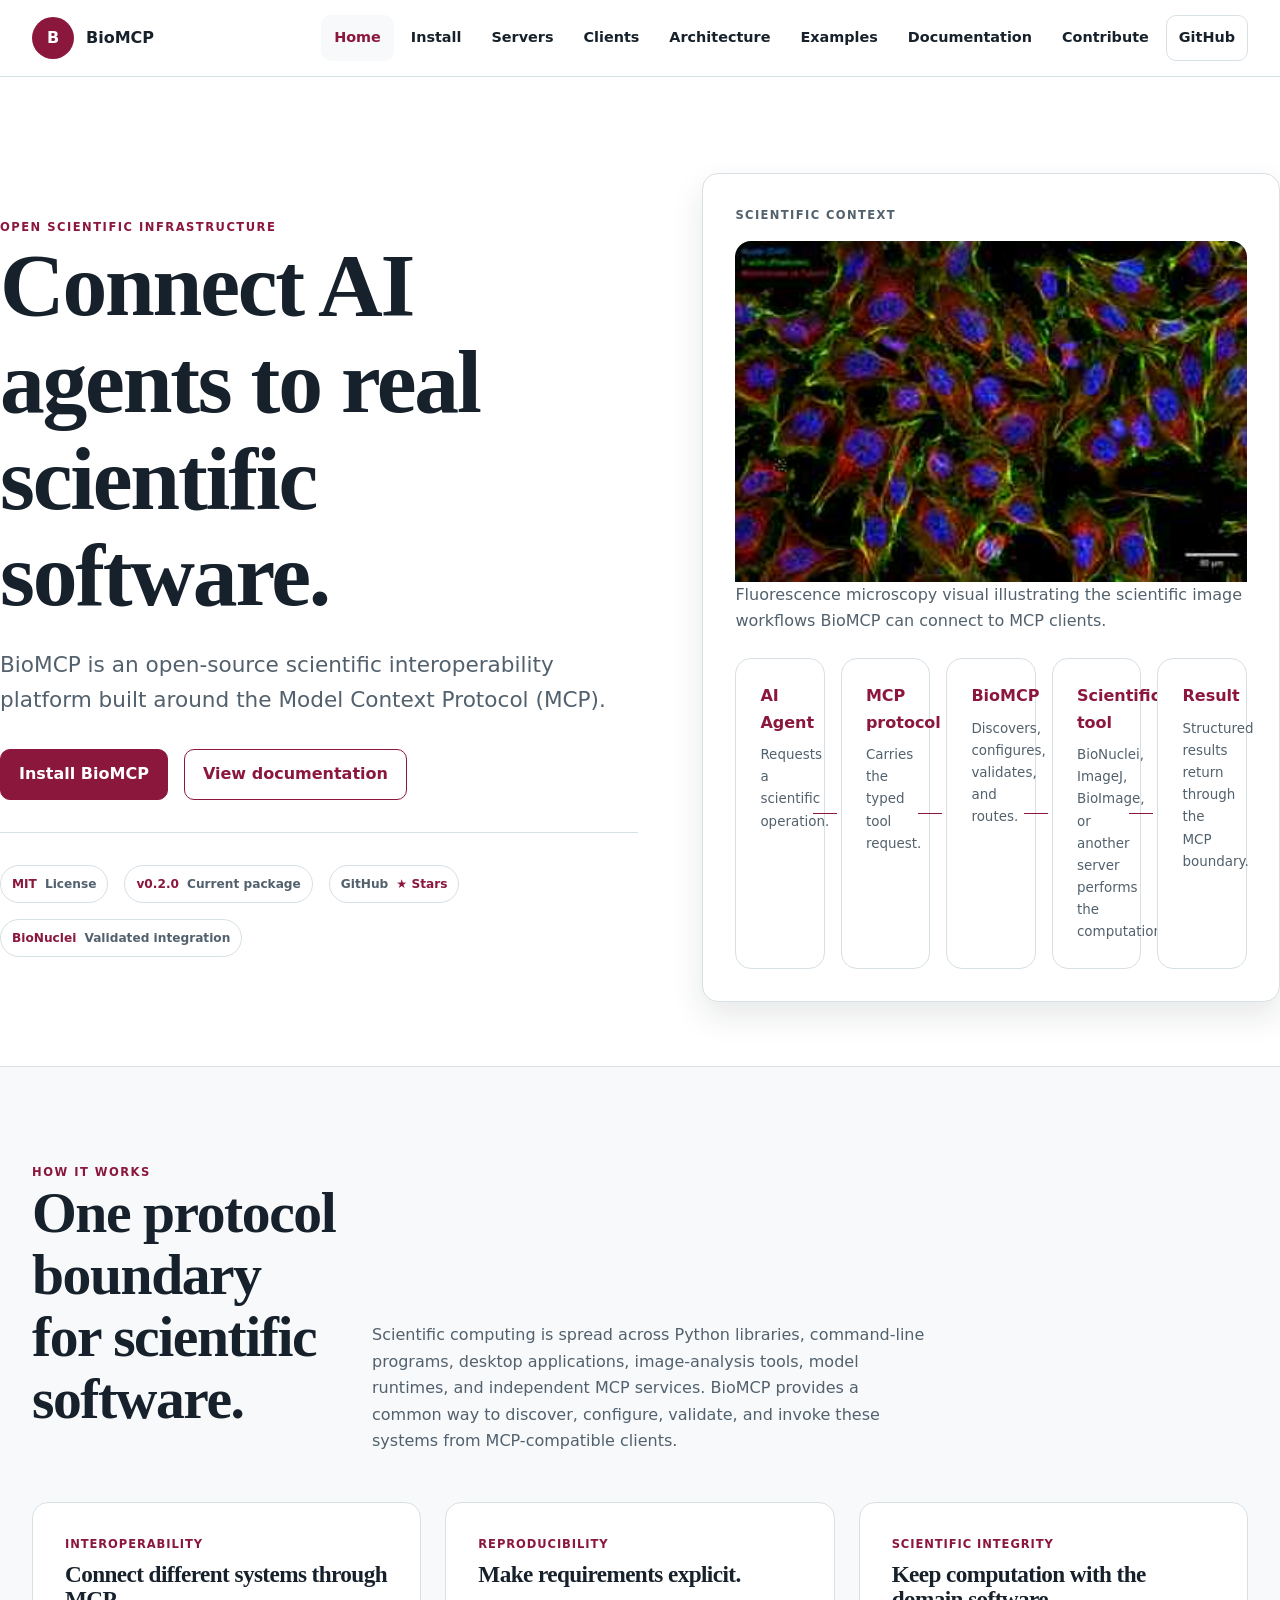
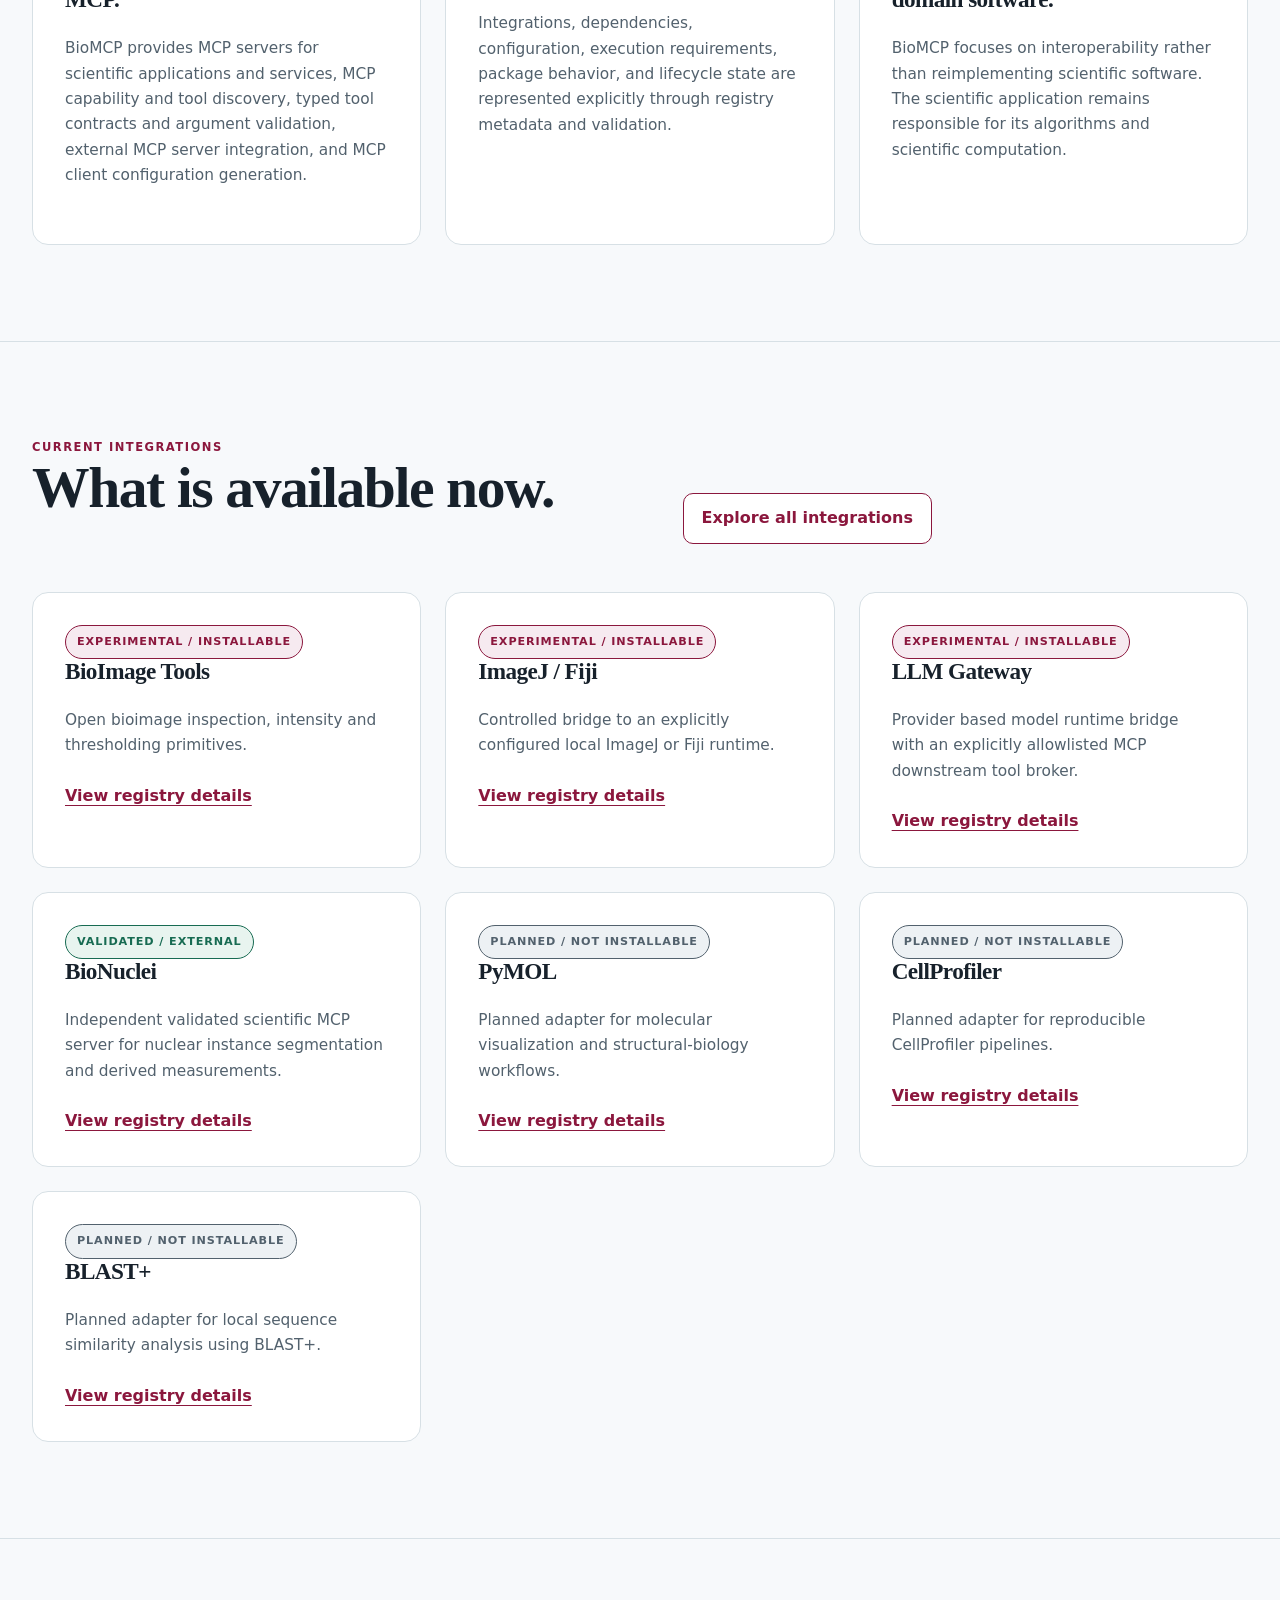
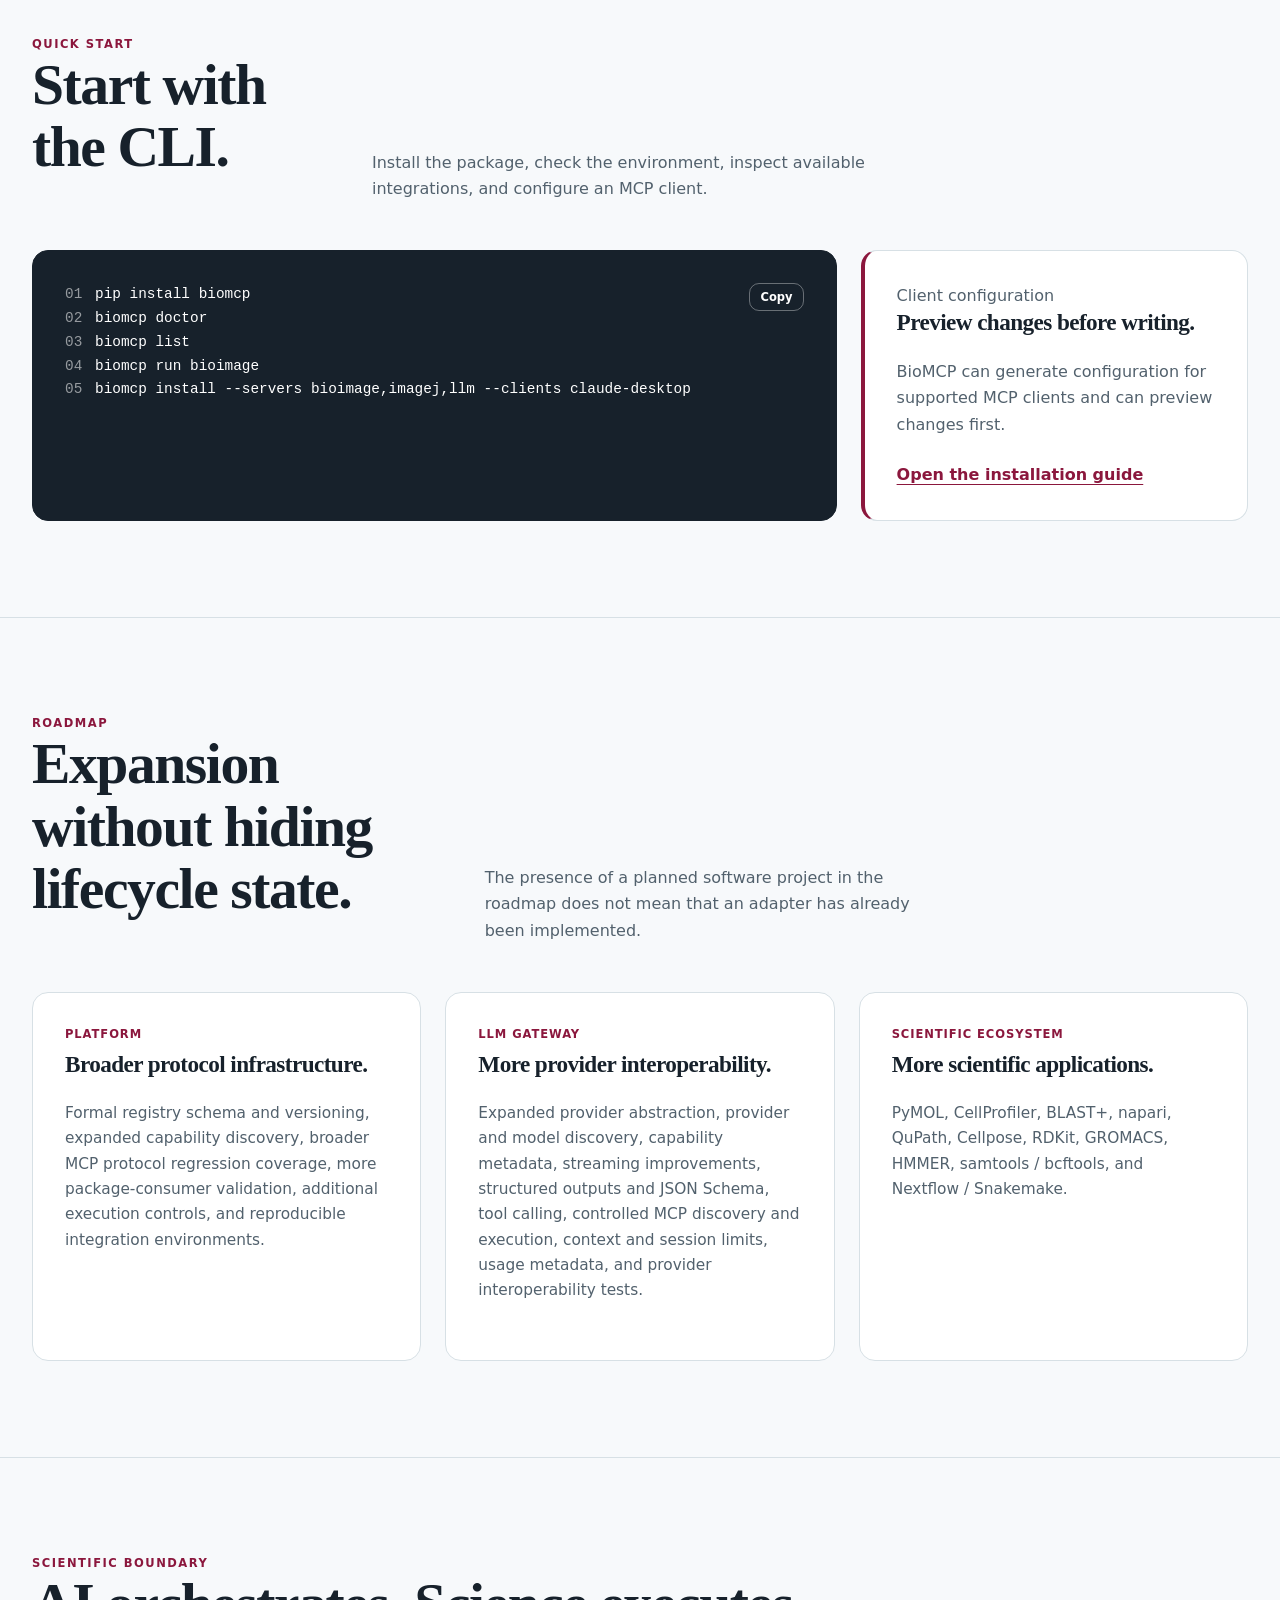
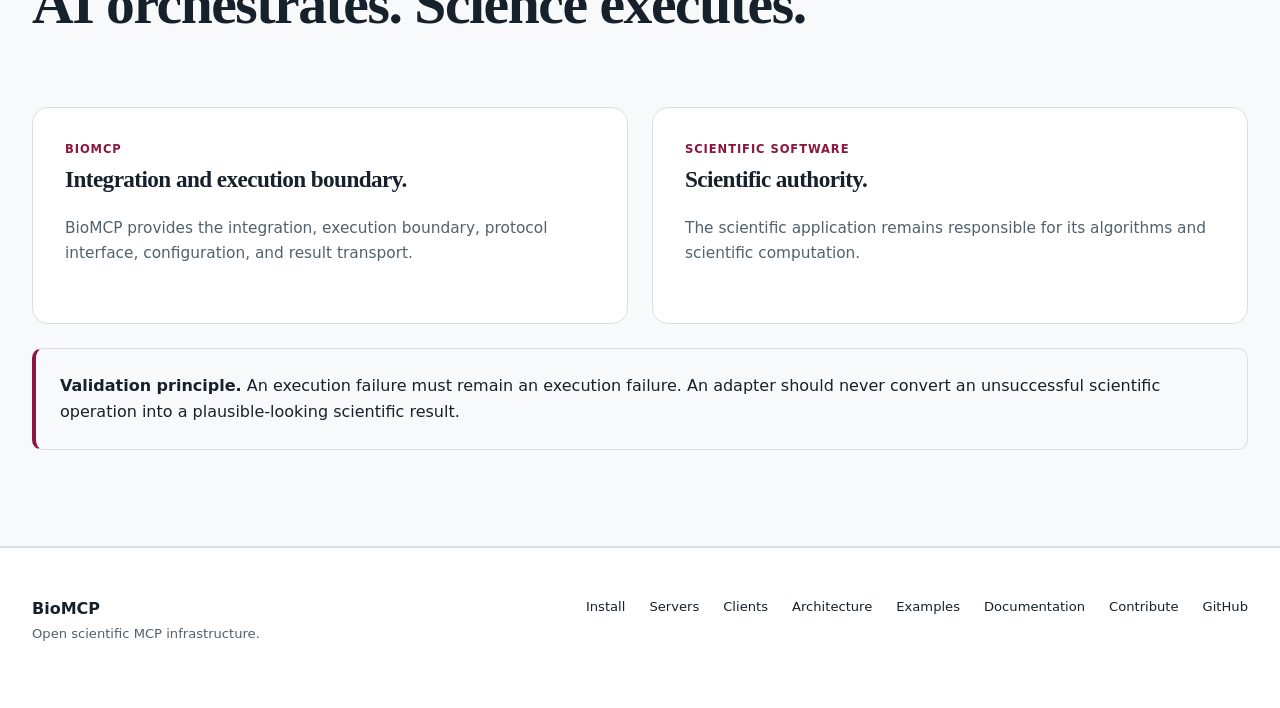
<file: docs/index.html>
<!doctype html>
<html lang="en"><head><meta charset="utf-8"><meta name="viewport" content="width=device-width,initial-scale=1"><meta name="description" content="BioMCP is an open scientific MCP platform connecting AI agents with biology, bioinformatics, bioimaging, and scientific software."><title>BioMCP | Scientific MCP Infrastructure</title><link rel="stylesheet" href="assets/site.css"><script src="assets/site.js" defer></script></head>
<body><header class="site-header"><nav class="nav wrap"><a class="brand" href="index.html"><span class="brand-mark">B</span>BioMCP</a><div class="navlinks"><a aria-current="page" href="index.html">Home</a><a href="install.html">Install</a><a href="servers.html">Servers</a><a href="clients.html">Clients</a><a href="architecture.html">Architecture</a><a href="examples.html">Examples</a><a href="documentation.html">Documentation</a><a href="contributing.html">Contribute</a><a class="nav-github" href="https://github.com/BurhanAbdullah/BioMCP">GitHub</a></div></nav></header>
<main>
<section class="hero"><div class="wrap" style="width:min(var(--max),100%);display:contents"><div class="hero-copy reveal"><div class="eyebrow">Open scientific infrastructure</div><h1>Connect AI agents to real scientific software.</h1><p class="lead">BioMCP is an open-source scientific interoperability platform built around the Model Context Protocol (MCP).</p><div class="actions"><a class="btn primary" href="install.html">Install BioMCP</a><a class="btn secondary" href="documentation.html">View documentation</a></div><div class="trust-strip"><span class="trust-item"><strong>MIT</strong> License</span><span class="trust-item"><strong>v0.2.0</strong> Current package</span><a class="trust-item" href="https://github.com/BurhanAbdullah/BioMCP">GitHub <strong>★ <span id="github-stars">Stars</span></strong></a><a class="trust-item" href="https://burhanabdullah.github.io/BioNuclei-DomainRobust/biomcp.html"><strong>BioNuclei</strong> Validated integration</a></div></div><div class="hero-panel reveal"><div class="panel-label">Scientific context</div><figure class="hero-image" style="margin:0 0 24px;border-radius:16px;overflow:hidden"><img src="assets/bionuclei-microscopy.svg" alt="Fluorescence microscopy visual with blue nuclei, green actin and red microtubules" loading="eager" decoding="async" style="width:100%;height:auto"><figcaption class="caption">Fluorescence microscopy visual illustrating the scientific image workflows BioMCP can connect to MCP clients.</figcaption></figure><div class="architecture-flow"><div class="flow-node"><strong>AI Agent</strong><p>Requests a scientific operation.</p></div><div class="flow-node"><strong>MCP protocol</strong><p>Carries the typed tool request.</p></div><div class="flow-node"><strong>BioMCP</strong><p>Discovers, configures, validates, and routes.</p></div><div class="flow-node"><strong>Scientific tool</strong><p>BioNuclei, ImageJ, BioImage, or another server performs the computation.</p></div><div class="flow-node"><strong>Result</strong><p>Structured results return through the MCP boundary.</p></div></div></div></div></section>
<section class="section"><div class="wrap"><div class="section-head reveal"><div><div class="eyebrow">How it works</div><h2>One protocol boundary for scientific software.</h2></div><p>Scientific computing is spread across Python libraries, command-line programs, desktop applications, image-analysis tools, model runtimes, and independent MCP services. BioMCP provides a common way to discover, configure, validate, and invoke these systems from MCP-compatible clients.</p></div><div class="grid3"><article class="card reveal"><div class="meta">Interoperability</div><h3>Connect different systems through MCP.</h3><p>BioMCP provides MCP servers for scientific applications and services, MCP capability and tool discovery, typed tool contracts and argument validation, external MCP server integration, and MCP client configuration generation.</p></article><article class="card reveal"><div class="meta">Reproducibility</div><h3>Make requirements explicit.</h3><p>Integrations, dependencies, configuration, execution requirements, package behavior, and lifecycle state are represented explicitly through registry metadata and validation.</p></article><article class="card reveal"><div class="meta">Scientific integrity</div><h3>Keep computation with the domain software.</h3><p>BioMCP focuses on interoperability rather than reimplementing scientific software. The scientific application remains responsible for its algorithms and scientific computation.</p></article></div></div></section>
<section class="section"><div class="wrap"><div class="section-head reveal"><div><div class="eyebrow">Current integrations</div><h2>What is available now.</h2></div><a class="btn secondary" href="servers.html">Explore all integrations</a></div><div class="grid3" id="home-server-grid" aria-live="polite"><p class="small">Loading the current registry.</p></div></div></section>
<section class="section"><div class="wrap"><div class="section-head reveal"><div><div class="eyebrow">Quick start</div><h2>Start with the CLI.</h2></div><p>Install the package, check the environment, inspect available integrations, and configure an MCP client.</p></div><div class="quickstart-grid"><div class="code reveal" id="quickstart-code"><button class="code-copy" type="button" data-copy="#quickstart-code" aria-label="Copy the quick start commands">Copy</button><span class="code-line"><span class="code-index">01</span><span class="command">pip install biomcp</span></span><span class="code-line"><span class="code-index">02</span><span class="command">biomcp doctor</span></span><span class="code-line"><span class="code-index">03</span><span class="command">biomcp list</span></span><span class="code-line"><span class="code-index">04</span><span class="command">biomcp run bioimage</span></span><span class="code-line"><span class="code-index">05</span><span class="command">biomcp install --servers bioimage,imagej,llm --clients claude-desktop</span></span></div><div class="quickstart-note reveal"><div class="meta">Client configuration</div><h3>Preview changes before writing.</h3><p>BioMCP can generate configuration for supported MCP clients and can preview changes first.</p><a class="text-link" href="install.html">Open the installation guide</a></div></div></div></section>
<section class="section"><div class="wrap"><div class="section-head reveal"><div><div class="eyebrow">Roadmap</div><h2>Expansion without hiding lifecycle state.</h2></div><p>The presence of a planned software project in the roadmap does not mean that an adapter has already been implemented.</p></div><div class="roadmap-grid"><article class="card roadmap-card reveal"><div class="meta">Platform</div><h3>Broader protocol infrastructure.</h3><p>Formal registry schema and versioning, expanded capability discovery, broader MCP protocol regression coverage, more package-consumer validation, additional execution controls, and reproducible integration environments.</p></article><article class="card roadmap-card reveal"><div class="meta">LLM Gateway</div><h3>More provider interoperability.</h3><p>Expanded provider abstraction, provider and model discovery, capability metadata, streaming improvements, structured outputs and JSON Schema, tool calling, controlled MCP discovery and execution, context and session limits, usage metadata, and provider interoperability tests.</p></article><article class="card roadmap-card reveal"><div class="meta">Scientific ecosystem</div><h3>More scientific applications.</h3><p>PyMOL, CellProfiler, BLAST+, napari, QuPath, Cellpose, RDKit, GROMACS, HMMER, samtools / bcftools, and Nextflow / Snakemake.</p></article></div></div></section>
<section class="section"><div class="wrap"><div class="section-head reveal"><div><div class="eyebrow">Scientific boundary</div><h2>AI orchestrates. Science executes.</h2></div></div><div class="grid2"><article class="card reveal"><div class="meta">BioMCP</div><h3>Integration and execution boundary.</h3><p>BioMCP provides the integration, execution boundary, protocol interface, configuration, and result transport.</p></article><article class="card reveal"><div class="meta">Scientific software</div><h3>Scientific authority.</h3><p>The scientific application remains responsible for its algorithms and scientific computation.</p></article></div><div class="note reveal" style="margin-top:var(--space-4)"><strong>Validation principle.</strong> An execution failure must remain an execution failure. An adapter should never convert an unsuccessful scientific operation into a plausible-looking scientific result.</div></div></section>
</main><footer><div class="wrap footer-grid"><div><div class="footer-brand">BioMCP</div><div>Open scientific MCP infrastructure.</div></div><div class="footer-links"><a href="install.html">Install</a><a href="servers.html">Servers</a><a href="clients.html">Clients</a><a href="architecture.html">Architecture</a><a href="examples.html">Examples</a><a href="documentation.html">Documentation</a><a href="contributing.html">Contribute</a><a href="https://github.com/BurhanAbdullah/BioMCP">GitHub</a></div></div></footer></body></html>
</file>
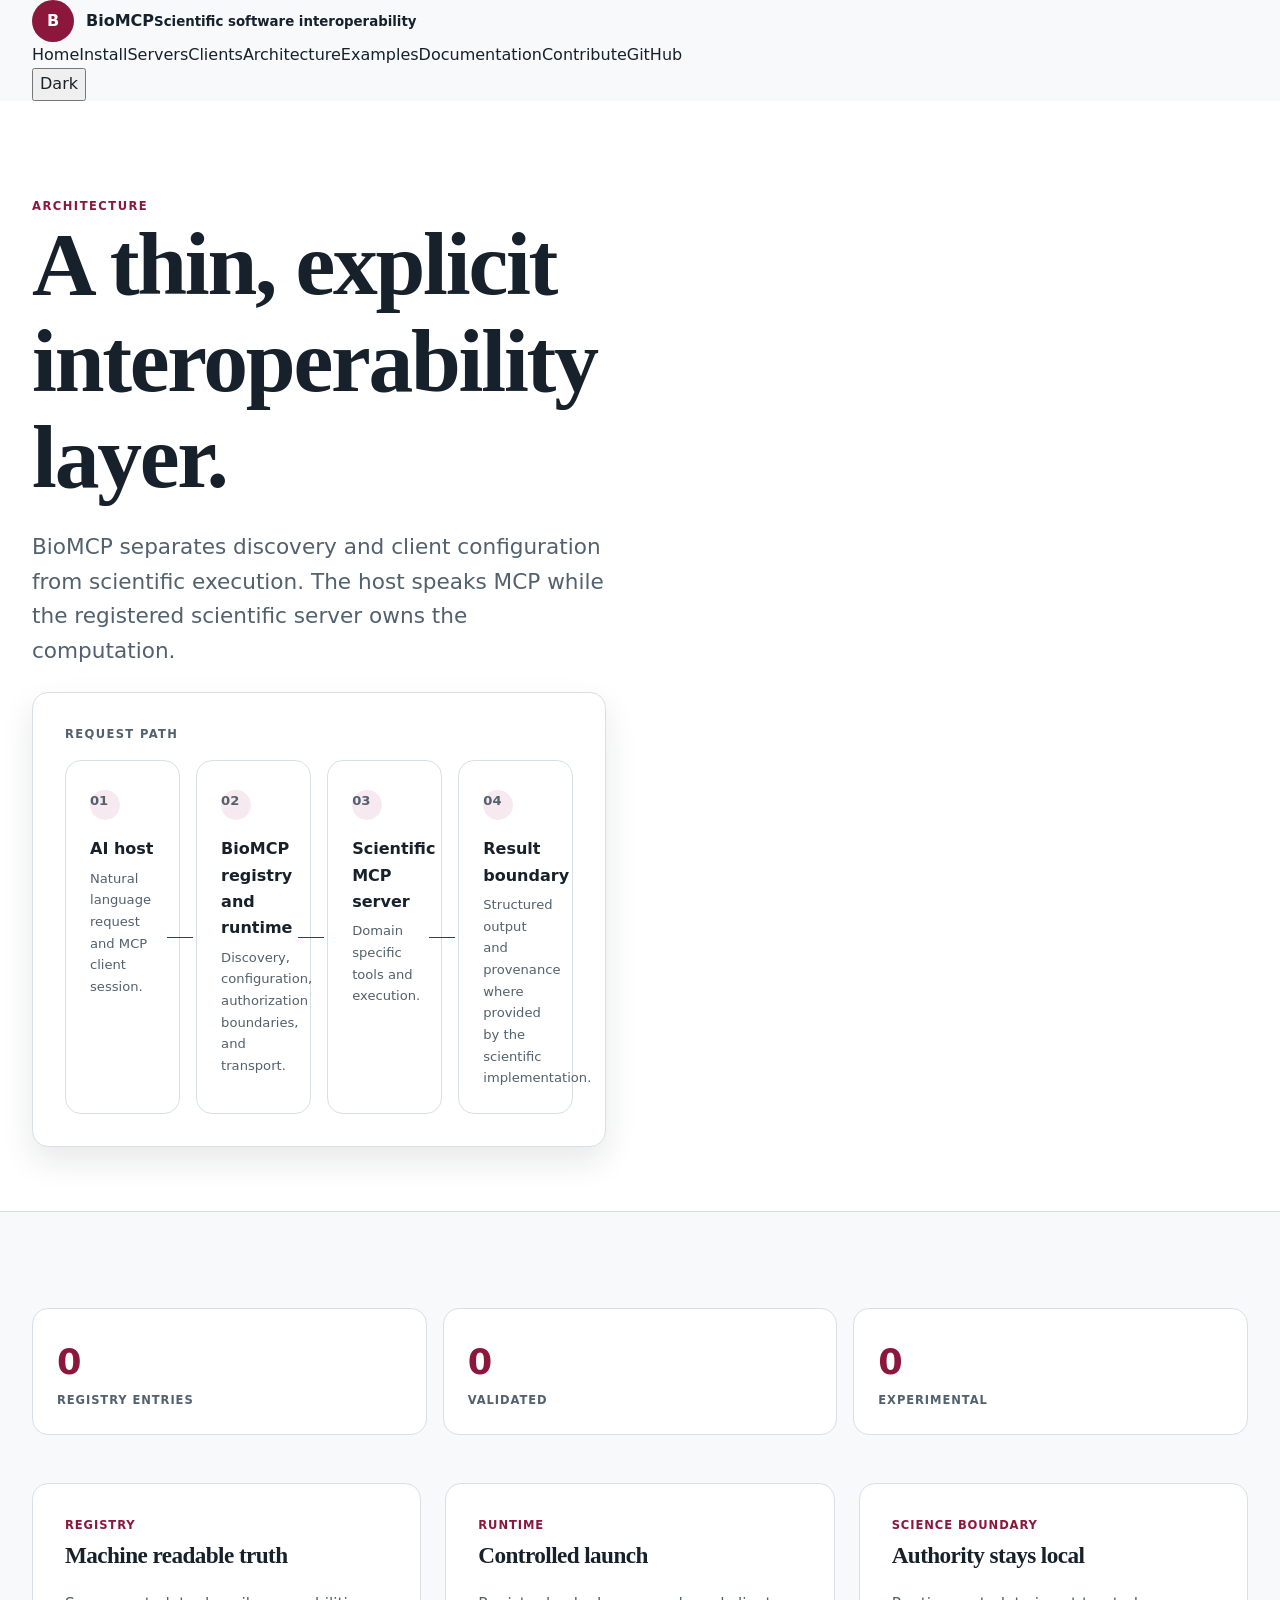
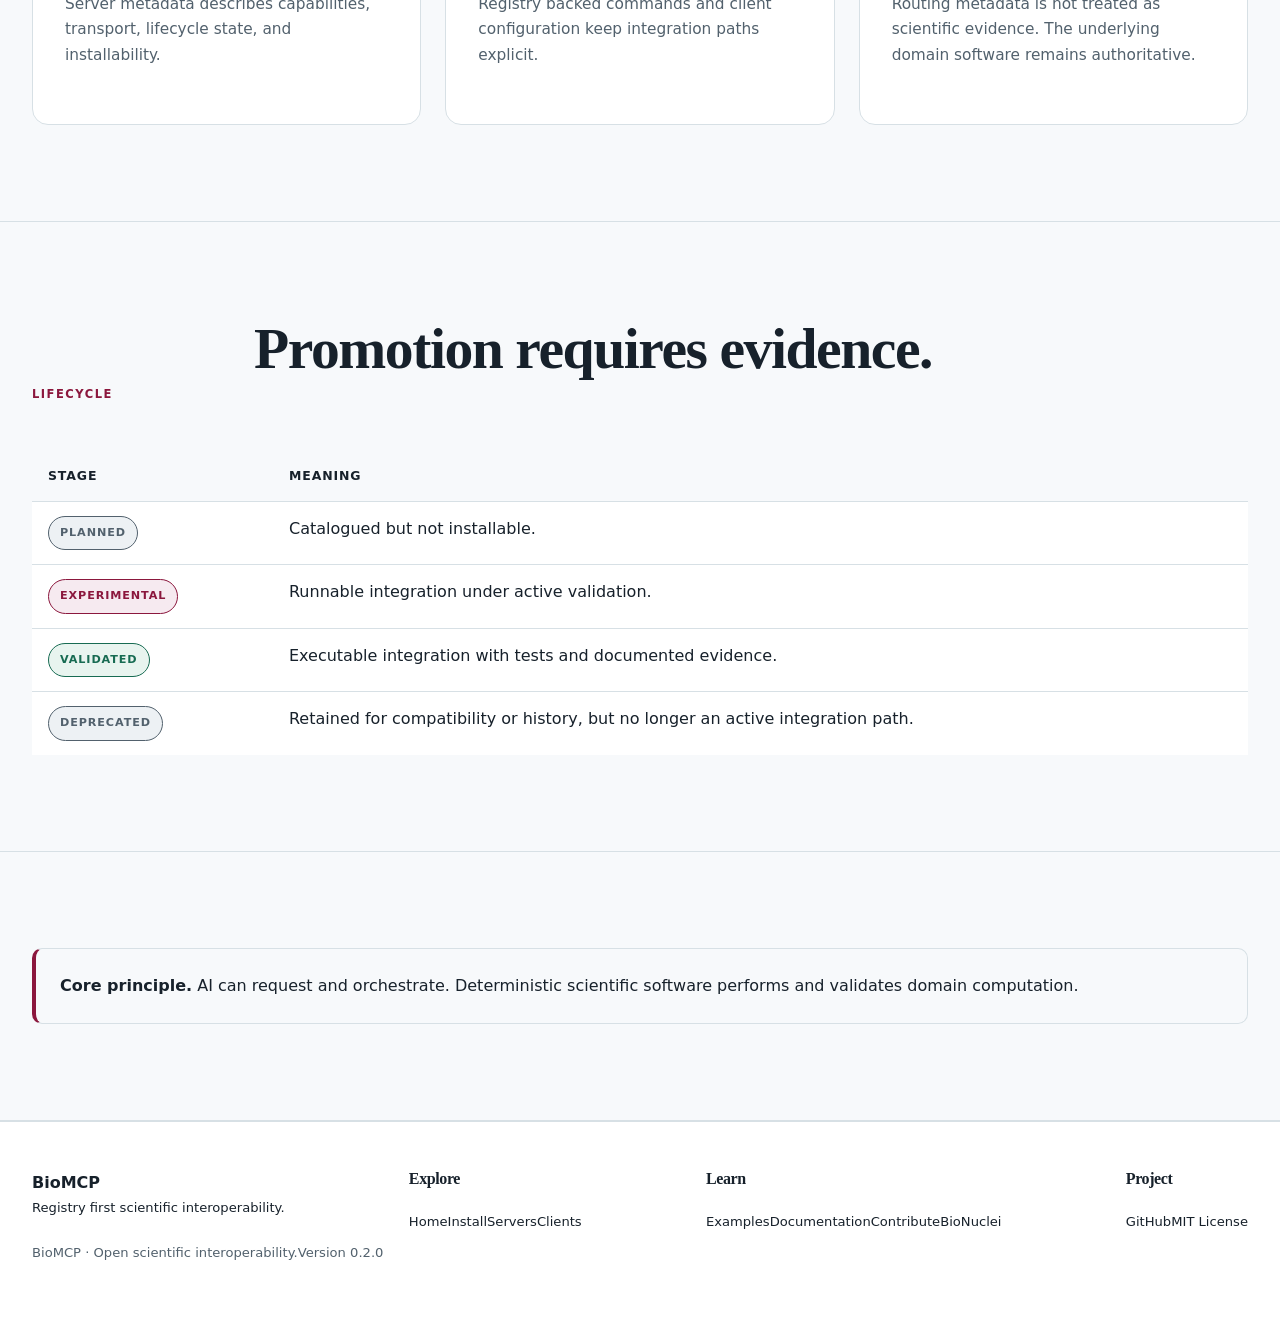
<file: docs/architecture.html>
<!doctype html>
<html lang="en"><head><meta charset="utf-8"><meta name="viewport" content="width=device-width, initial-scale=1"><meta name="description" content="BioMCP architecture and scientific boundary."><title>Architecture | BioMCP</title><link rel="stylesheet" href="assets/site.css"><script src="assets/site.js" defer></script></head>
<body><nav class="site-nav"><div class="wrap nav-inner"><a class="brand" href="index.html"><span class="brand-mark">B</span><span>BioMCP<small>Scientific software interoperability</small></span></a><div class="nav-links"><a href="index.html">Home</a><a href="install.html">Install</a><a href="servers.html">Servers</a><a href="clients.html">Clients</a><a href="architecture.html">Architecture</a><a href="examples.html">Examples</a><a href="documentation.html">Documentation</a><a href="contributing.html">Contribute</a><a class="nav-github" href="https://github.com/BurhanAbdullah/BioMCP">GitHub</a></div><div class="nav-cta"><button class="theme-toggle" data-theme-toggle type="button">Dark</button></div></div></nav>
<main><section class="hero"><div class="wrap hero-grid"><div class="hero-copy reveal"><div class="eyebrow">Architecture</div><h1>A thin, explicit interoperability layer.</h1><p class="lead">BioMCP separates discovery and client configuration from scientific execution. The host speaks MCP while the registered scientific server owns the computation.</p></div><div class="hero-panel reveal"><div class="panel-label">Request path</div><div class="flow"><div class="flow-step"><span class="flow-num">01</span><div><strong>AI host</strong><span>Natural language request and MCP client session.</span></div></div><div class="flow-step"><span class="flow-num">02</span><div><strong>BioMCP registry and runtime</strong><span>Discovery, configuration, authorization boundaries, and transport.</span></div></div><div class="flow-step"><span class="flow-num">03</span><div><strong>Scientific MCP server</strong><span>Domain specific tools and execution.</span></div></div><div class="flow-step"><span class="flow-num">04</span><div><strong>Result boundary</strong><span>Structured output and provenance where provided by the scientific implementation.</span></div></div></div></div></div></section>
<section class="section"><div class="wrap"><div class="stats"><div class="stat-card reveal"><div class="stat" id="registry-total">0</div><div class="stat-label">Registry entries</div></div><div class="stat-card reveal"><div class="stat" id="registry-validated">0</div><div class="stat-label">Validated</div></div><div class="stat-card reveal"><div class="stat" id="registry-experimental">0</div><div class="stat-label">Experimental</div></div></div><div class="grid3"><article class="card reveal"><div class="meta">Registry</div><h3>Machine readable truth</h3><p>Server metadata describes capabilities, transport, lifecycle state, and installability.</p></article><article class="card reveal"><div class="meta">Runtime</div><h3>Controlled launch</h3><p>Registry backed commands and client configuration keep integration paths explicit.</p></article><article class="card reveal"><div class="meta">Science boundary</div><h3>Authority stays local</h3><p>Routing metadata is not treated as scientific evidence. The underlying domain software remains authoritative.</p></article></div></div></section>
<section class="section alt"><div class="wrap reveal"><div class="section-head"><div class="eyebrow">Lifecycle</div><h2>Promotion requires evidence.</h2></div><table><thead><tr><th>Stage</th><th>Meaning</th></tr></thead><tbody><tr><td><span class="status planned">Planned</span></td><td>Catalogued but not installable.</td></tr><tr><td><span class="status experimental">Experimental</span></td><td>Runnable integration under active validation.</td></tr><tr><td><span class="status validated">Validated</span></td><td>Executable integration with tests and documented evidence.</td></tr><tr><td><span class="status planned">Deprecated</span></td><td>Retained for compatibility or history, but no longer an active integration path.</td></tr></tbody></table></div></section>
<section class="section"><div class="wrap reveal"><div class="note"><strong>Core principle.</strong> AI can request and orchestrate. Deterministic scientific software performs and validates domain computation.</div></div></section></main>
<footer><div class="wrap"><div class="footer-grid"><div><div class="footer-brand">BioMCP</div><p>Registry first scientific interoperability.</p></div><div><h4>Explore</h4><a href="index.html">Home</a><a href="install.html">Install</a><a href="servers.html">Servers</a><a href="clients.html">Clients</a></div><div><h4>Learn</h4><a href="examples.html">Examples</a><a href="documentation.html">Documentation</a><a href="contributing.html">Contribute</a><a href="https://burhanabdullah.github.io/BioNuclei-DomainRobust/biomcp.html">BioNuclei</a></div><div><h4>Project</h4><a href="https://github.com/BurhanAbdullah/BioMCP">GitHub</a><a href="LICENSE">MIT License</a></div></div><div class="footer-bottom"><span>BioMCP · Open scientific interoperability.</span><span>Version 0.2.0</span></div></div></footer></body></html>
</file>
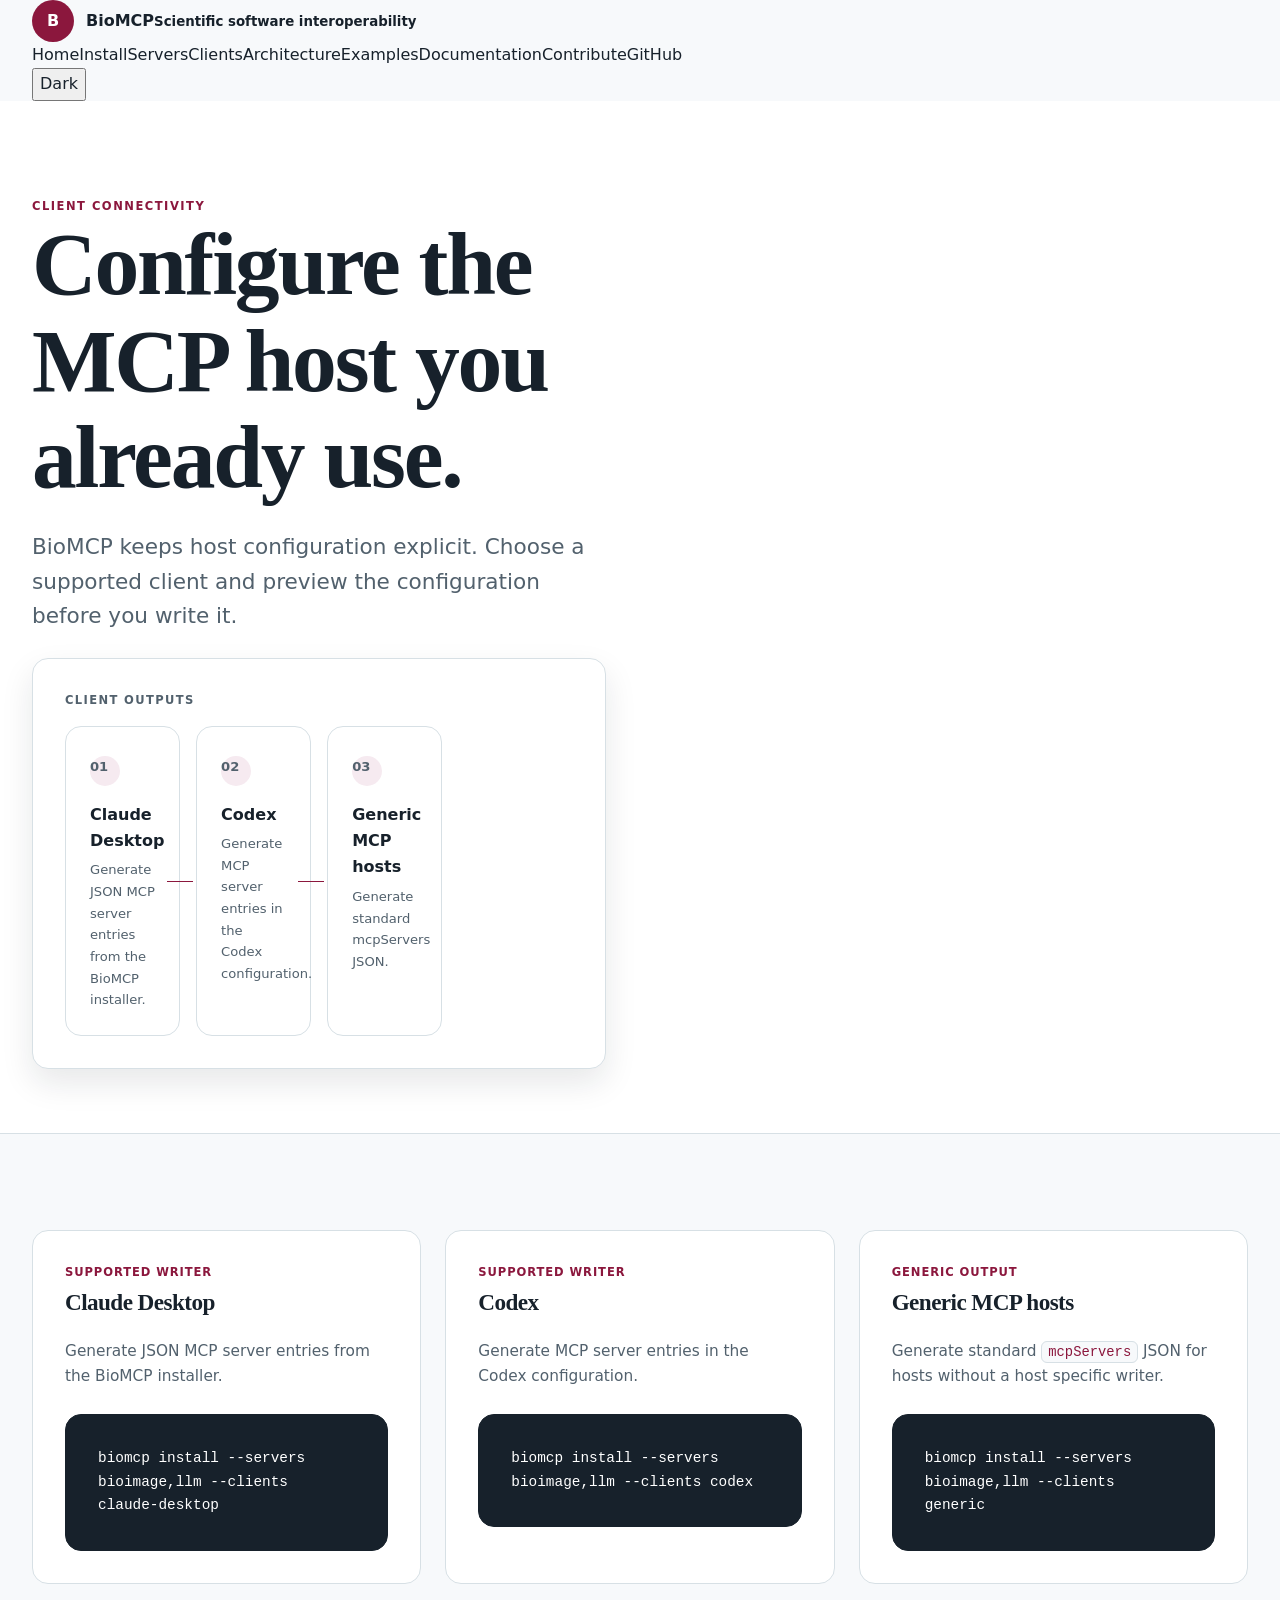
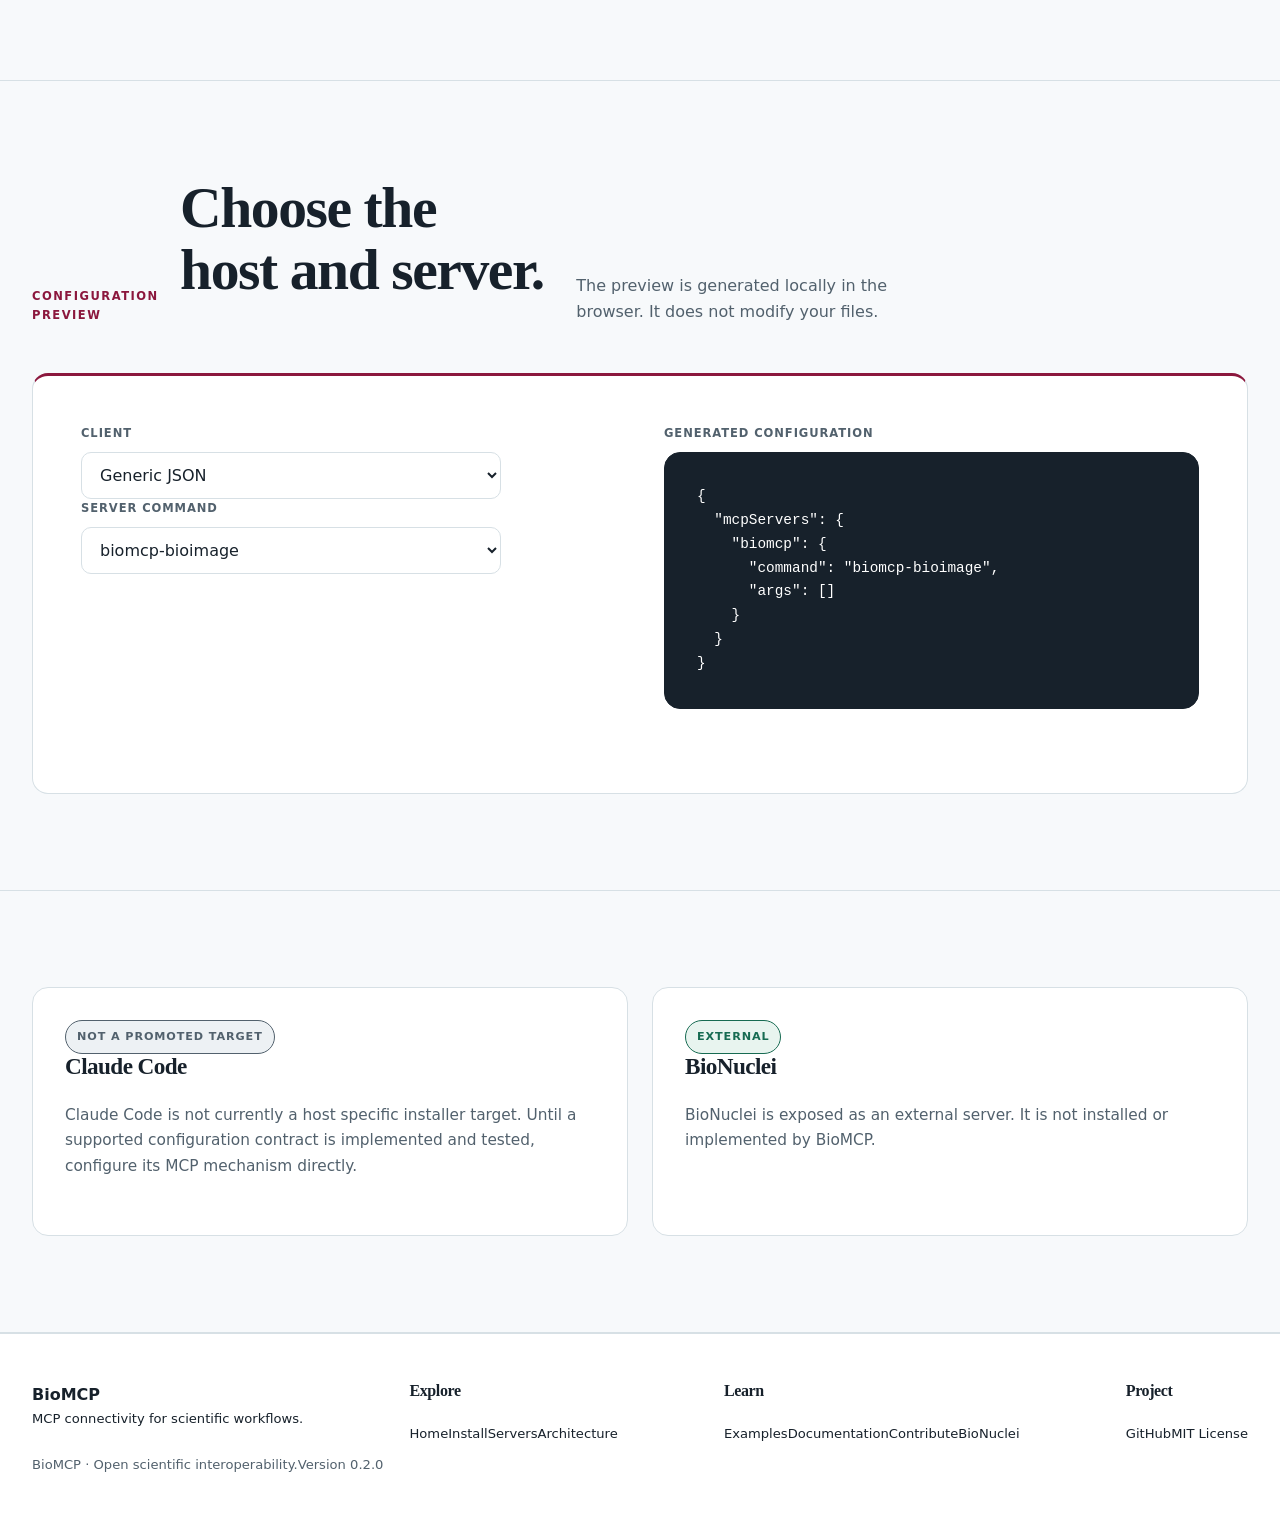
<file: docs/clients.html>
<!doctype html>
<html lang="en"><head><meta charset="utf-8"><meta name="viewport" content="width=device-width, initial-scale=1"><meta name="description" content="Connect BioMCP to supported MCP clients."><title>Clients | BioMCP</title><link rel="stylesheet" href="assets/site.css"><script src="assets/site.js" defer></script></head>
<body><nav class="site-nav"><div class="wrap nav-inner"><a class="brand" href="index.html"><span class="brand-mark">B</span><span>BioMCP<small>Scientific software interoperability</small></span></a><div class="nav-links"><a href="index.html">Home</a><a href="install.html">Install</a><a href="servers.html">Servers</a><a href="clients.html">Clients</a><a href="architecture.html">Architecture</a><a href="examples.html">Examples</a><a href="documentation.html">Documentation</a><a href="contributing.html">Contribute</a><a class="nav-github" href="https://github.com/BurhanAbdullah/BioMCP">GitHub</a></div><div class="nav-cta"><button class="theme-toggle" data-theme-toggle type="button">Dark</button></div></div></nav>
<main><section class="hero"><div class="wrap hero-grid"><div class="hero-copy reveal"><div class="eyebrow">Client connectivity</div><h1>Configure the MCP host you already use.</h1><p class="lead">BioMCP keeps host configuration explicit. Choose a supported client and preview the configuration before you write it.</p></div><div class="hero-panel reveal"><div class="panel-label">Client outputs</div><div class="flow"><div class="flow-step"><span class="flow-num">01</span><div><strong>Claude Desktop</strong><span>Generate JSON MCP server entries from the BioMCP installer.</span></div></div><div class="flow-step"><span class="flow-num">02</span><div><strong>Codex</strong><span>Generate MCP server entries in the Codex configuration.</span></div></div><div class="flow-step"><span class="flow-num">03</span><div><strong>Generic MCP hosts</strong><span>Generate standard mcpServers JSON.</span></div></div></div></div></div></section>
<section class="section"><div class="wrap"><div class="grid3"><article class="card reveal"><div class="meta">Supported writer</div><h3>Claude Desktop</h3><p>Generate JSON MCP server entries from the BioMCP installer.</p><div class="code">biomcp install --servers bioimage,llm --clients claude-desktop</div></article><article class="card reveal"><div class="meta">Supported writer</div><h3>Codex</h3><p>Generate MCP server entries in the Codex configuration.</p><div class="code">biomcp install --servers bioimage,llm --clients codex</div></article><article class="card reveal"><div class="meta">Generic output</div><h3>Generic MCP hosts</h3><p>Generate standard <span class="code-inline">mcpServers</span> JSON for hosts without a host specific writer.</p><div class="code">biomcp install --servers bioimage,llm --clients generic</div></article></div></div></section>
<section class="section alt"><div class="wrap"><div class="section-head reveal"><div class="eyebrow">Configuration preview</div><h2>Choose the host and server.</h2><p class="intro">The preview is generated locally in the browser. It does not modify your files.</p></div><div class="builder reveal" id="client-builder"><div class="builder-grid"><div><label class="builder-label" for="client-choice">Client</label><select class="select" id="client-choice" data-client-choice><option value="generic">Generic JSON</option><option value="claude-desktop">Claude Desktop</option><option value="codex">Codex</option></select><label class="builder-label" for="client-server">Server command</label><select class="select" id="client-server" data-client-server><option value="biomcp-bioimage">biomcp-bioimage</option><option value="biomcp-imagej">biomcp-imagej</option><option value="biomcp-llm">biomcp-llm</option></select></div><div><div class="builder-label">Generated configuration</div><div class="code" id="client-preview">Loading.</div><button class="code-copy" data-copy="#client-preview" type="button">Copy</button></div></div></div></div></section>
<section class="section"><div class="wrap"><div class="grid2"><article class="card reveal"><span class="status planned">Not a promoted target</span><h3>Claude Code</h3><p>Claude Code is not currently a host specific installer target. Until a supported configuration contract is implemented and tested, configure its MCP mechanism directly.</p></article><article class="card reveal"><span class="status validated">External</span><h3>BioNuclei</h3><p>BioNuclei is exposed as an external server. It is not installed or implemented by BioMCP.</p></article></div></div></section></main>
<footer><div class="wrap"><div class="footer-grid"><div><div class="footer-brand">BioMCP</div><p>MCP connectivity for scientific workflows.</p></div><div><h4>Explore</h4><a href="index.html">Home</a><a href="install.html">Install</a><a href="servers.html">Servers</a><a href="architecture.html">Architecture</a></div><div><h4>Learn</h4><a href="examples.html">Examples</a><a href="documentation.html">Documentation</a><a href="contributing.html">Contribute</a><a href="https://burhanabdullah.github.io/BioNuclei-DomainRobust/biomcp.html">BioNuclei</a></div><div><h4>Project</h4><a href="https://github.com/BurhanAbdullah/BioMCP">GitHub</a><a href="LICENSE">MIT License</a></div></div><div class="footer-bottom"><span>BioMCP · Open scientific interoperability.</span><span>Version 0.2.0</span></div></div></footer></body></html>
</file>
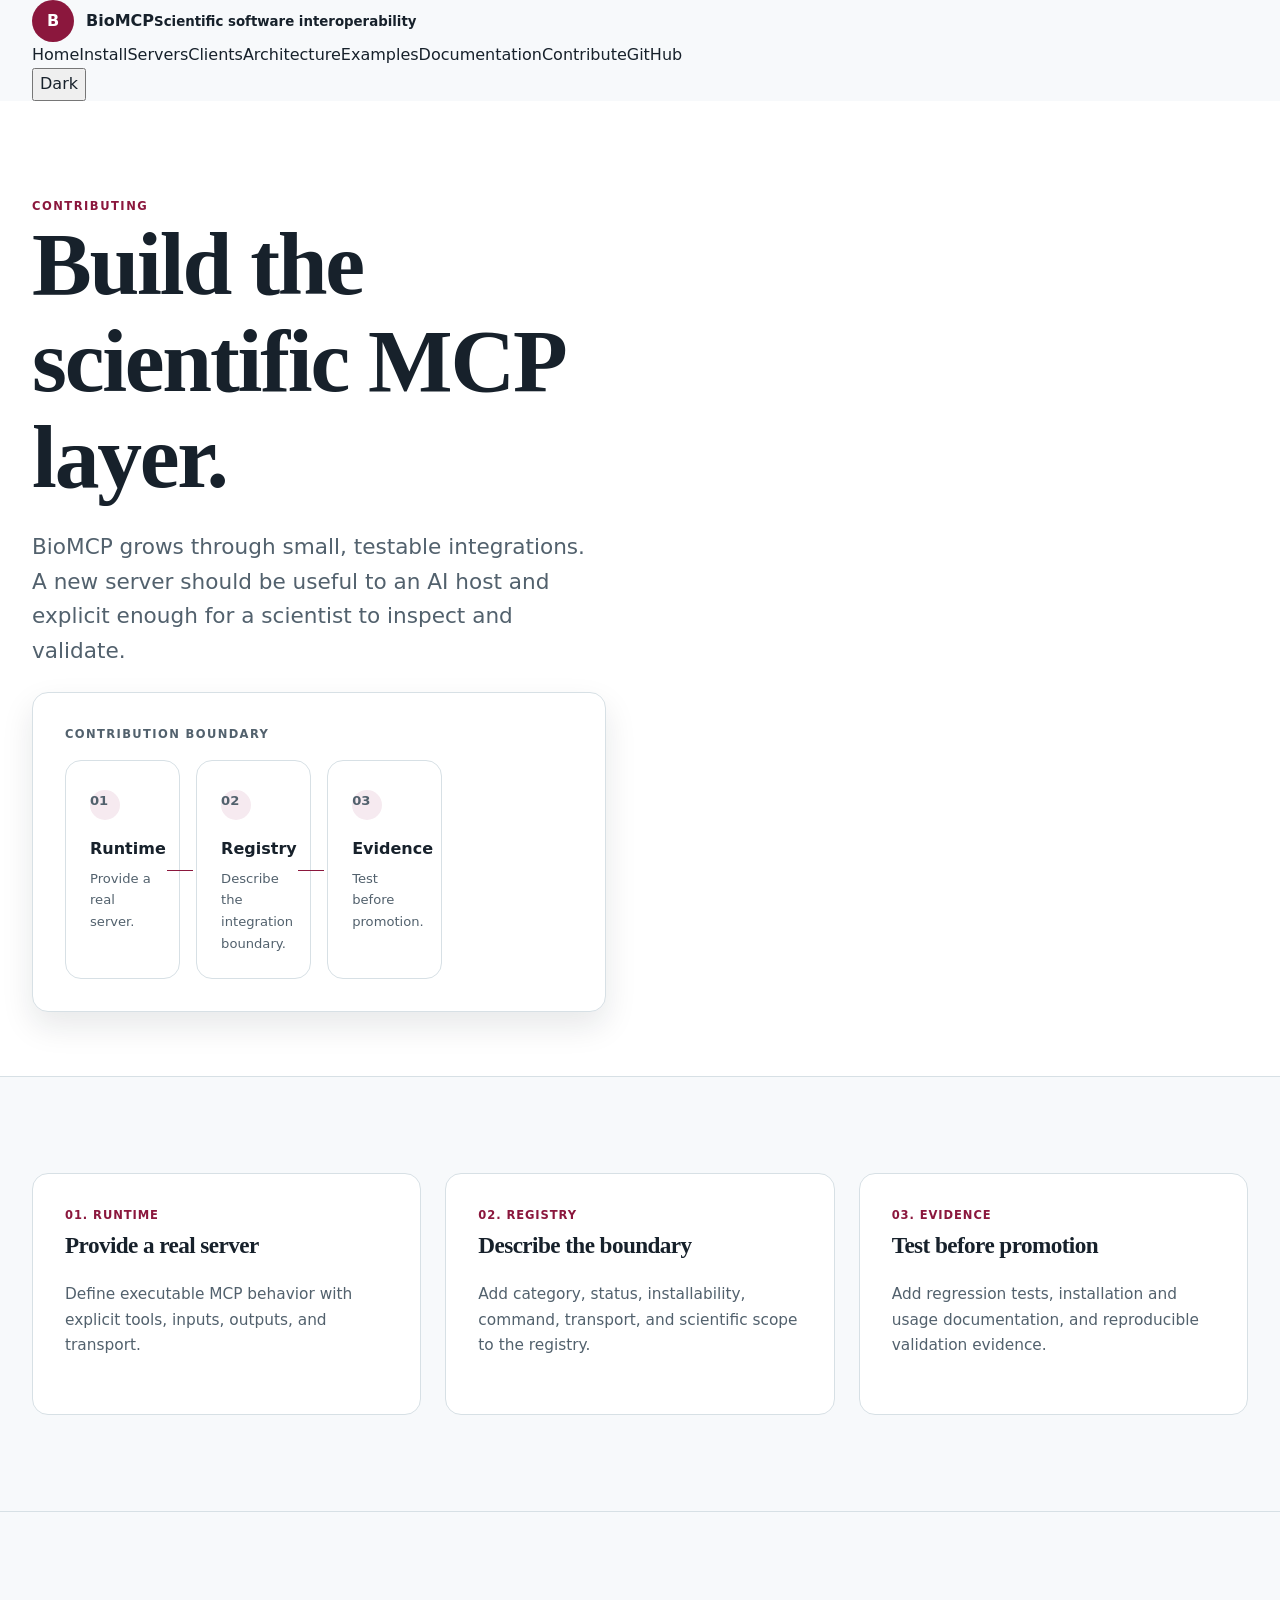
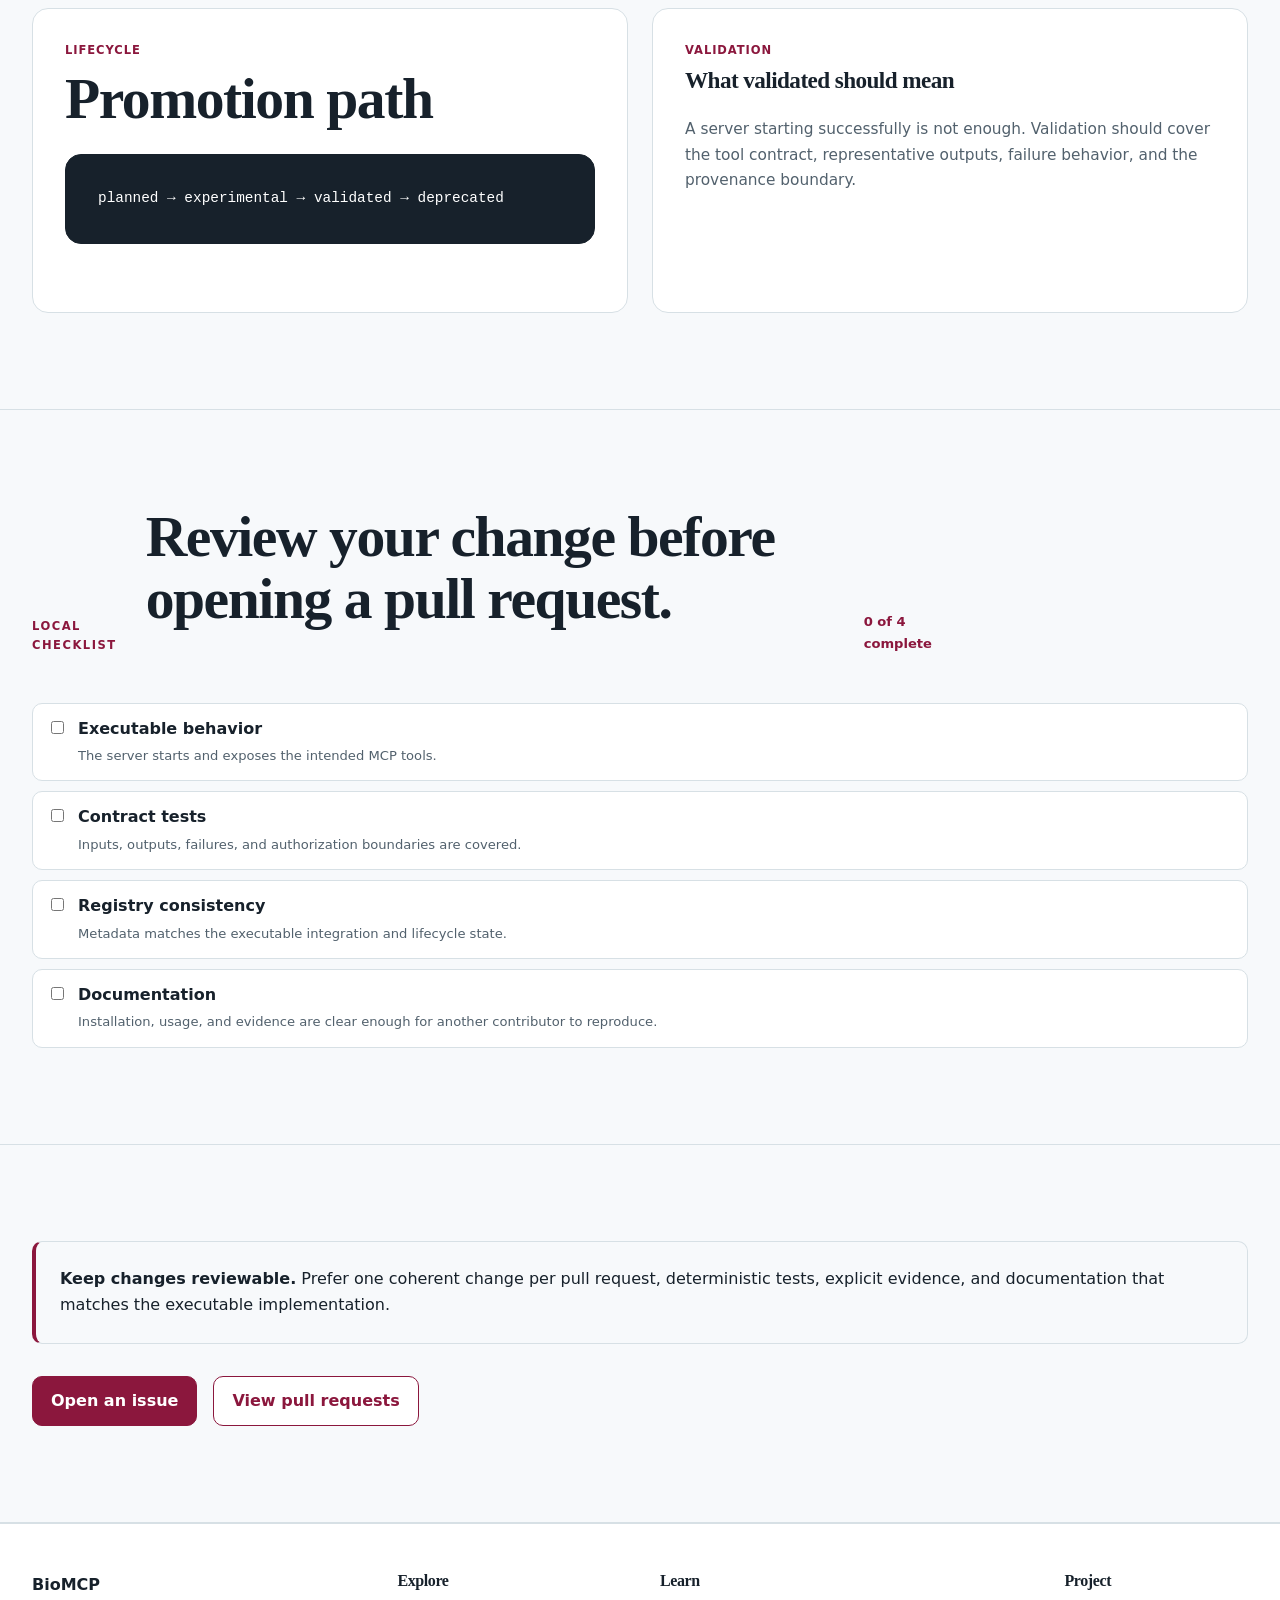
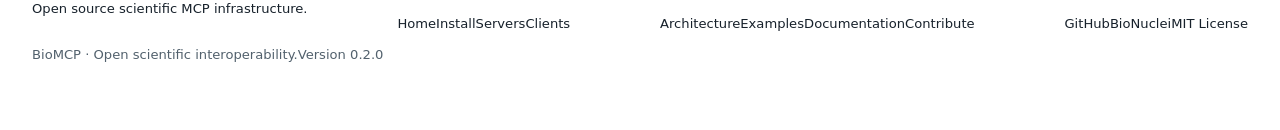
<file: docs/contributing.html>
<!doctype html>
<html lang="en"><head><meta charset="utf-8"><meta name="viewport" content="width=device-width, initial-scale=1"><meta name="description" content="Contribute to BioMCP."><title>Contribute | BioMCP</title><link rel="stylesheet" href="assets/site.css"><script src="assets/site.js" defer></script></head>
<body><nav class="site-nav"><div class="wrap nav-inner"><a class="brand" href="index.html"><span class="brand-mark">B</span><span>BioMCP<small>Scientific software interoperability</small></span></a><div class="nav-links"><a href="index.html">Home</a><a href="install.html">Install</a><a href="servers.html">Servers</a><a href="clients.html">Clients</a><a href="architecture.html">Architecture</a><a href="examples.html">Examples</a><a href="documentation.html">Documentation</a><a href="contributing.html">Contribute</a><a class="nav-github" href="https://github.com/BurhanAbdullah/BioMCP">GitHub</a></div><div class="nav-cta"><button class="theme-toggle" data-theme-toggle type="button">Dark</button></div></div></nav>
<main><section class="hero"><div class="wrap hero-grid"><div class="hero-copy reveal"><div class="eyebrow">Contributing</div><h1>Build the scientific MCP layer.</h1><p class="lead">BioMCP grows through small, testable integrations. A new server should be useful to an AI host and explicit enough for a scientist to inspect and validate.</p></div><div class="hero-panel reveal"><div class="panel-label">Contribution boundary</div><div class="flow"><div class="flow-step"><span class="flow-num">01</span><div><strong>Runtime</strong><span>Provide a real server.</span></div></div><div class="flow-step"><span class="flow-num">02</span><div><strong>Registry</strong><span>Describe the integration boundary.</span></div></div><div class="flow-step"><span class="flow-num">03</span><div><strong>Evidence</strong><span>Test before promotion.</span></div></div></div></div></div></section>
<section class="section"><div class="wrap"><div class="grid3"><article class="card reveal"><div class="meta">01. Runtime</div><h3>Provide a real server</h3><p>Define executable MCP behavior with explicit tools, inputs, outputs, and transport.</p></article><article class="card reveal"><div class="meta">02. Registry</div><h3>Describe the boundary</h3><p>Add category, status, installability, command, transport, and scientific scope to the registry.</p></article><article class="card reveal"><div class="meta">03. Evidence</div><h3>Test before promotion</h3><p>Add regression tests, installation and usage documentation, and reproducible validation evidence.</p></article></div></div></section>
<section class="section alt"><div class="wrap"><div class="grid2"><article class="card reveal"><div class="meta">Lifecycle</div><h2>Promotion path</h2><div class="code" id="lifecycle-code">planned → experimental → validated → deprecated</div><button class="code-copy" data-copy="#lifecycle-code" type="button">Copy</button></article><article class="card reveal"><div class="meta">Validation</div><h3>What validated should mean</h3><p>A server starting successfully is not enough. Validation should cover the tool contract, representative outputs, failure behavior, and the provenance boundary.</p></article></div></div></section>
<section class="section"><div class="wrap"><div class="section-head reveal"><div class="eyebrow">Local checklist</div><h2>Review your change before opening a pull request.</h2><span class="progress" id="checklist-count">0 of 4 complete</span></div><div class="checklist reveal" id="contributor-checklist"><label class="check-item"><input type="checkbox"><span><strong>Executable behavior</strong><br><span class="small">The server starts and exposes the intended MCP tools.</span></span></label><label class="check-item"><input type="checkbox"><span><strong>Contract tests</strong><br><span class="small">Inputs, outputs, failures, and authorization boundaries are covered.</span></span></label><label class="check-item"><input type="checkbox"><span><strong>Registry consistency</strong><br><span class="small">Metadata matches the executable integration and lifecycle state.</span></span></label><label class="check-item"><input type="checkbox"><span><strong>Documentation</strong><br><span class="small">Installation, usage, and evidence are clear enough for another contributor to reproduce.</span></span></label></div></div></section>
<section class="section"><div class="wrap reveal"><div class="note"><strong>Keep changes reviewable.</strong> Prefer one coherent change per pull request, deterministic tests, explicit evidence, and documentation that matches the executable implementation.</div><div class="actions"><a class="btn primary" href="https://github.com/BurhanAbdullah/BioMCP/issues">Open an issue</a><a class="btn" href="https://github.com/BurhanAbdullah/BioMCP/pulls">View pull requests</a></div></div></section></main>
<footer><div class="wrap"><div class="footer-grid"><div><div class="footer-brand">BioMCP</div><p>Open source scientific MCP infrastructure.</p></div><div><h4>Explore</h4><a href="index.html">Home</a><a href="install.html">Install</a><a href="servers.html">Servers</a><a href="clients.html">Clients</a></div><div><h4>Learn</h4><a href="architecture.html">Architecture</a><a href="examples.html">Examples</a><a href="documentation.html">Documentation</a><a href="contributing.html">Contribute</a></div><div><h4>Project</h4><a href="https://github.com/BurhanAbdullah/BioMCP">GitHub</a><a href="https://burhanabdullah.github.io/BioNuclei-DomainRobust/biomcp.html">BioNuclei</a><a href="LICENSE">MIT License</a></div></div><div class="footer-bottom"><span>BioMCP · Open scientific interoperability.</span><span>Version 0.2.0</span></div></div></footer></body></html>
</file>
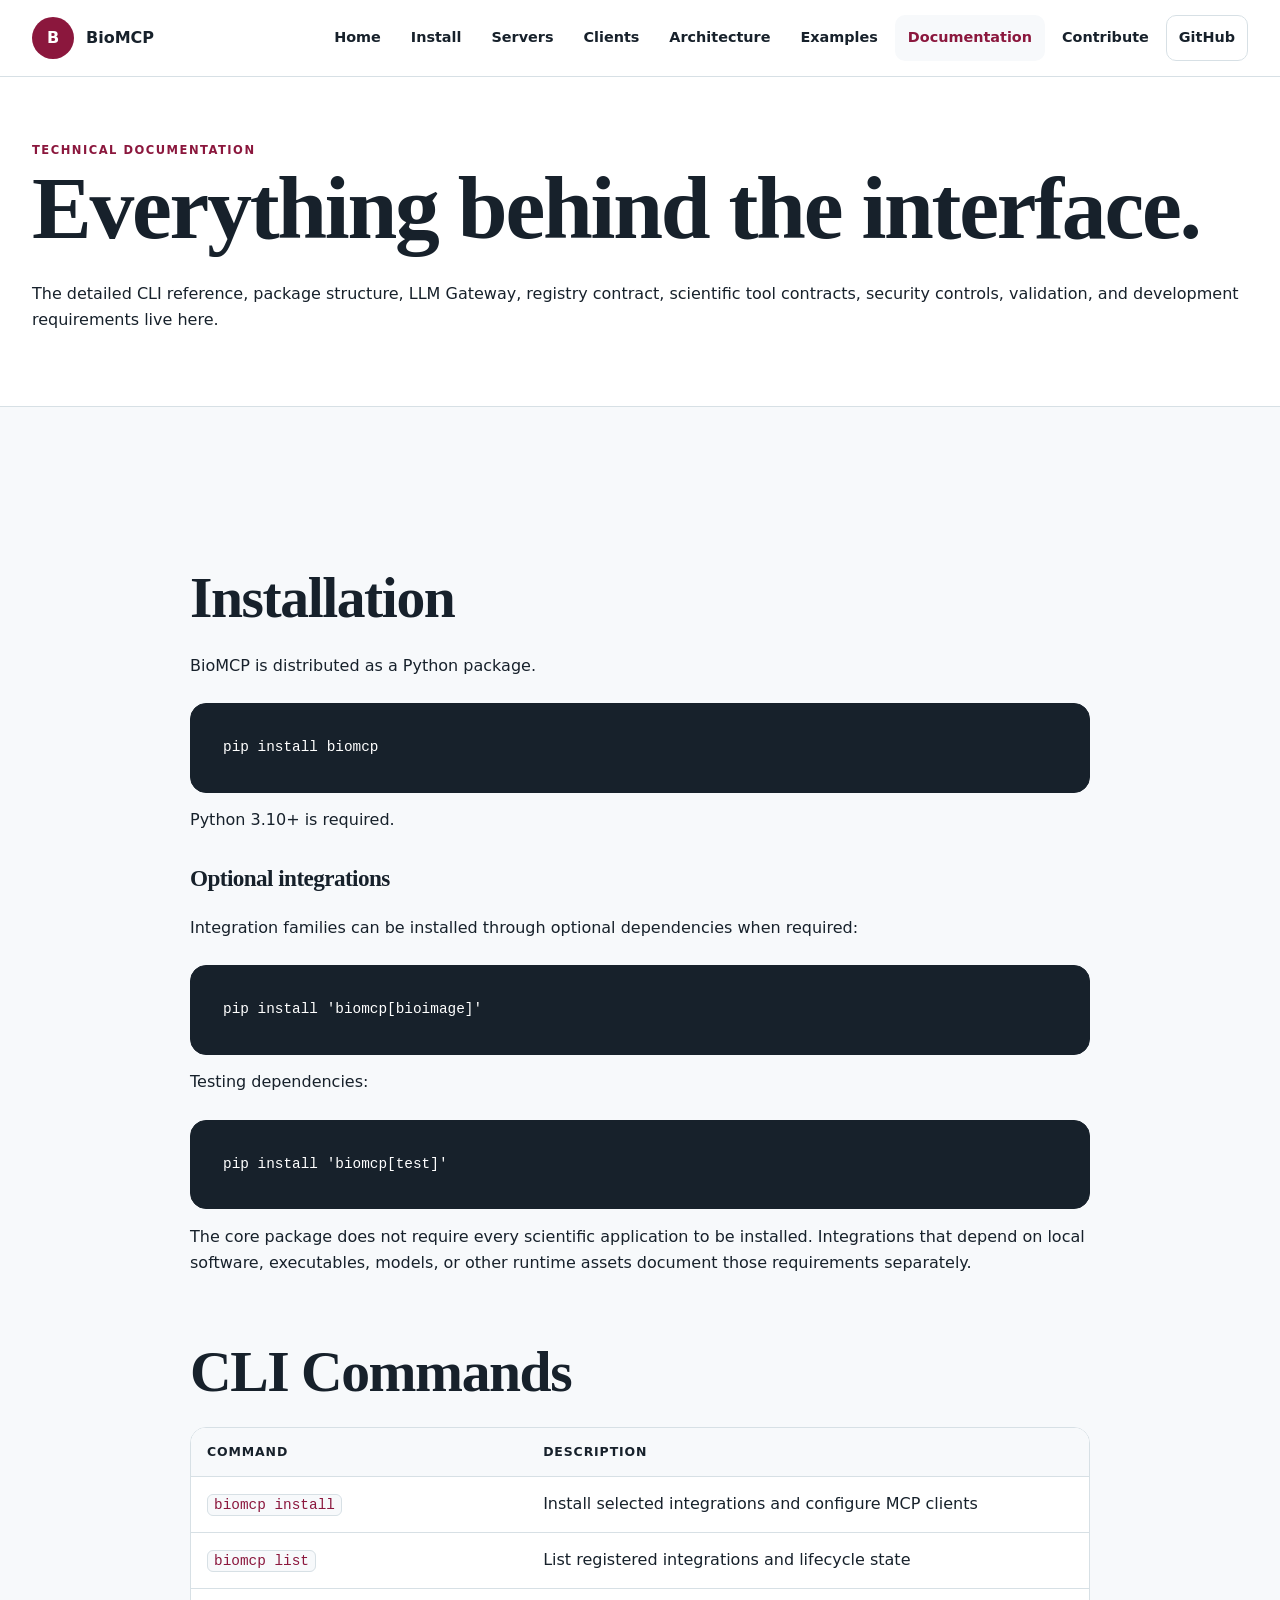
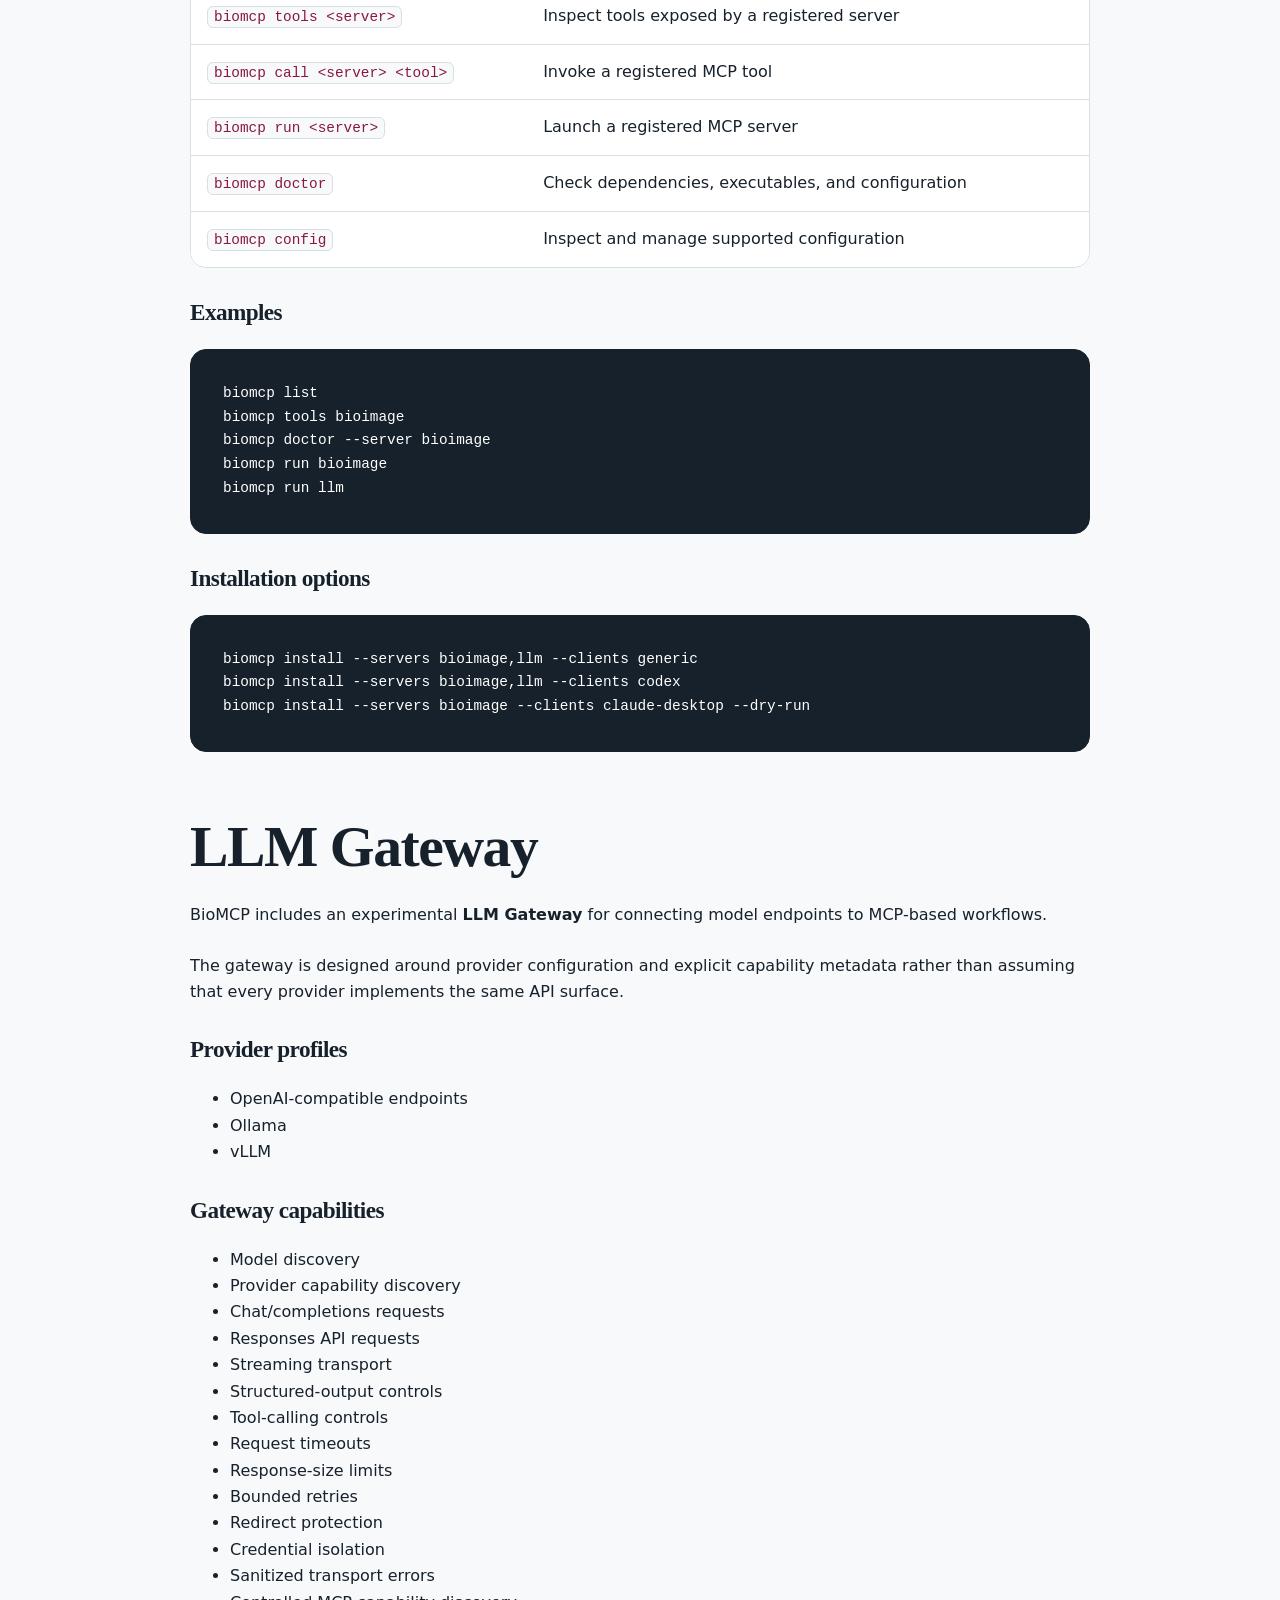
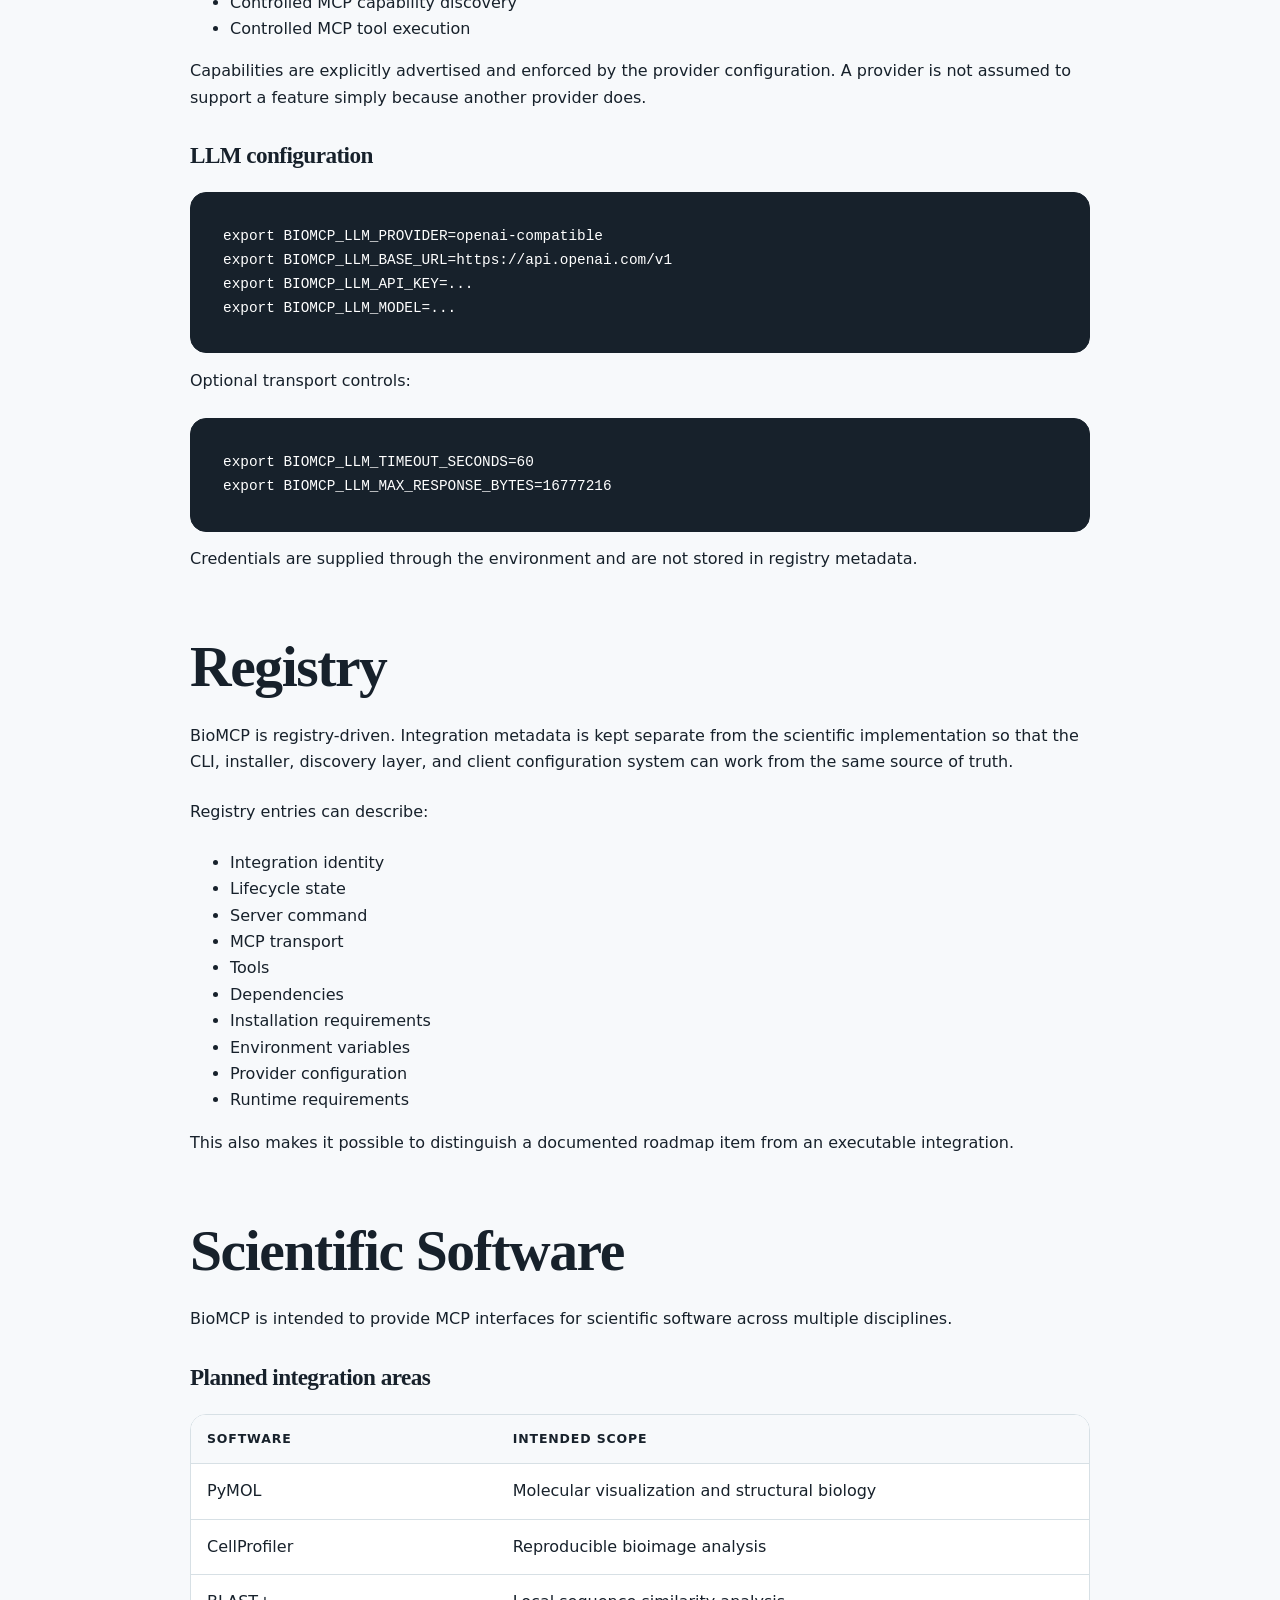
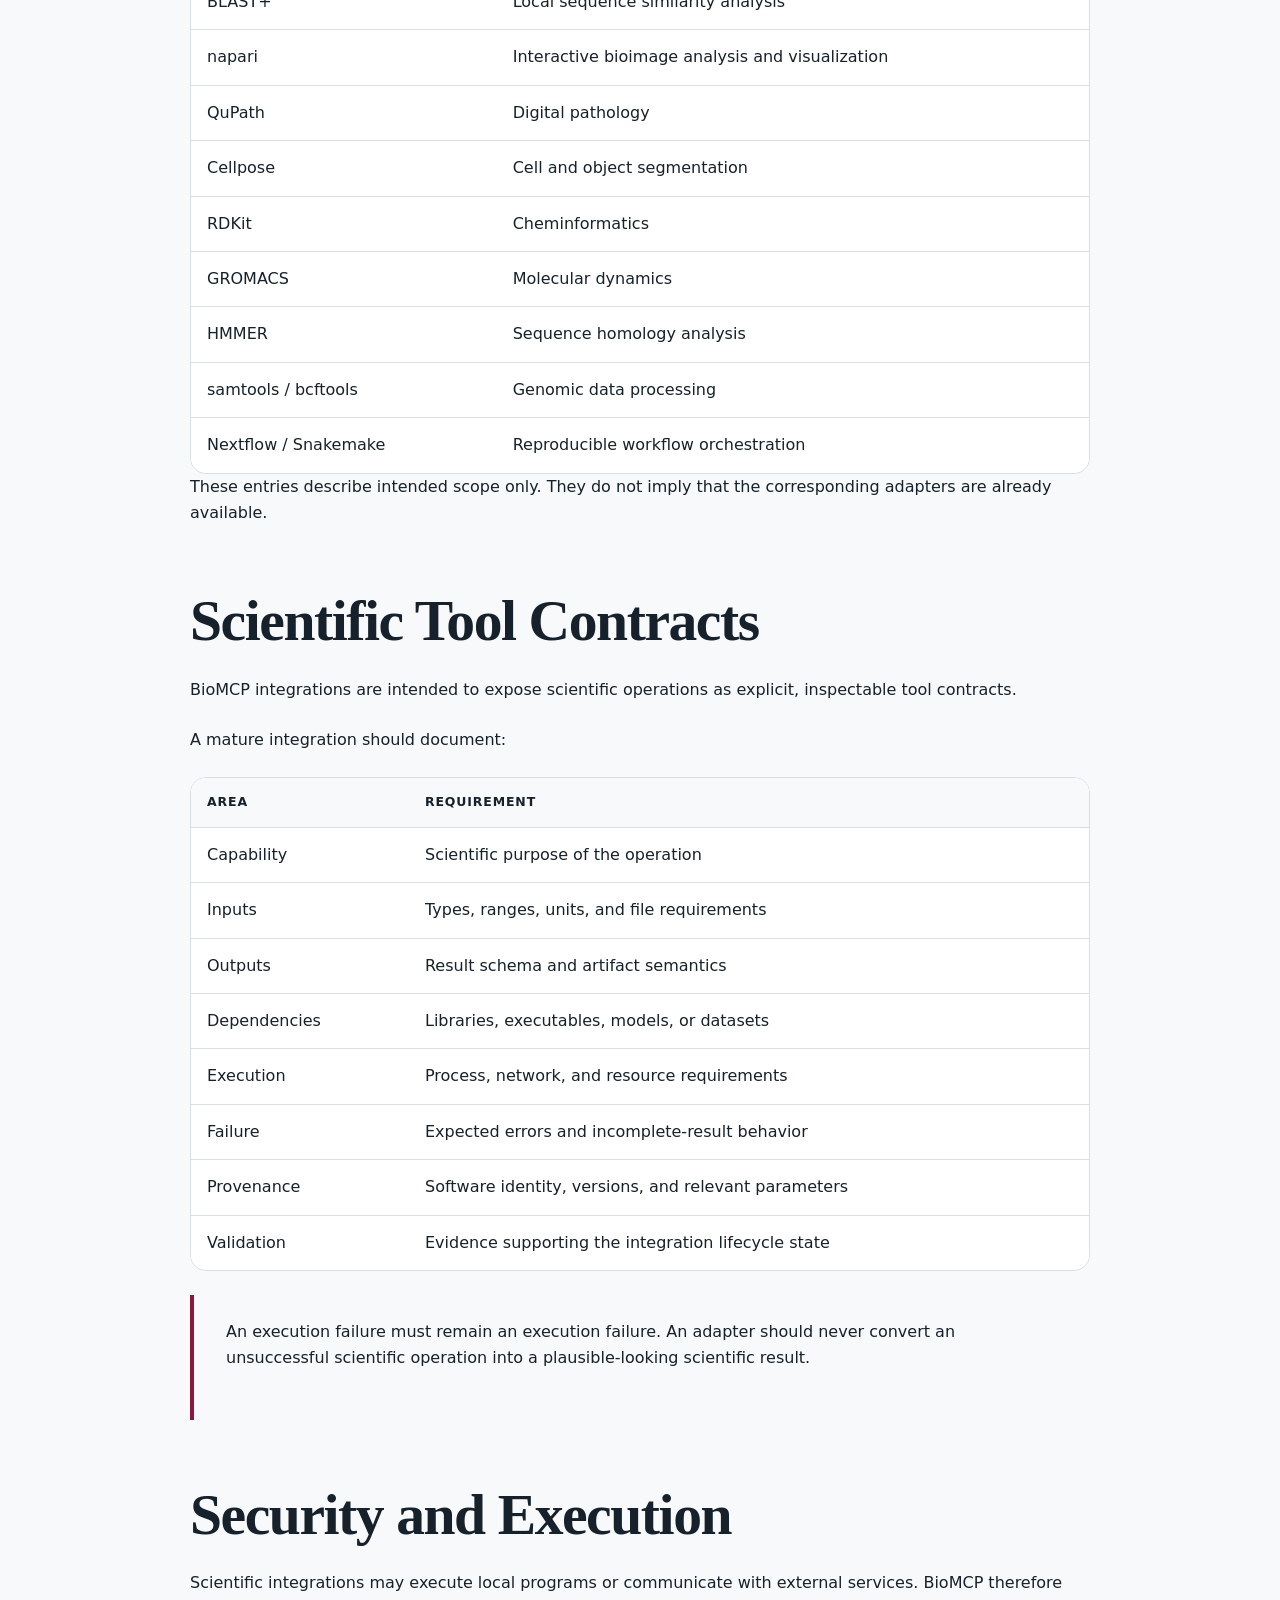
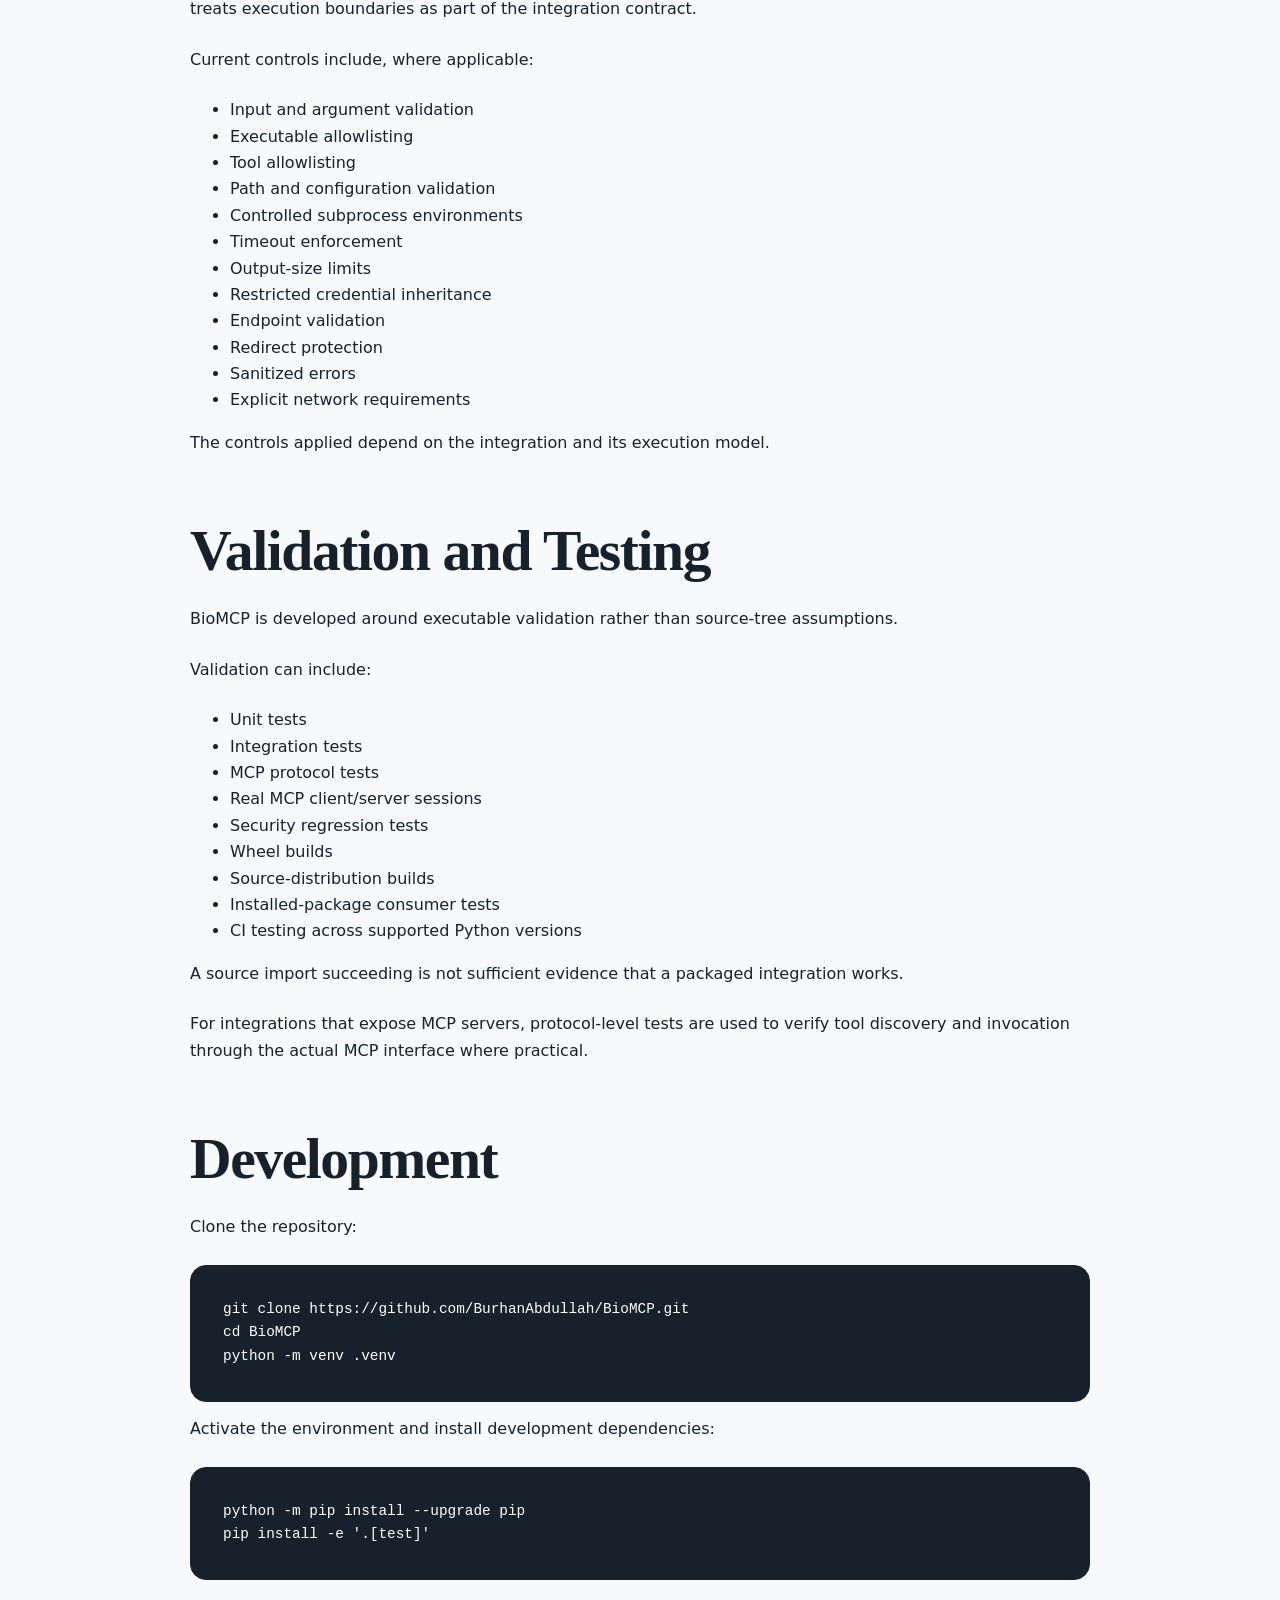
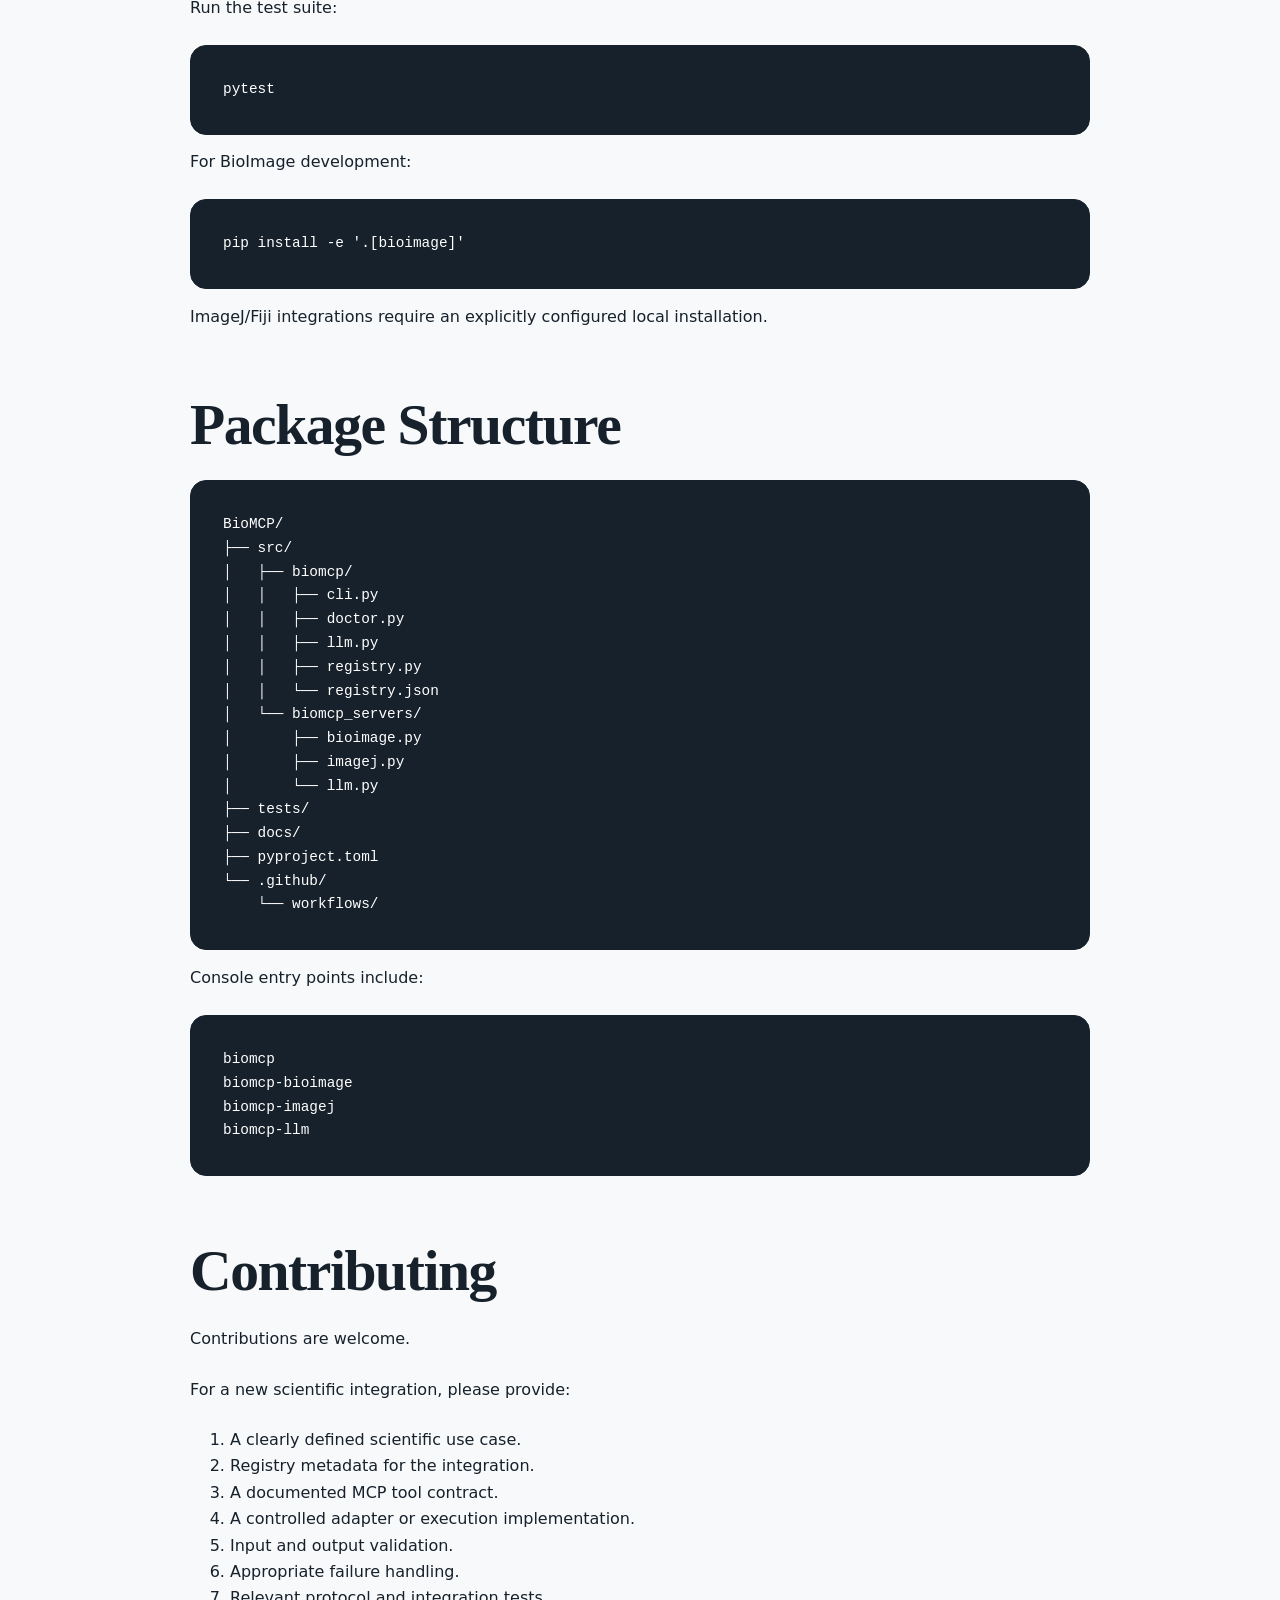
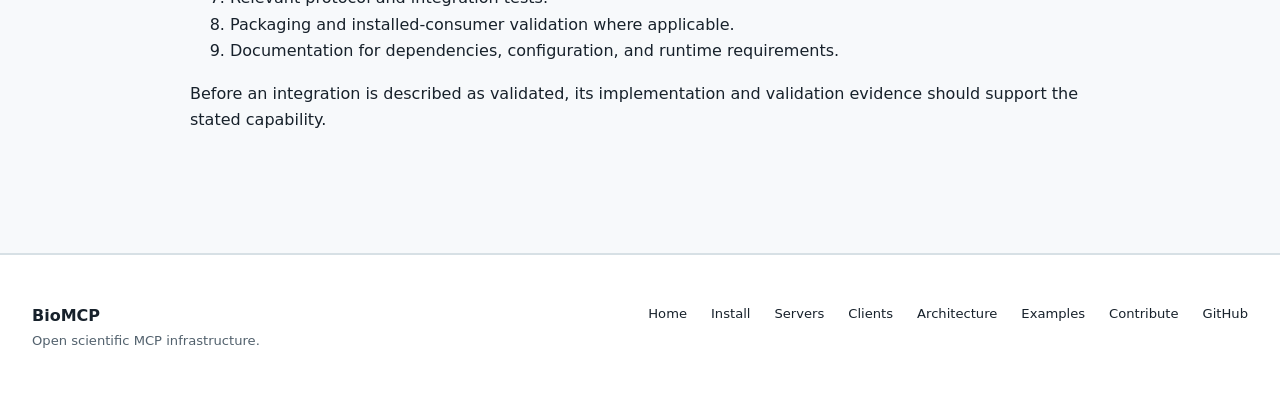
<file: docs/documentation.html>
<!doctype html>
<html lang="en">
<head>
<meta charset="utf-8"><meta name="viewport" content="width=device-width,initial-scale=1">
<meta name="description" content="BioMCP technical documentation, CLI reference, registry, LLM Gateway, security, validation, development, and contribution requirements.">
<title>Documentation | BioMCP</title><link rel="stylesheet" href="assets/site.css"><script src="assets/site.js" defer></script>
</head>
<body>
<header class="site-header"><nav class="nav wrap"><a class="brand" href="index.html"><span class="brand-mark">B</span>BioMCP</a><div class="navlinks"><a href="index.html">Home</a><a href="install.html">Install</a><a href="servers.html">Servers</a><a href="clients.html">Clients</a><a href="architecture.html">Architecture</a><a href="examples.html">Examples</a><a href="documentation.html" aria-current="page">Documentation</a><a href="contributing.html">Contribute</a><a class="nav-github" href="https://github.com/BurhanAbdullah/BioMCP">GitHub</a></div></nav></header>
<main>
<section class="documentation-hero"><div class="wrap"><div class="eyebrow">Technical documentation</div><h1>Everything behind the interface.</h1><p class="lead">The detailed CLI reference, package structure, LLM Gateway, registry contract, scientific tool contracts, security controls, validation, and development requirements live here.</p></div></section>
<section class="section"><div class="wrap prose">
<h2>Installation</h2><p>BioMCP is distributed as a Python package.</p><pre>pip install biomcp</pre><p>Python 3.10+ is required.</p><h3>Optional integrations</h3><p>Integration families can be installed through optional dependencies when required:</p><pre>pip install 'biomcp[bioimage]'</pre><p>Testing dependencies:</p><pre>pip install 'biomcp[test]'</pre><p>The core package does not require every scientific application to be installed. Integrations that depend on local software, executables, models, or other runtime assets document those requirements separately.</p>
<h2>CLI Commands</h2><div class="table-wrap"><table><thead><tr><th>Command</th><th>Description</th></tr></thead><tbody><tr><td><code>biomcp install</code></td><td>Install selected integrations and configure MCP clients</td></tr><tr><td><code>biomcp list</code></td><td>List registered integrations and lifecycle state</td></tr><tr><td><code>biomcp tools &lt;server&gt;</code></td><td>Inspect tools exposed by a registered server</td></tr><tr><td><code>biomcp call &lt;server&gt; &lt;tool&gt;</code></td><td>Invoke a registered MCP tool</td></tr><tr><td><code>biomcp run &lt;server&gt;</code></td><td>Launch a registered MCP server</td></tr><tr><td><code>biomcp doctor</code></td><td>Check dependencies, executables, and configuration</td></tr><tr><td><code>biomcp config</code></td><td>Inspect and manage supported configuration</td></tr></tbody></table></div>
<h3>Examples</h3><pre>biomcp list
biomcp tools bioimage
biomcp doctor --server bioimage
biomcp run bioimage
biomcp run llm</pre><h3>Installation options</h3><pre>biomcp install --servers bioimage,llm --clients generic
biomcp install --servers bioimage,llm --clients codex
biomcp install --servers bioimage --clients claude-desktop --dry-run</pre>
<h2>LLM Gateway</h2><p>BioMCP includes an experimental <strong>LLM Gateway</strong> for connecting model endpoints to MCP-based workflows.</p><p>The gateway is designed around provider configuration and explicit capability metadata rather than assuming that every provider implements the same API surface.</p><h3>Provider profiles</h3><ul><li>OpenAI-compatible endpoints</li><li>Ollama</li><li>vLLM</li></ul><h3>Gateway capabilities</h3><ul><li>Model discovery</li><li>Provider capability discovery</li><li>Chat/completions requests</li><li>Responses API requests</li><li>Streaming transport</li><li>Structured-output controls</li><li>Tool-calling controls</li><li>Request timeouts</li><li>Response-size limits</li><li>Bounded retries</li><li>Redirect protection</li><li>Credential isolation</li><li>Sanitized transport errors</li><li>Controlled MCP capability discovery</li><li>Controlled MCP tool execution</li></ul><p>Capabilities are explicitly advertised and enforced by the provider configuration. A provider is not assumed to support a feature simply because another provider does.</p><h3>LLM configuration</h3><pre>export BIOMCP_LLM_PROVIDER=openai-compatible
export BIOMCP_LLM_BASE_URL=https://api.openai.com/v1
export BIOMCP_LLM_API_KEY=...
export BIOMCP_LLM_MODEL=...</pre><p>Optional transport controls:</p><pre>export BIOMCP_LLM_TIMEOUT_SECONDS=60
export BIOMCP_LLM_MAX_RESPONSE_BYTES=16777216</pre><p>Credentials are supplied through the environment and are not stored in registry metadata.</p>
<h2>Registry</h2><p>BioMCP is registry-driven. Integration metadata is kept separate from the scientific implementation so that the CLI, installer, discovery layer, and client configuration system can work from the same source of truth.</p><p>Registry entries can describe:</p><ul><li>Integration identity</li><li>Lifecycle state</li><li>Server command</li><li>MCP transport</li><li>Tools</li><li>Dependencies</li><li>Installation requirements</li><li>Environment variables</li><li>Provider configuration</li><li>Runtime requirements</li></ul><p>This also makes it possible to distinguish a documented roadmap item from an executable integration.</p>
<h2>Scientific Software</h2><p>BioMCP is intended to provide MCP interfaces for scientific software across multiple disciplines.</p><h3>Planned integration areas</h3><div class="table-wrap"><table><thead><tr><th>Software</th><th>Intended scope</th></tr></thead><tbody><tr><td>PyMOL</td><td>Molecular visualization and structural biology</td></tr><tr><td>CellProfiler</td><td>Reproducible bioimage analysis</td></tr><tr><td>BLAST+</td><td>Local sequence similarity analysis</td></tr><tr><td>napari</td><td>Interactive bioimage analysis and visualization</td></tr><tr><td>QuPath</td><td>Digital pathology</td></tr><tr><td>Cellpose</td><td>Cell and object segmentation</td></tr><tr><td>RDKit</td><td>Cheminformatics</td></tr><tr><td>GROMACS</td><td>Molecular dynamics</td></tr><tr><td>HMMER</td><td>Sequence homology analysis</td></tr><tr><td>samtools / bcftools</td><td>Genomic data processing</td></tr><tr><td>Nextflow / Snakemake</td><td>Reproducible workflow orchestration</td></tr></tbody></table></div><p>These entries describe intended scope only. They do not imply that the corresponding adapters are already available.</p>
<h2>Scientific Tool Contracts</h2><p>BioMCP integrations are intended to expose scientific operations as explicit, inspectable tool contracts.</p><p>A mature integration should document:</p><div class="table-wrap"><table><thead><tr><th>Area</th><th>Requirement</th></tr></thead><tbody><tr><td>Capability</td><td>Scientific purpose of the operation</td></tr><tr><td>Inputs</td><td>Types, ranges, units, and file requirements</td></tr><tr><td>Outputs</td><td>Result schema and artifact semantics</td></tr><tr><td>Dependencies</td><td>Libraries, executables, models, or datasets</td></tr><tr><td>Execution</td><td>Process, network, and resource requirements</td></tr><tr><td>Failure</td><td>Expected errors and incomplete-result behavior</td></tr><tr><td>Provenance</td><td>Software identity, versions, and relevant parameters</td></tr><tr><td>Validation</td><td>Evidence supporting the integration lifecycle state</td></tr></tbody></table></div><blockquote><p>An execution failure must remain an execution failure. An adapter should never convert an unsuccessful scientific operation into a plausible-looking scientific result.</p></blockquote>
<h2>Security and Execution</h2><p>Scientific integrations may execute local programs or communicate with external services. BioMCP therefore treats execution boundaries as part of the integration contract.</p><p>Current controls include, where applicable:</p><ul><li>Input and argument validation</li><li>Executable allowlisting</li><li>Tool allowlisting</li><li>Path and configuration validation</li><li>Controlled subprocess environments</li><li>Timeout enforcement</li><li>Output-size limits</li><li>Restricted credential inheritance</li><li>Endpoint validation</li><li>Redirect protection</li><li>Sanitized errors</li><li>Explicit network requirements</li></ul><p>The controls applied depend on the integration and its execution model.</p>
<h2>Validation and Testing</h2><p>BioMCP is developed around executable validation rather than source-tree assumptions.</p><p>Validation can include:</p><ul><li>Unit tests</li><li>Integration tests</li><li>MCP protocol tests</li><li>Real MCP client/server sessions</li><li>Security regression tests</li><li>Wheel builds</li><li>Source-distribution builds</li><li>Installed-package consumer tests</li><li>CI testing across supported Python versions</li></ul><p>A source import succeeding is not sufficient evidence that a packaged integration works.</p><p>For integrations that expose MCP servers, protocol-level tests are used to verify tool discovery and invocation through the actual MCP interface where practical.</p>
<h2>Development</h2><p>Clone the repository:</p><pre>git clone https://github.com/BurhanAbdullah/BioMCP.git
cd BioMCP
python -m venv .venv</pre><p>Activate the environment and install development dependencies:</p><pre>python -m pip install --upgrade pip
pip install -e '.[test]'</pre><p>Run the test suite:</p><pre>pytest</pre><p>For BioImage development:</p><pre>pip install -e '.[bioimage]'</pre><p>ImageJ/Fiji integrations require an explicitly configured local installation.</p>
<h2>Package Structure</h2><pre>BioMCP/
├── src/
│   ├── biomcp/
│   │   ├── cli.py
│   │   ├── doctor.py
│   │   ├── llm.py
│   │   ├── registry.py
│   │   └── registry.json
│   └── biomcp_servers/
│       ├── bioimage.py
│       ├── imagej.py
│       └── llm.py
├── tests/
├── docs/
├── pyproject.toml
└── .github/
    └── workflows/</pre><p>Console entry points include:</p><pre>biomcp
biomcp-bioimage
biomcp-imagej
biomcp-llm</pre>
<h2>Contributing</h2><p>Contributions are welcome.</p><p>For a new scientific integration, please provide:</p><ol><li>A clearly defined scientific use case.</li><li>Registry metadata for the integration.</li><li>A documented MCP tool contract.</li><li>A controlled adapter or execution implementation.</li><li>Input and output validation.</li><li>Appropriate failure handling.</li><li>Relevant protocol and integration tests.</li><li>Packaging and installed-consumer validation where applicable.</li><li>Documentation for dependencies, configuration, and runtime requirements.</li></ol><p>Before an integration is described as validated, its implementation and validation evidence should support the stated capability.</p>
</div></section>
</main>
<footer><div class="wrap footer-grid"><div><div class="footer-brand">BioMCP</div><div>Open scientific MCP infrastructure.</div></div><div class="footer-links"><a href="index.html">Home</a><a href="install.html">Install</a><a href="servers.html">Servers</a><a href="clients.html">Clients</a><a href="architecture.html">Architecture</a><a href="examples.html">Examples</a><a href="contributing.html">Contribute</a><a href="https://github.com/BurhanAbdullah/BioMCP">GitHub</a></div></div></footer>
</body></html>
</file>
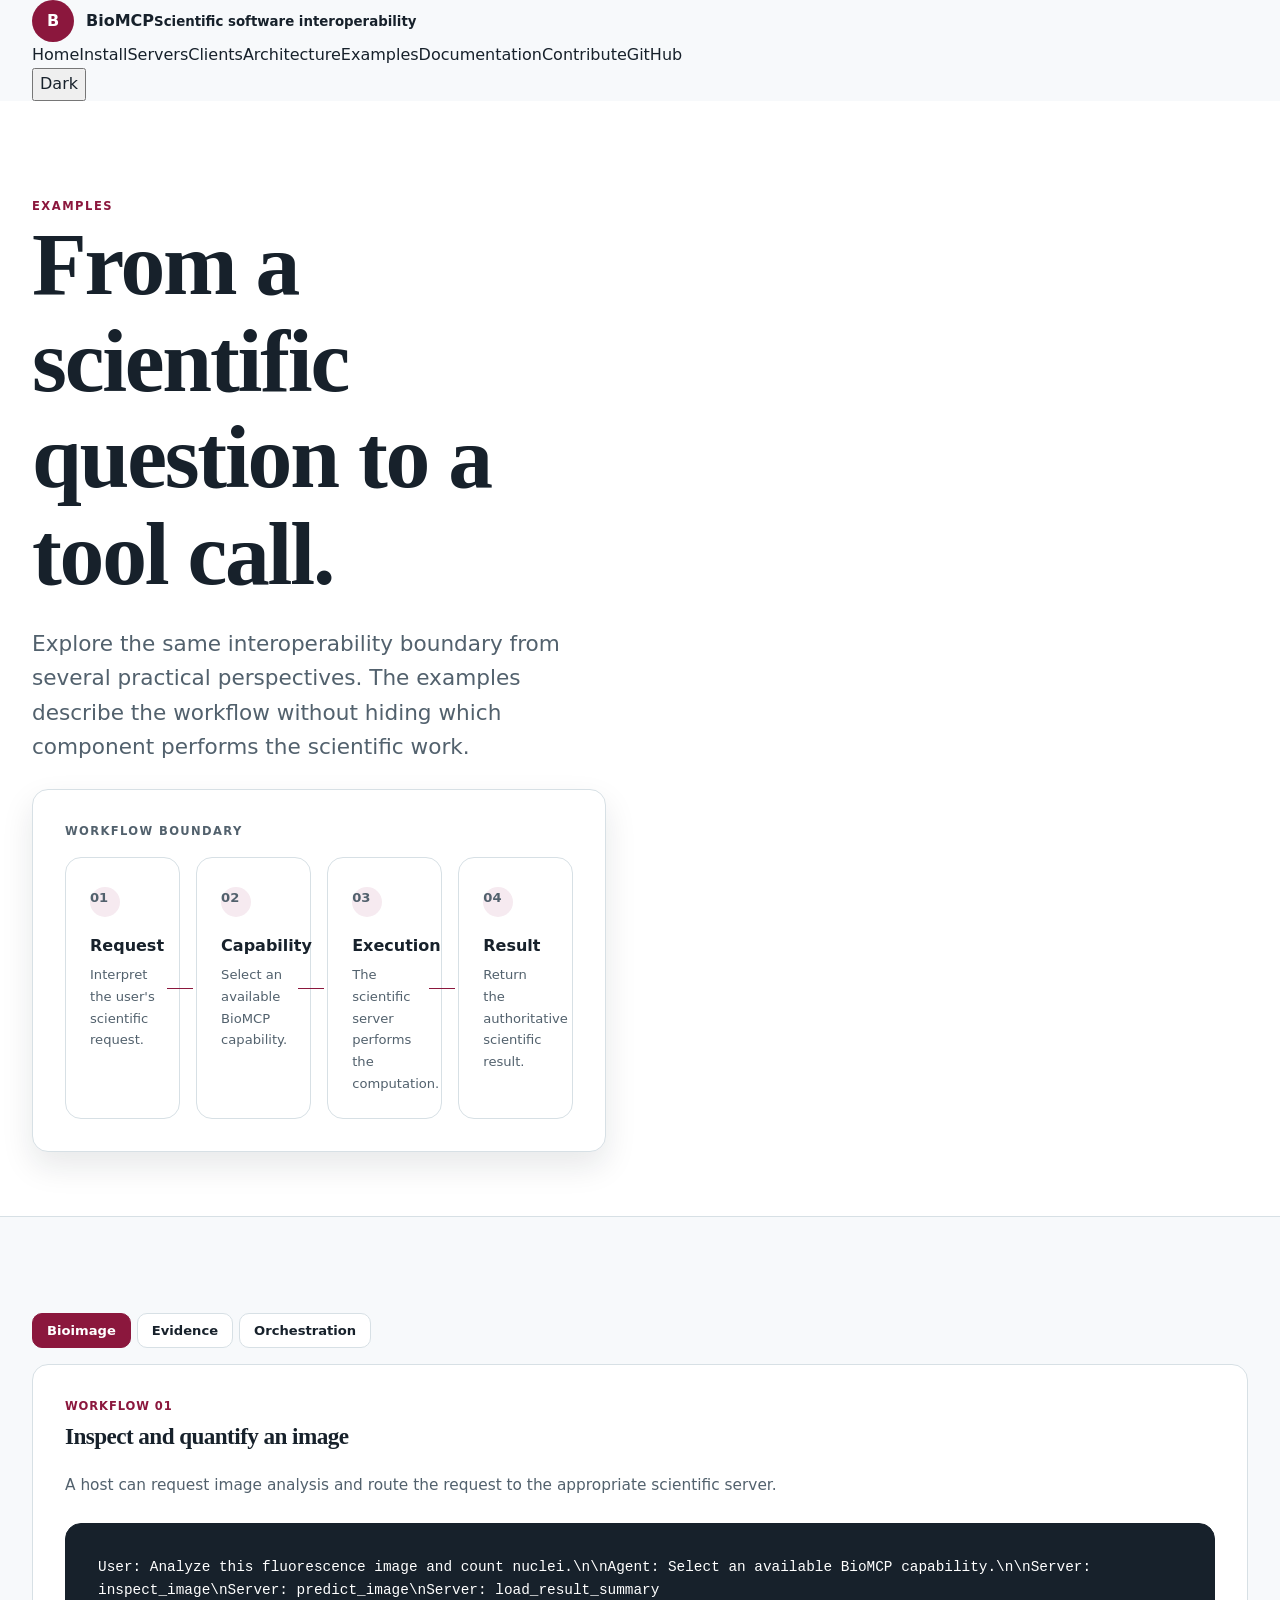
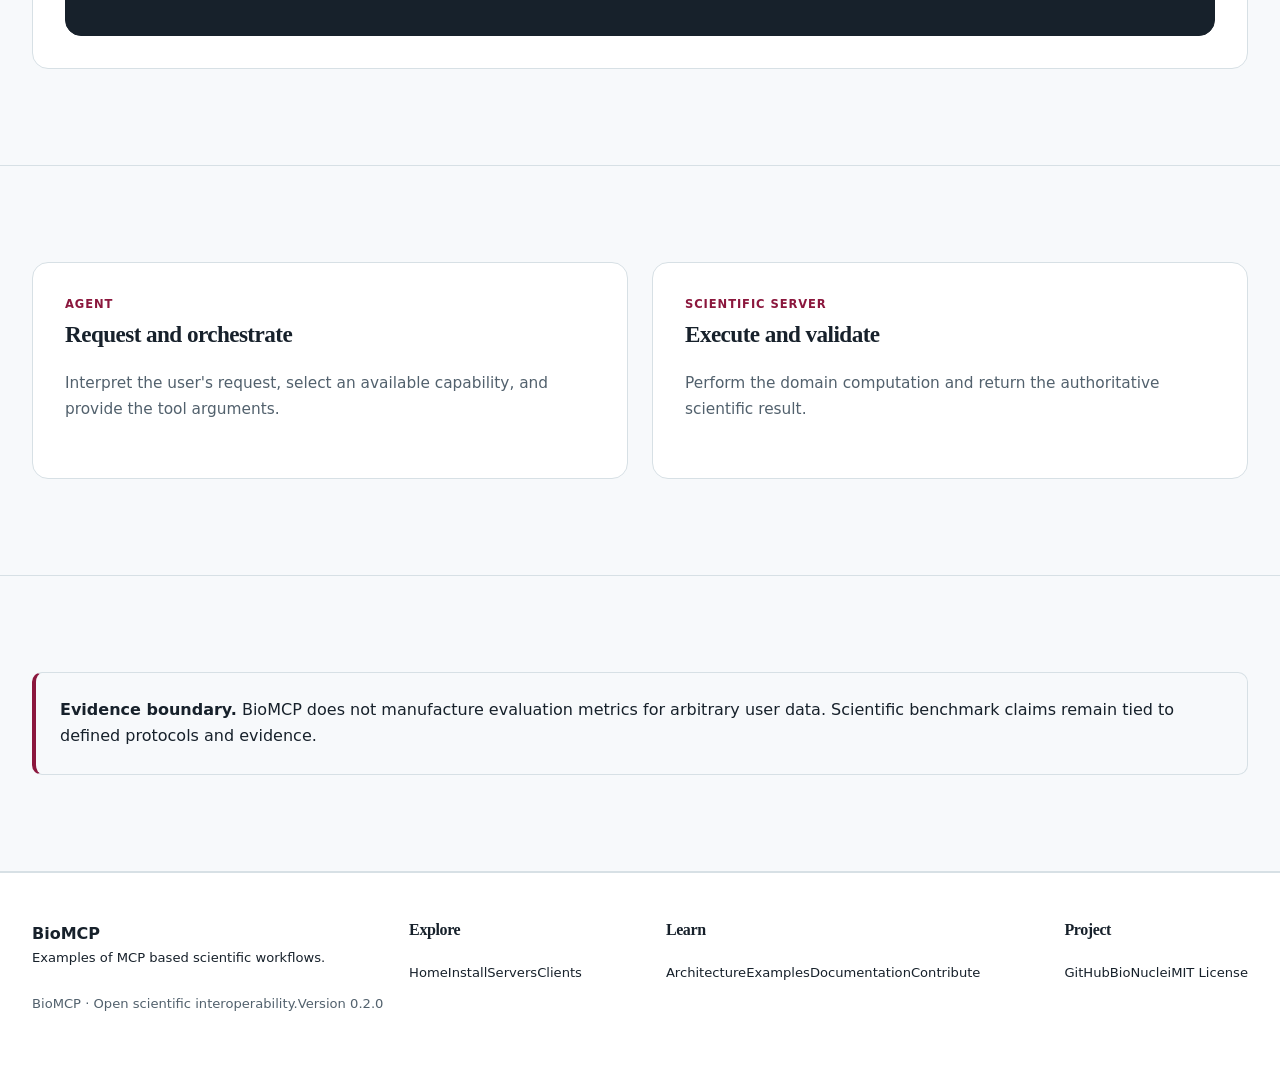
<file: docs/examples.html>
<!doctype html>
<html lang="en"><head><meta charset="utf-8"><meta name="viewport" content="width=device-width, initial-scale=1"><meta name="description" content="BioMCP scientific workflow examples."><title>Examples | BioMCP</title><link rel="stylesheet" href="assets/site.css"><script src="assets/site.js" defer></script></head>
<body><nav class="site-nav"><div class="wrap nav-inner"><a class="brand" href="index.html"><span class="brand-mark">B</span><span>BioMCP<small>Scientific software interoperability</small></span></a><div class="nav-links"><a href="index.html">Home</a><a href="install.html">Install</a><a href="servers.html">Servers</a><a href="clients.html">Clients</a><a href="architecture.html">Architecture</a><a href="examples.html">Examples</a><a href="documentation.html">Documentation</a><a href="contributing.html">Contribute</a><a class="nav-github" href="https://github.com/BurhanAbdullah/BioMCP">GitHub</a></div><div class="nav-cta"><button class="theme-toggle" data-theme-toggle type="button">Dark</button></div></div></nav>
<main><section class="hero"><div class="wrap hero-grid"><div class="hero-copy reveal"><div class="eyebrow">Examples</div><h1>From a scientific question to a tool call.</h1><p class="lead">Explore the same interoperability boundary from several practical perspectives. The examples describe the workflow without hiding which component performs the scientific work.</p></div><div class="hero-panel reveal"><div class="panel-label">Workflow boundary</div><div class="flow"><div class="flow-step"><span class="flow-num">01</span><div><strong>Request</strong><span>Interpret the user's scientific request.</span></div></div><div class="flow-step"><span class="flow-num">02</span><div><strong>Capability</strong><span>Select an available BioMCP capability.</span></div></div><div class="flow-step"><span class="flow-num">03</span><div><strong>Execution</strong><span>The scientific server performs the computation.</span></div></div><div class="flow-step"><span class="flow-num">04</span><div><strong>Result</strong><span>Return the authoritative scientific result.</span></div></div></div></div></div></section>
<section class="section"><div class="wrap"><div class="tabs" role="tablist" aria-label="Example types"><button class="tab is-active" type="button" data-example-tab="bioimage" role="tab" aria-selected="true">Bioimage</button><button class="tab" type="button" data-example-tab="evidence" role="tab" aria-selected="false">Evidence</button><button class="tab" type="button" data-example-tab="orchestration" role="tab" aria-selected="false">Orchestration</button></div><article class="card reveal" data-example-panel="bioimage"><div class="meta">Workflow 01</div><h3>Inspect and quantify an image</h3><p>A host can request image analysis and route the request to the appropriate scientific server.</p><div class="code">User: Analyze this fluorescence image and count nuclei.\n\nAgent: Select an available BioMCP capability.\n\nServer: inspect_image\nServer: predict_image\nServer: load_result_summary</div></article><article class="card reveal" data-example-panel="evidence" hidden><div class="meta">Workflow 02</div><h3>Keep the result traceable</h3><p>When the underlying server provides them, structured results can carry measurements, output artifacts, and provenance.</p><div class="code">tool result\nsummary\nmeasurements\noutput files\nprovenance</div></article><article class="card reveal" data-example-panel="orchestration" hidden><div class="meta">Workflow 03</div><h3>Keep orchestration separate from measurement</h3><p>The agent interprets the request and selects a capability. The scientific server performs the computation and returns its result.</p><div class="code">Agent: select capability and arguments\nBioMCP: connect and authorize\nScientific server: execute\nResult: structured scientific output</div></article></div></section>
<section class="section alt"><div class="wrap"><div class="grid2"><div class="card reveal"><div class="meta">Agent</div><h3>Request and orchestrate</h3><p>Interpret the user's request, select an available capability, and provide the tool arguments.</p></div><div class="card reveal"><div class="meta">Scientific server</div><h3>Execute and validate</h3><p>Perform the domain computation and return the authoritative scientific result.</p></div></div></div></section>
<section class="section"><div class="wrap reveal"><div class="note"><strong>Evidence boundary.</strong> BioMCP does not manufacture evaluation metrics for arbitrary user data. Scientific benchmark claims remain tied to defined protocols and evidence.</div></div></section></main>
<footer><div class="wrap"><div class="footer-grid"><div><div class="footer-brand">BioMCP</div><p>Examples of MCP based scientific workflows.</p></div><div><h4>Explore</h4><a href="index.html">Home</a><a href="install.html">Install</a><a href="servers.html">Servers</a><a href="clients.html">Clients</a></div><div><h4>Learn</h4><a href="architecture.html">Architecture</a><a href="examples.html">Examples</a><a href="documentation.html">Documentation</a><a href="contributing.html">Contribute</a></div><div><h4>Project</h4><a href="https://github.com/BurhanAbdullah/BioMCP">GitHub</a><a href="https://burhanabdullah.github.io/BioNuclei-DomainRobust/biomcp.html">BioNuclei</a><a href="LICENSE">MIT License</a></div></div><div class="footer-bottom"><span>BioMCP · Open scientific interoperability.</span><span>Version 0.2.0</span></div></div></footer></body></html>
</file>
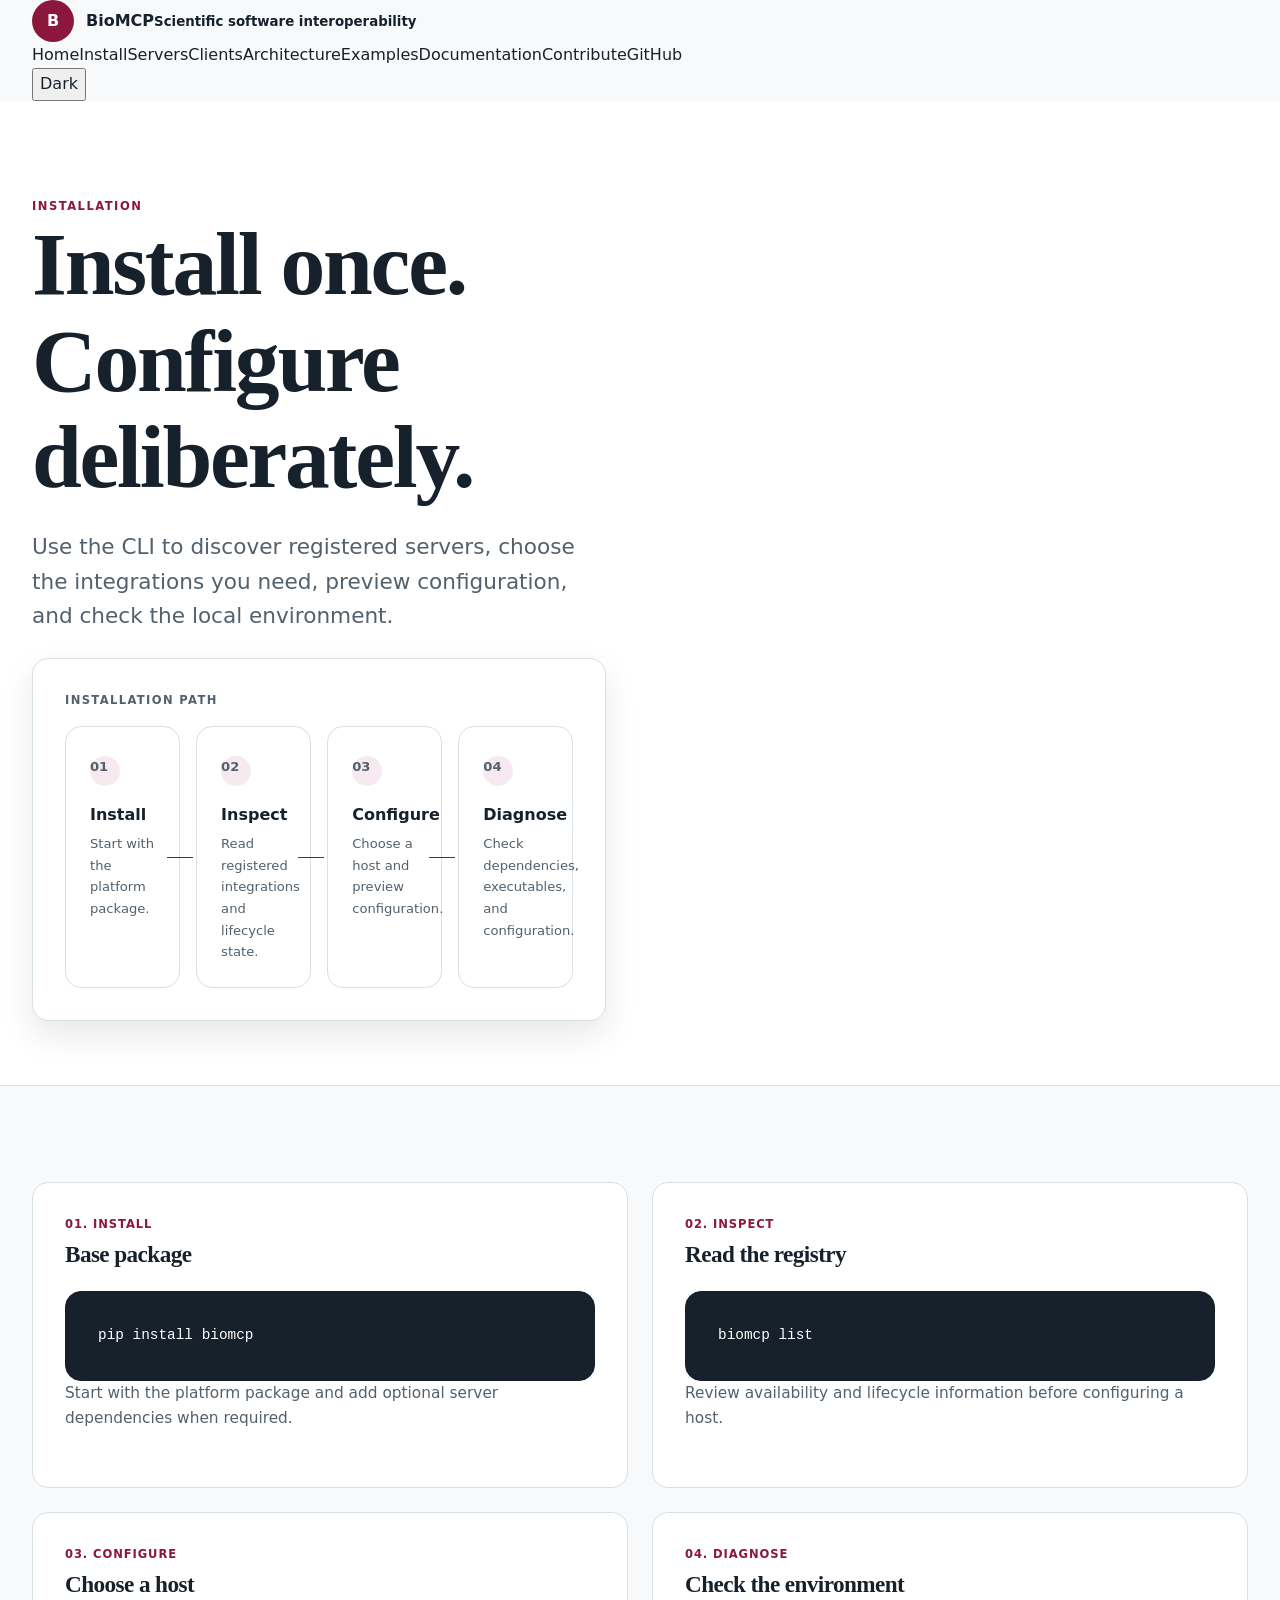
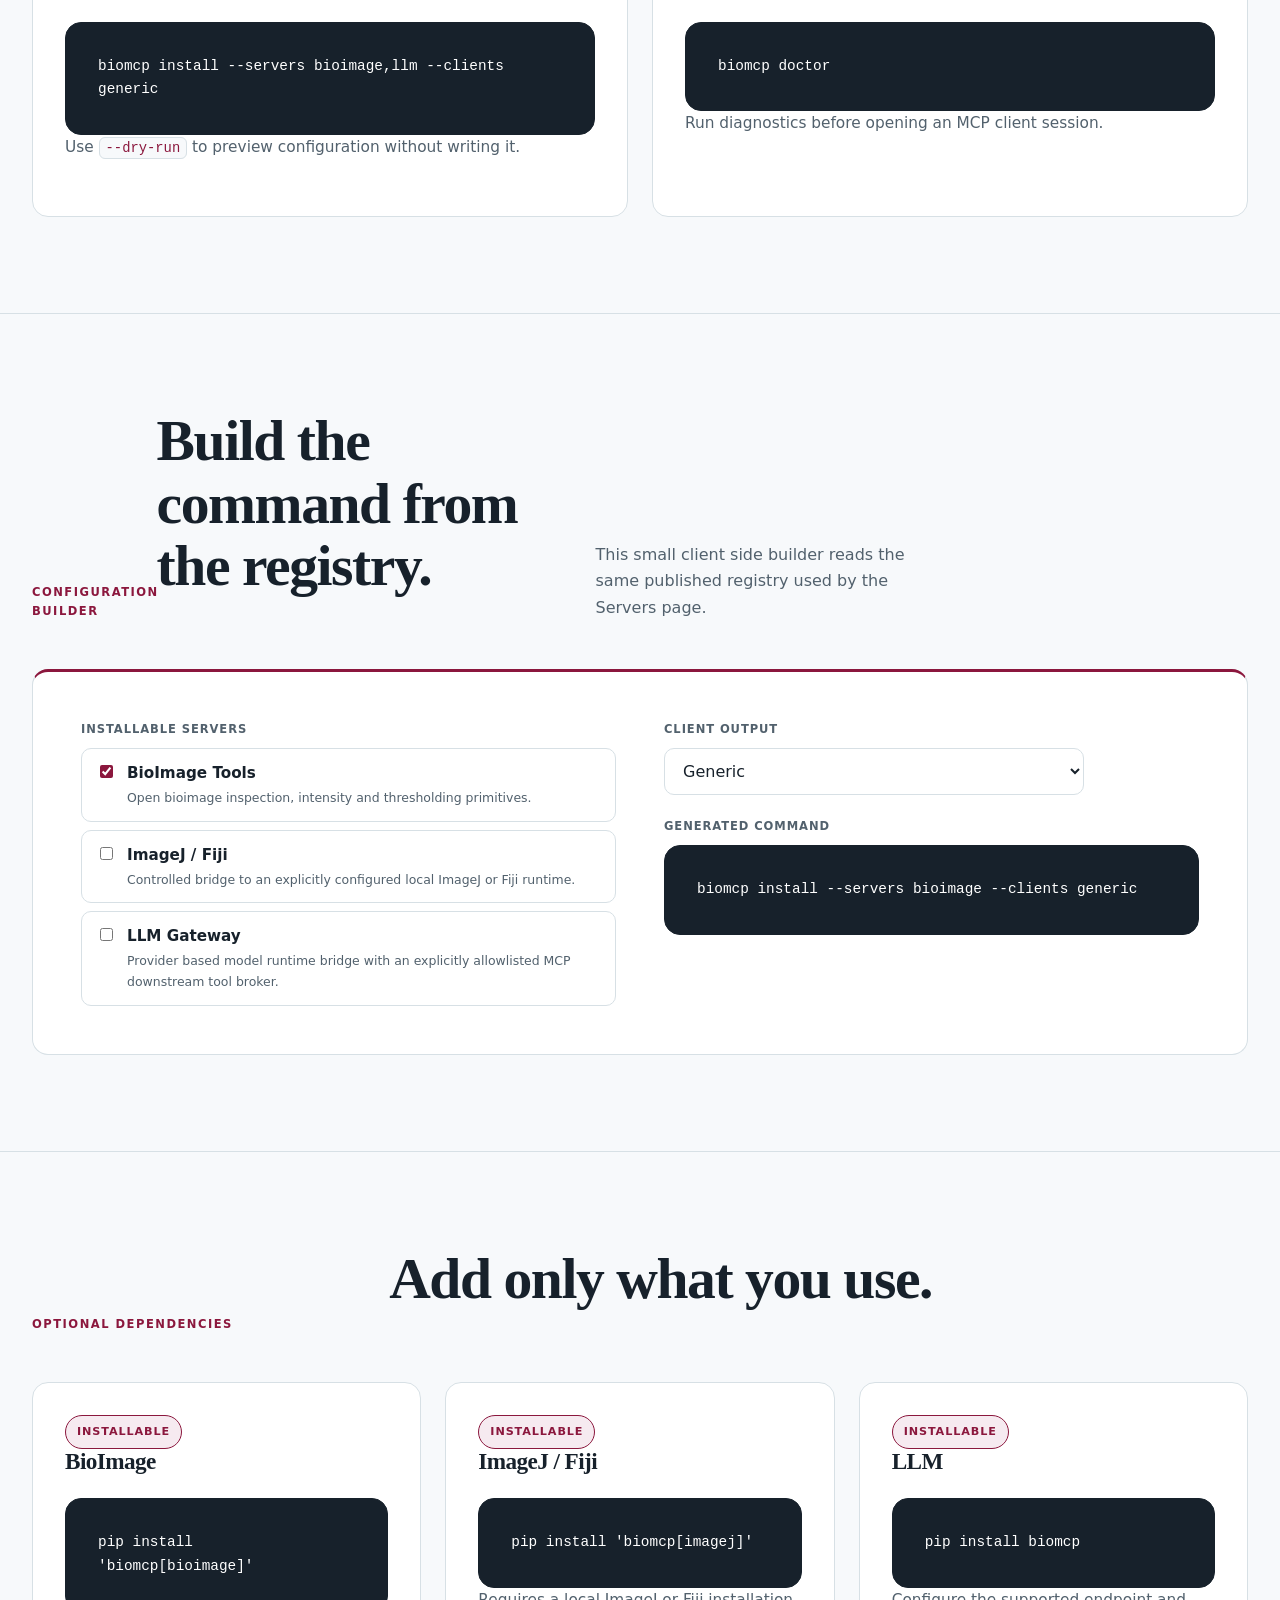
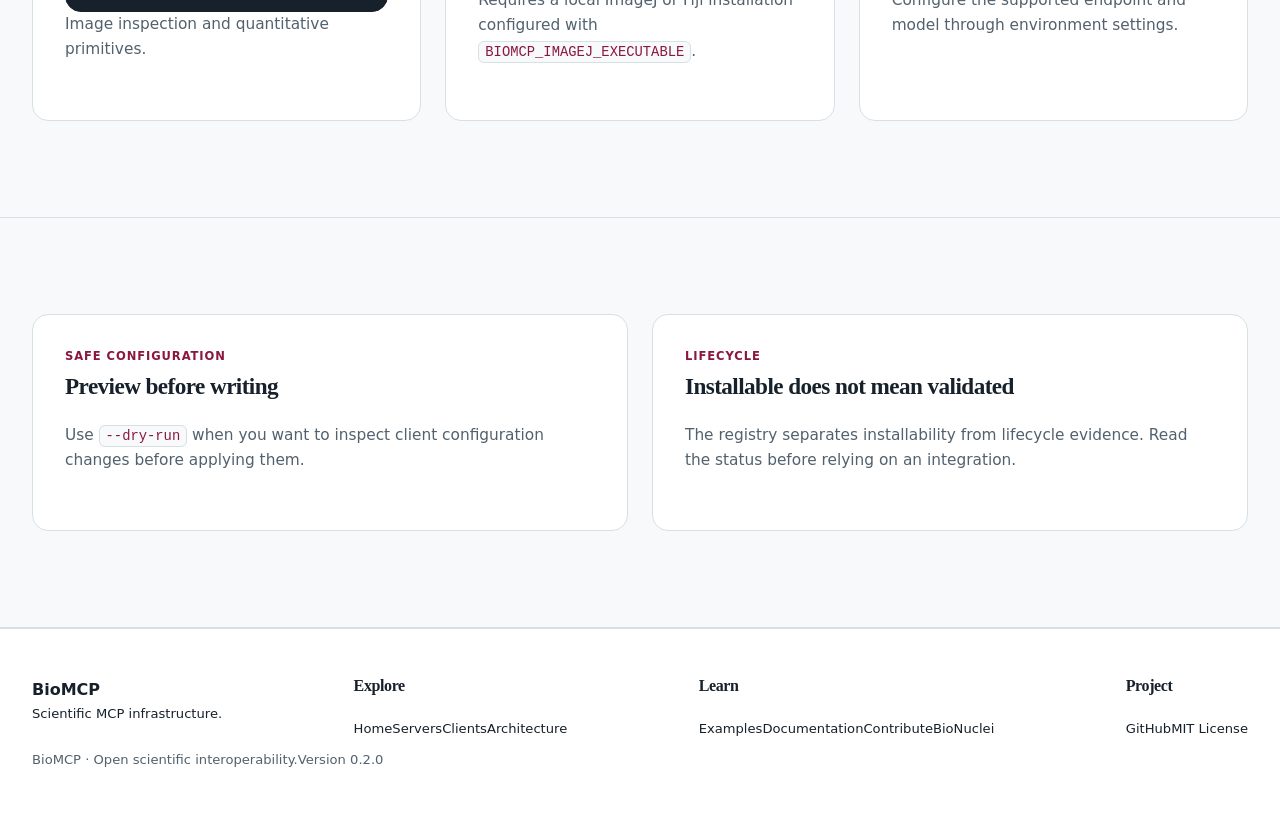
<file: docs/install.html>
<!doctype html>
<html lang="en"><head><meta charset="utf-8"><meta name="viewport" content="width=device-width, initial-scale=1"><meta name="description" content="Install and configure BioMCP."><title>Install | BioMCP</title><link rel="stylesheet" href="assets/site.css"><script src="assets/site.js" defer></script></head>
<body><nav class="site-nav"><div class="wrap nav-inner"><a class="brand" href="index.html"><span class="brand-mark">B</span><span>BioMCP<small>Scientific software interoperability</small></span></a><div class="nav-links"><a href="index.html">Home</a><a href="install.html">Install</a><a href="servers.html">Servers</a><a href="clients.html">Clients</a><a href="architecture.html">Architecture</a><a href="examples.html">Examples</a><a href="documentation.html">Documentation</a><a href="contributing.html">Contribute</a><a class="nav-github" href="https://github.com/BurhanAbdullah/BioMCP">GitHub</a></div><div class="nav-cta"><button class="theme-toggle" data-theme-toggle type="button">Dark</button></div></div></nav>
<main><section class="hero"><div class="wrap hero-grid"><div class="hero-copy reveal"><div class="eyebrow">Installation</div><h1>Install once. Configure deliberately.</h1><p class="lead">Use the CLI to discover registered servers, choose the integrations you need, preview configuration, and check the local environment.</p></div><div class="hero-panel reveal"><div class="panel-label">Installation path</div><div class="flow"><div class="flow-step"><span class="flow-num">01</span><div><strong>Install</strong><span>Start with the platform package.</span></div></div><div class="flow-step"><span class="flow-num">02</span><div><strong>Inspect</strong><span>Read registered integrations and lifecycle state.</span></div></div><div class="flow-step"><span class="flow-num">03</span><div><strong>Configure</strong><span>Choose a host and preview configuration.</span></div></div><div class="flow-step"><span class="flow-num">04</span><div><strong>Diagnose</strong><span>Check dependencies, executables, and configuration.</span></div></div></div></div></div></section>
<section class="section"><div class="wrap"><div class="grid2"><article class="card reveal"><div class="meta">01. Install</div><h3>Base package</h3><div class="code" id="install-command">pip install biomcp</div><button class="code-copy" data-copy="#install-command" type="button">Copy</button><p>Start with the platform package and add optional server dependencies when required.</p></article><article class="card reveal"><div class="meta">02. Inspect</div><h3>Read the registry</h3><div class="code">biomcp list</div><p>Review availability and lifecycle information before configuring a host.</p></article><article class="card reveal"><div class="meta">03. Configure</div><h3>Choose a host</h3><div class="code">biomcp install --servers bioimage,llm --clients generic</div><p>Use <span class="code-inline">--dry-run</span> to preview configuration without writing it.</p></article><article class="card reveal"><div class="meta">04. Diagnose</div><h3>Check the environment</h3><div class="code">biomcp doctor</div><p>Run diagnostics before opening an MCP client session.</p></article></div></div></section>
<section class="section alt"><div class="wrap"><div class="section-head reveal"><div class="eyebrow">Configuration builder</div><h2>Build the command from the registry.</h2><p class="intro">This small client side builder reads the same published registry used by the Servers page.</p></div><div class="builder reveal" id="install-builder"><div class="builder-grid"><div><div class="builder-label">Installable servers</div><div class="choices" data-install-servers><p class="small">Loading installable servers.</p></div></div><div><label class="builder-label" for="install-client">Client output</label><select class="select" id="install-client" data-install-client><option value="generic">Generic</option><option value="claude-desktop">Claude Desktop</option><option value="codex">Codex</option></select><div class="builder-label" style="margin-top:22px">Generated command</div><div class="code" id="install-preview">Loading registry.</div><button class="code-copy" data-copy="#install-preview" type="button">Copy</button></div></div></div></section>
<section class="section"><div class="wrap"><div class="section-head reveal"><div class="eyebrow">Optional dependencies</div><h2>Add only what you use.</h2></div><div class="grid3"><article class="card reveal"><span class="status experimental">Installable</span><h3>BioImage</h3><div class="code">pip install 'biomcp[bioimage]'</div><p>Image inspection and quantitative primitives.</p></article><article class="card reveal"><span class="status experimental">Installable</span><h3>ImageJ / Fiji</h3><div class="code">pip install 'biomcp[imagej]'</div><p>Requires a local ImageJ or Fiji installation configured with <span class="code-inline">BIOMCP_IMAGEJ_EXECUTABLE</span>.</p></article><article class="card reveal"><span class="status experimental">Installable</span><h3>LLM</h3><div class="code">pip install biomcp</div><p>Configure the supported endpoint and model through environment settings.</p></article></div></div></section>
<section class="section"><div class="wrap"><div class="grid2"><article class="card reveal"><div class="meta">Safe configuration</div><h3>Preview before writing</h3><p>Use <span class="code-inline">--dry-run</span> when you want to inspect client configuration changes before applying them.</p></article><article class="card reveal"><div class="meta">Lifecycle</div><h3>Installable does not mean validated</h3><p>The registry separates installability from lifecycle evidence. Read the status before relying on an integration.</p></article></div></div></section></main>
<footer><div class="wrap"><div class="footer-grid"><div><div class="footer-brand">BioMCP</div><p>Scientific MCP infrastructure.</p></div><div><h4>Explore</h4><a href="index.html">Home</a><a href="servers.html">Servers</a><a href="clients.html">Clients</a><a href="architecture.html">Architecture</a></div><div><h4>Learn</h4><a href="examples.html">Examples</a><a href="documentation.html">Documentation</a><a href="contributing.html">Contribute</a><a href="https://burhanabdullah.github.io/BioNuclei-DomainRobust/biomcp.html">BioNuclei</a></div><div><h4>Project</h4><a href="https://github.com/BurhanAbdullah/BioMCP">GitHub</a><a href="LICENSE">MIT License</a></div></div><div class="footer-bottom"><span>BioMCP · Open scientific interoperability.</span><span>Version 0.2.0</span></div></div></footer></body></html>
</file>
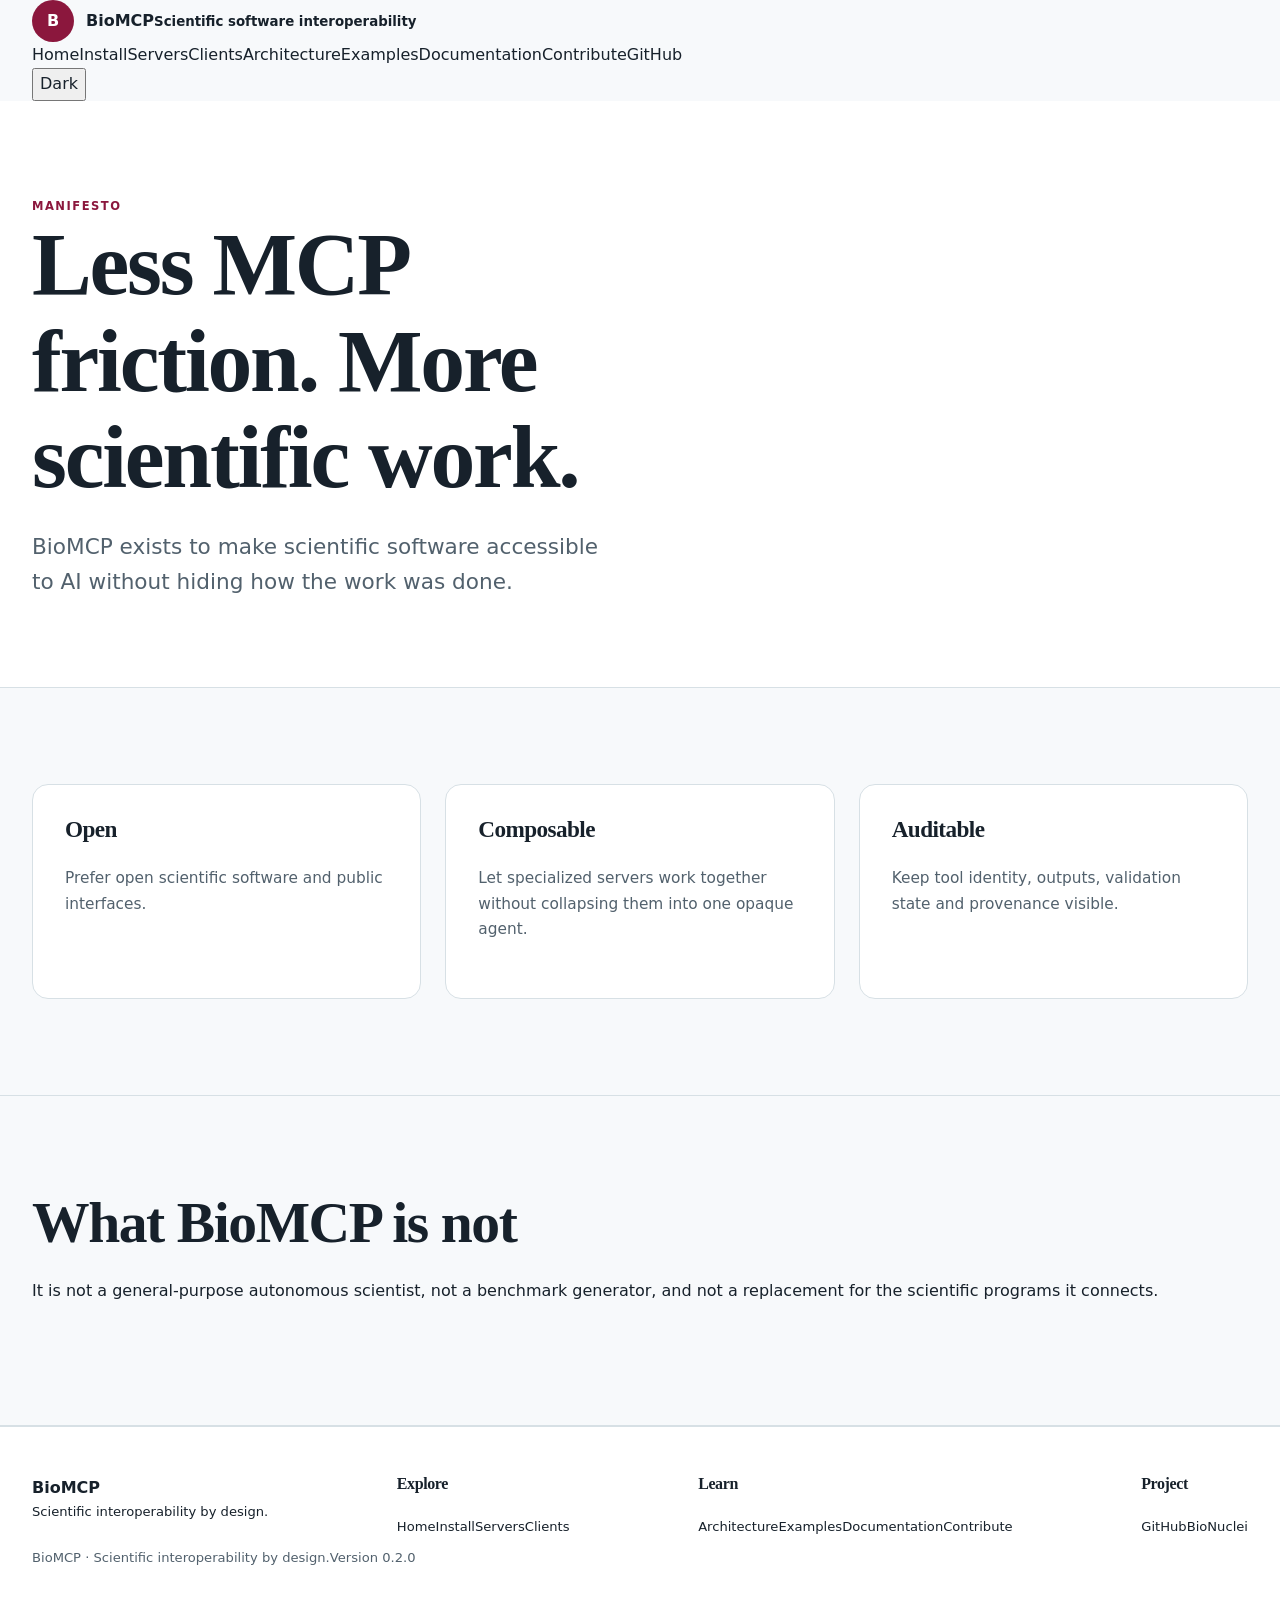
<file: docs/manifesto.html>
<!doctype html><html lang="en"><head><meta charset="utf-8"><meta name="viewport" content="width=device-width, initial-scale=1"><title>Manifesto | BioMCP</title><link rel="stylesheet" href="assets/site.css"><script src="assets/site.js" defer></script></head><body><nav class="site-nav"><div class="wrap nav-inner"><a class="brand" href="index.html"><span class="brand-mark">B</span><span>BioMCP<small>Scientific software interoperability</small></span></a><div class="nav-links"><a href="index.html">Home</a><a href="install.html">Install</a><a href="servers.html">Servers</a><a href="clients.html">Clients</a><a href="architecture.html">Architecture</a><a href="examples.html">Examples</a><a href="documentation.html">Documentation</a><a href="contributing.html">Contribute</a><a class="nav-github" href="https://github.com/BurhanAbdullah/BioMCP">GitHub</a></div><div class="nav-cta"><button class="theme-toggle" data-theme-toggle type="button">Dark</button></div></div></nav><main><section class="hero"><div class="wrap"><div class="eyebrow">Manifesto</div><h1>Less MCP friction. More scientific work.</h1><p class="lead">BioMCP exists to make scientific software accessible to AI without hiding how the work was done.</p></div></section><section class="section"><div class="wrap"><div class="grid3"><div class="card reveal"><h3>Open</h3><p>Prefer open scientific software and public interfaces.</p></div><div class="card reveal"><h3>Composable</h3><p>Let specialized servers work together without collapsing them into one opaque agent.</p></div><div class="card reveal"><h3>Auditable</h3><p>Keep tool identity, outputs, validation state and provenance visible.</p></div></div></div></section><section class="section alt"><div class="wrap"><h2>What BioMCP is not</h2><p>It is not a general-purpose autonomous scientist, not a benchmark generator, and not a replacement for the scientific programs it connects.</p></div></section></main><footer><div class="wrap"><div class="footer-grid"><div><div class="footer-brand">BioMCP</div><p>Scientific interoperability by design.</p></div><div><h4>Explore</h4><a href="index.html">Home</a><a href="install.html">Install</a><a href="servers.html">Servers</a><a href="clients.html">Clients</a></div><div><h4>Learn</h4><a href="architecture.html">Architecture</a><a href="examples.html">Examples</a><a href="documentation.html">Documentation</a><a href="contributing.html">Contribute</a></div><div><h4>Project</h4><a href="https://github.com/BurhanAbdullah/BioMCP">GitHub</a><a href="https://burhanabdullah.github.io/BioNuclei-DomainRobust/biomcp.html">BioNuclei</a></div></div><div class="footer-bottom"><span>BioMCP · Scientific interoperability by design.</span><span>Version 0.2.0</span></div></div></footer></body></html>
</file>
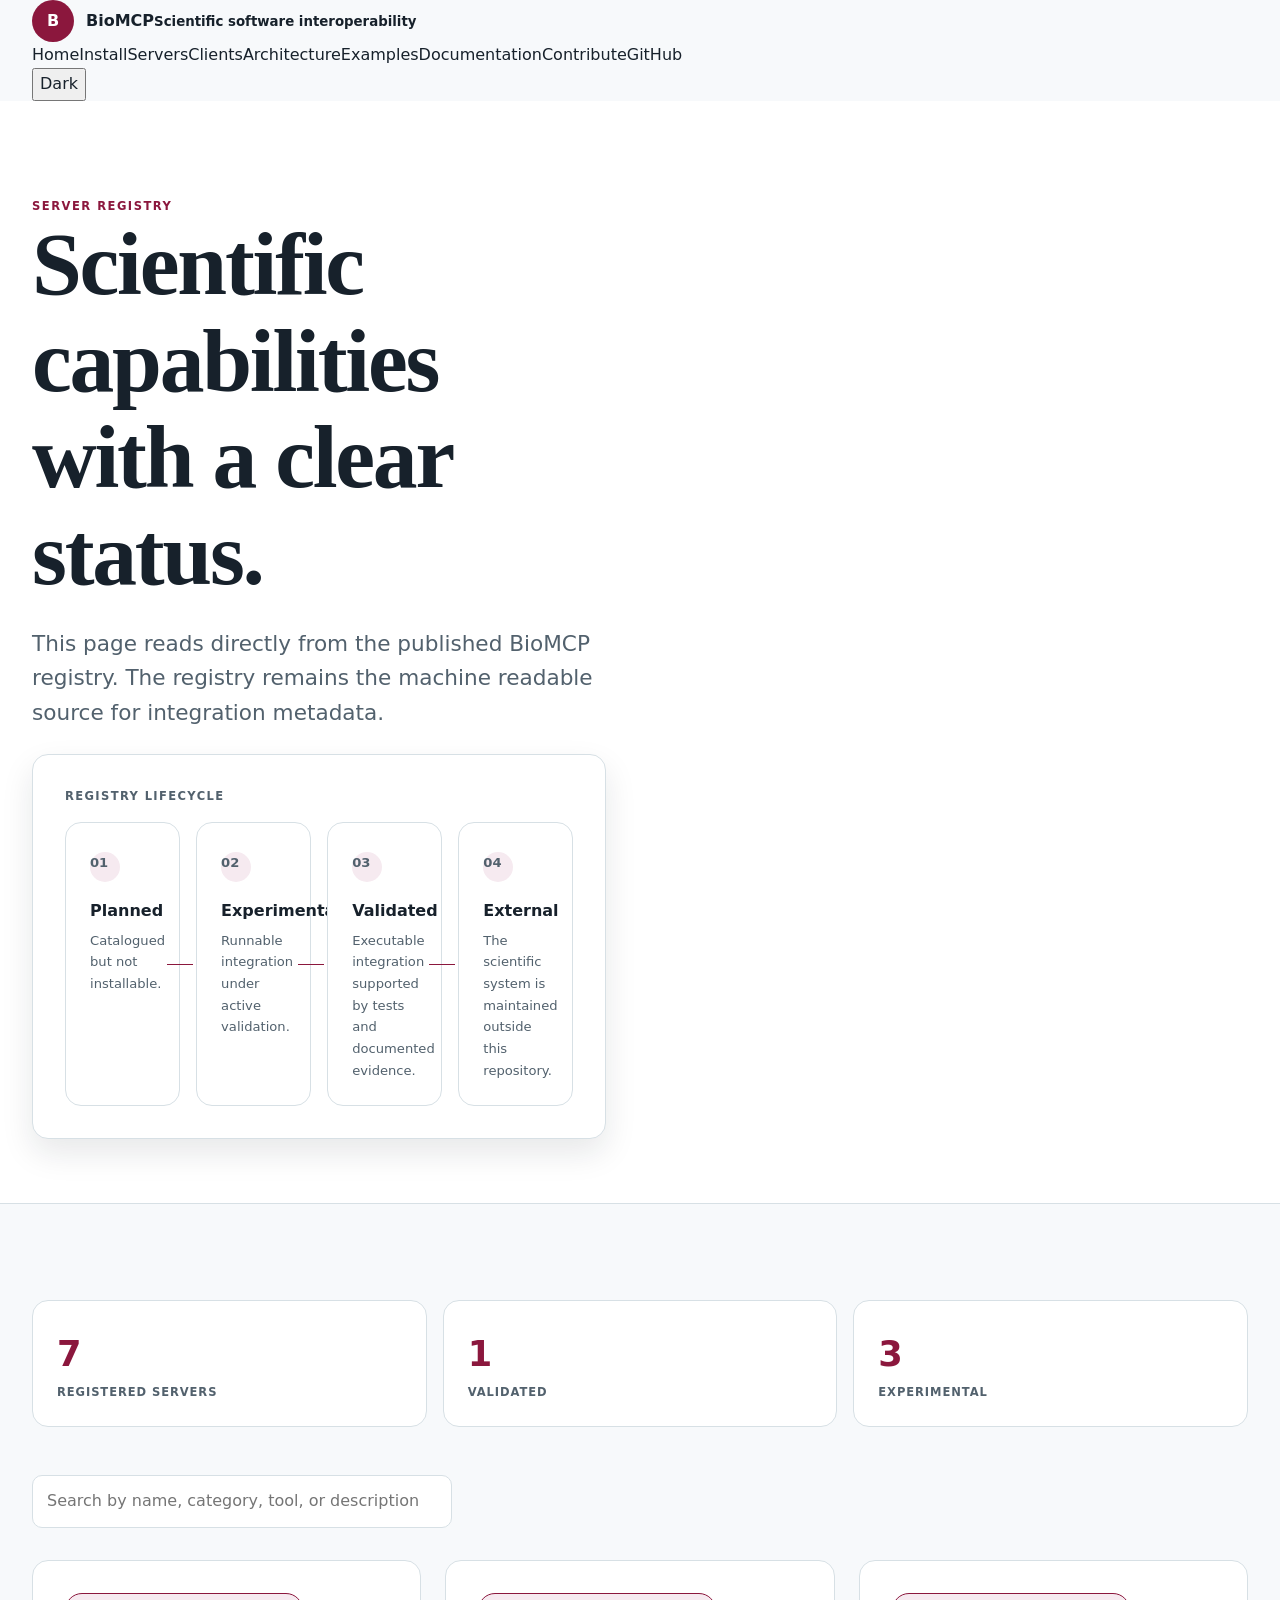
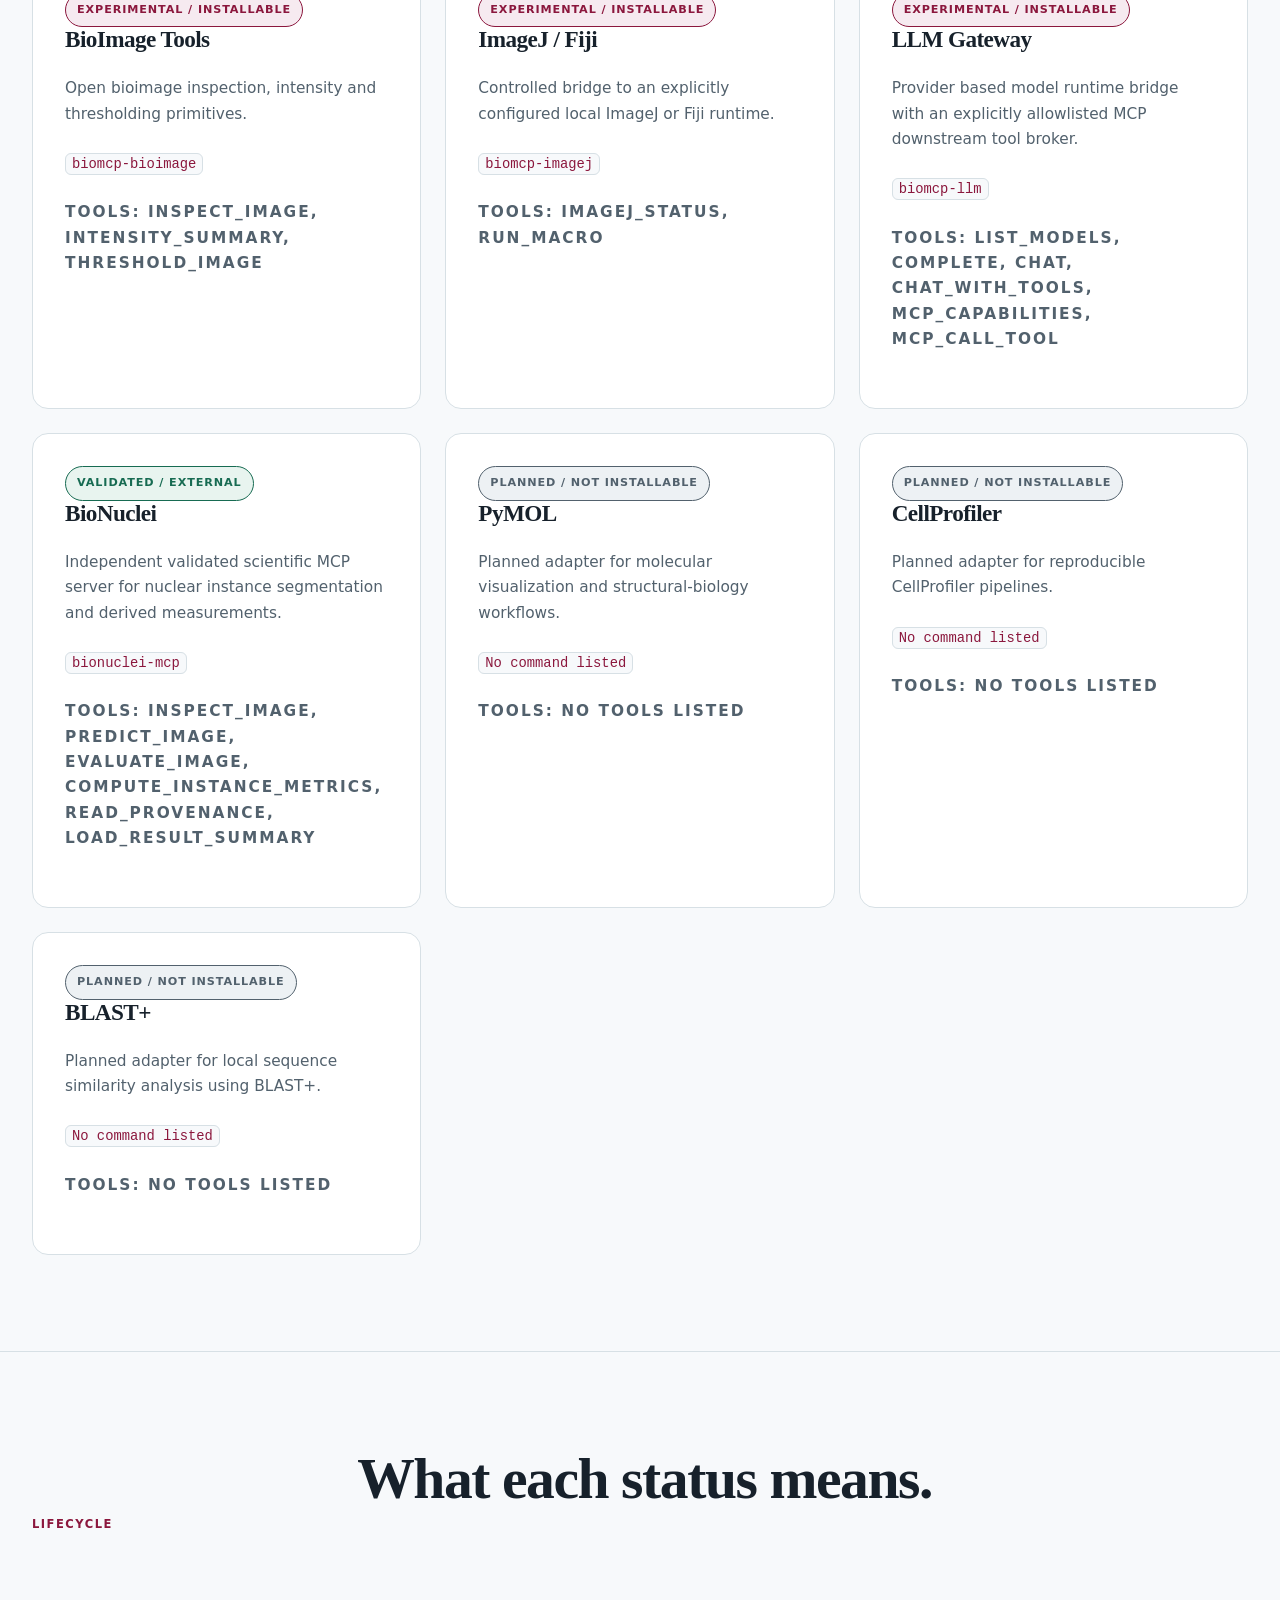
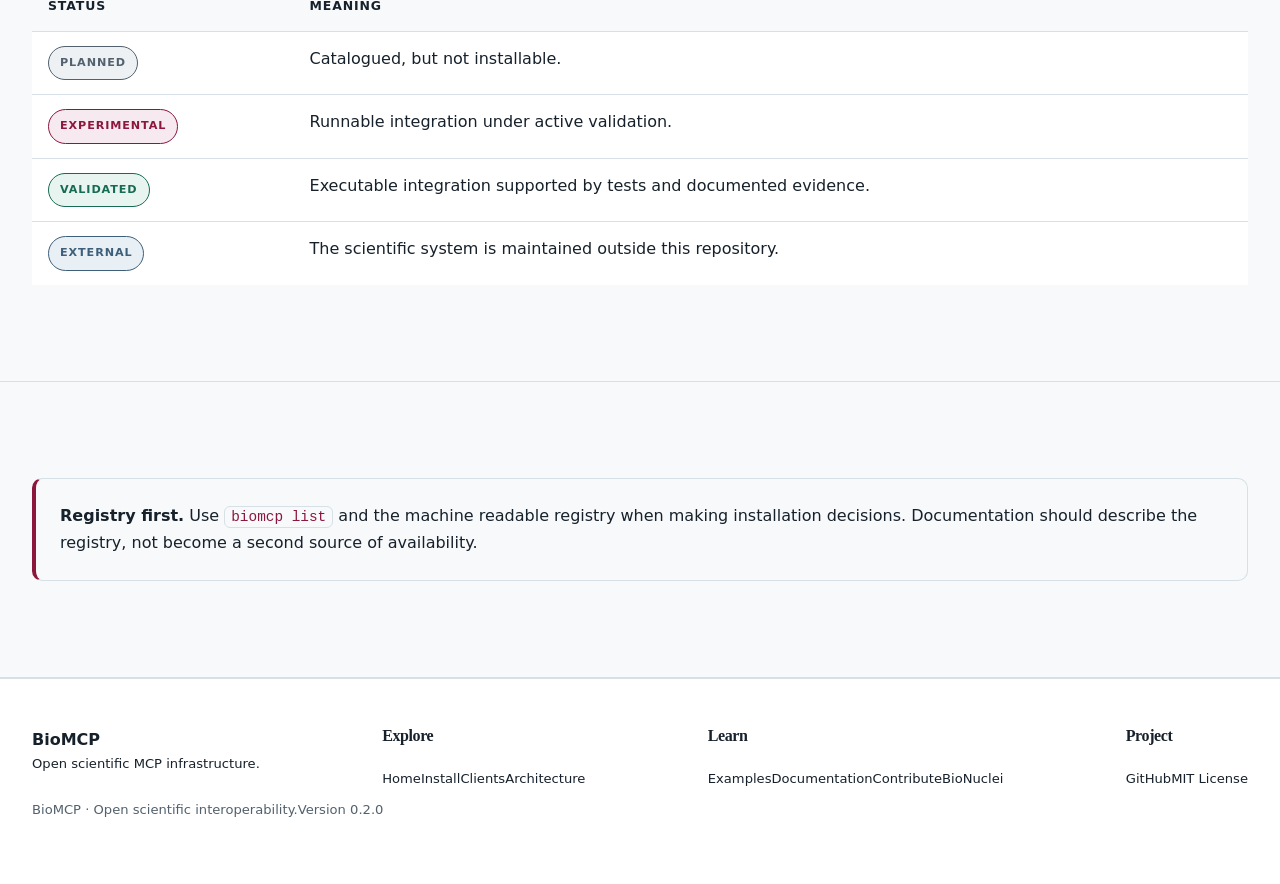
<file: docs/servers.html>
<!doctype html>
<html lang="en"><head><meta charset="utf-8"><meta name="viewport" content="width=device-width, initial-scale=1"><meta name="description" content="BioMCP scientific server registry."><title>Servers | BioMCP</title><link rel="stylesheet" href="assets/site.css"><script src="assets/site.js" defer></script></head>
<body><nav class="site-nav"><div class="wrap nav-inner"><a class="brand" href="index.html"><span class="brand-mark">B</span><span>BioMCP<small>Scientific software interoperability</small></span></a><div class="nav-links"><a href="index.html">Home</a><a href="install.html">Install</a><a href="servers.html">Servers</a><a href="clients.html">Clients</a><a href="architecture.html">Architecture</a><a href="examples.html">Examples</a><a href="documentation.html">Documentation</a><a href="contributing.html">Contribute</a><a class="nav-github" href="https://github.com/BurhanAbdullah/BioMCP">GitHub</a></div><div class="nav-cta"><button class="theme-toggle" data-theme-toggle type="button">Dark</button></div></div></nav>
<main><section class="hero"><div class="wrap hero-grid"><div class="hero-copy reveal"><div class="eyebrow">Server registry</div><h1>Scientific capabilities with a clear status.</h1><p class="lead">This page reads directly from the published BioMCP registry. The registry remains the machine readable source for integration metadata.</p></div><div class="hero-panel reveal"><div class="panel-label">Registry lifecycle</div><div class="flow"><div class="flow-step"><span class="flow-num">01</span><div><strong>Planned</strong><span>Catalogued but not installable.</span></div></div><div class="flow-step"><span class="flow-num">02</span><div><strong>Experimental</strong><span>Runnable integration under active validation.</span></div></div><div class="flow-step"><span class="flow-num">03</span><div><strong>Validated</strong><span>Executable integration supported by tests and documented evidence.</span></div></div><div class="flow-step"><span class="flow-num">04</span><div><strong>External</strong><span>The scientific system is maintained outside this repository.</span></div></div></div></div></div></section>
<section class="section alt"><div class="wrap"><div class="stats"><div class="stat-card reveal"><div class="stat" id="registry-total">0</div><div class="stat-label">Registered servers</div></div><div class="stat-card reveal"><div class="stat" id="registry-validated">0</div><div class="stat-label">Validated</div></div><div class="stat-card reveal"><div class="stat" id="registry-experimental">0</div><div class="stat-label">Experimental</div></div></div><div class="filter-bar reveal"><input class="filter-input" type="search" placeholder="Search by name, category, tool, or description" aria-label="Search servers" data-registry-filter></div><div class="grid3" id="server-grid" aria-live="polite"><p class="small">Loading the current registry.</p></div><p class="filter-empty" data-registry-empty hidden>No matching integrations were found. Try a broader search.</p></div></section>
<section class="section"><div class="wrap reveal"><div class="section-head"><div class="eyebrow">Lifecycle</div><h2>What each status means.</h2></div><table><thead><tr><th>Status</th><th>Meaning</th></tr></thead><tbody><tr><td><span class="status planned">Planned</span></td><td>Catalogued, but not installable.</td></tr><tr><td><span class="status experimental">Experimental</span></td><td>Runnable integration under active validation.</td></tr><tr><td><span class="status validated">Validated</span></td><td>Executable integration supported by tests and documented evidence.</td></tr><tr><td><span class="status external">External</span></td><td>The scientific system is maintained outside this repository.</td></tr></tbody></table></div></section>
<section class="section"><div class="wrap reveal"><div class="note"><strong>Registry first.</strong> Use <span class="code-inline">biomcp list</span> and the machine readable registry when making installation decisions. Documentation should describe the registry, not become a second source of availability.</div></div></section></main>
<footer><div class="wrap"><div class="footer-grid"><div><div class="footer-brand">BioMCP</div><p>Open scientific MCP infrastructure.</p></div><div><h4>Explore</h4><a href="index.html">Home</a><a href="install.html">Install</a><a href="clients.html">Clients</a><a href="architecture.html">Architecture</a></div><div><h4>Learn</h4><a href="examples.html">Examples</a><a href="documentation.html">Documentation</a><a href="contributing.html">Contribute</a><a href="https://burhanabdullah.github.io/BioNuclei-DomainRobust/biomcp.html">BioNuclei</a></div><div><h4>Project</h4><a href="https://github.com/BurhanAbdullah/BioMCP">GitHub</a><a href="LICENSE">MIT License</a></div></div><div class="footer-bottom"><span>BioMCP · Open scientific interoperability.</span><span>Version 0.2.0</span></div></div></footer></body></html>
</file>
<file: docs/assets/site.css>
:root{--text-primary:#17212b;--text-secondary:#52616d;--text-on-dark:#fff;--text-on-light:#17212b;--surface-base:#f7f9fb;--surface-elevated:#fff;--surface-code:#17212b;--text-code:#fff;--surface-table-header:#f7f9fb;--surface-quote:#f7f9fb;--border-subtle:#d7e0e5;--accent:#8b173d;--accent-dark:#68112f;--accent-soft:#f6eaf0;--status-valid:#176b52;--status-valid-soft:#e8f4ef;--status-exp:#8b173d;--status-exp-soft:#f6eaf0;--status-planned:#52616d;--status-planned-soft:#edf1f4;--status-external:#3e5f7a;--status-external-soft:#e9f0f5;--max:1240px;--space-1:4px;--space-2:8px;--space-3:16px;--space-4:24px;--space-5:32px;--space-6:48px;--space-7:64px;--space-8:96px;--radius-sm:10px;--radius-md:16px;--radius-lg:24px;--serif:"Times New Roman",Times,serif;--sans:Inter,ui-sans-serif,system-ui,-apple-system,BlinkMacSystemFont,"Segoe UI",sans-serif;--shadow:0 14px 32px rgba(23,33,43,.10)}
@media(prefers-color-scheme:dark){:root{--text-primary:#f3f7f9;--text-secondary:#b7c4cc;--text-on-dark:#fff;--text-on-light:#17212b;--surface-base:#0c141a;--surface-elevated:#14212a;--surface-code:#0a1015;--text-code:#f7fbfd;--surface-table-header:#1b2a34;--surface-quote:#14212a;--accent:#e68aa6;--accent-dark:#f0a9bc;--accent-soft:#3a202b;--status-valid:#6fd0ac;--status-valid-soft:#17362d;--status-exp:#e68aa6;--status-exp-soft:#3a202b;--status-planned:#b7c4cc;--status-planned-soft:#202d35;--status-external:#9fc1da;--status-external-soft:#1b303e;--border-subtle:#34434e;--shadow:0 14px 32px rgba(0,0,0,.28)}}
*{box-sizing:border-box}html{scroll-behavior:smooth}body{margin:0;background:var(--surface-base);color:var(--text-primary);font-family:var(--sans);font-size:16px;line-height:1.65;-webkit-font-smoothing:antialiased}body,button,input,select,textarea{color:var(--text-primary)}a{color:var(--text-primary);text-decoration:none}a:hover{color:var(--accent)}img{display:block;max-width:100%}button,input,select,textarea{font:inherit}.wrap{width:min(var(--max),calc(100% - 64px));margin-inline:auto}.page{width:min(var(--max),calc(100% - 64px));margin:auto;padding-bottom:var(--space-8)}h1,h2,h3,h4{font-family:var(--serif);font-weight:700;letter-spacing:-.025em;line-height:1.08;color:var(--text-primary);margin:0 0 var(--space-4)}h1{font-size:clamp(3.25rem,7vw,6.8rem)}h2{font-size:clamp(2.25rem,4.5vw,4rem)}h3{font-size:1.45rem}h4{font-size:1rem}p{margin:0 0 var(--space-4);color:var(--text-primary)}.muted,.note,.caption,.meta,.hero p,.intro{color:var(--text-secondary)}
.site-header{position:sticky;top:0;z-index:100;background:color-mix(in srgb,var(--surface-elevated) 94%,transparent);backdrop-filter:blur(18px);border-bottom:1px solid var(--border-subtle)}.nav{min-height:76px;display:flex;align-items:center;gap:var(--space-4)}.brand{display:flex;align-items:center;gap:12px;margin-right:auto;color:var(--text-primary);font-weight:800;line-height:1.05}.brand-mark{width:42px;height:42px;display:grid;place-items:center;border-radius:50%;background:var(--accent);color:var(--text-on-dark);font-weight:800}.navlinks{display:flex;align-items:center;gap:4px;font-size:.9rem}.navlinks a{padding:10px 12px;border:1px solid transparent;border-radius:var(--radius-sm);background:transparent;color:var(--text-primary);font-weight:700}.navlinks a:hover,.navlinks a[aria-current=page]{background:var(--surface-base);color:var(--accent)}.nav-github{border-color:var(--border-subtle)!important}.nav-toggle{display:none;padding:10px 13px;border:1px solid var(--border-subtle);border-radius:var(--radius-sm);background:var(--surface-elevated);color:var(--text-primary);cursor:pointer}.btn{display:inline-flex;align-items:center;justify-content:center;gap:8px;min-height:44px;padding:11px 18px;border:1px solid var(--accent);border-radius:var(--radius-sm);background:var(--surface-elevated);color:var(--accent);font-weight:800;cursor:pointer;transition:transform .18s ease,background .18s ease,color .18s ease,border-color .18s ease,box-shadow .18s ease}.btn:hover,.btn:focus-visible{background:var(--accent);color:var(--text-on-dark);border-color:var(--accent);transform:translateY(-2px);box-shadow:0 10px 26px color-mix(in srgb,var(--accent) 22%,transparent)}.btn.primary{background:var(--accent);color:var(--text-on-dark)}.btn.primary:hover,.btn.primary:focus-visible{background:var(--text-primary);color:var(--surface-elevated);border-color:var(--text-primary)}.btn.secondary{background:var(--surface-elevated);color:var(--accent)}.btn.small{min-height:38px;padding:8px 13px;font-size:.86rem}.actions{display:flex;gap:var(--space-3);flex-wrap:wrap;margin-top:var(--space-5)}:focus-visible{outline:3px solid var(--accent);outline-offset:3px}
.eyebrow,.kicker,.tag,.program-num{font-size:.72rem;font-weight:850;letter-spacing:.13em;text-transform:uppercase;color:var(--accent)}.badge,.status{display:inline-flex;align-items:center;gap:6px;padding:7px 11px;border:1px solid currentColor;border-radius:999px;background:var(--surface-elevated);font-size:.7rem;font-weight:800;letter-spacing:.08em;text-transform:uppercase}.badge.experimental,.status.experimental{color:var(--status-exp);background:var(--status-exp-soft);border-color:var(--status-exp)}.badge.validated,.status.validated{color:var(--status-valid);background:var(--status-valid-soft);border-color:var(--status-valid)}.badge.planned,.status.planned{color:var(--status-planned);background:var(--status-planned-soft);border-color:var(--status-planned)}.badge.external,.status.external{color:var(--status-external);background:var(--status-external-soft);border-color:var(--status-external)}
.hero{padding:var(--space-8) 0 var(--space-7);background:var(--surface-elevated);border-bottom:1px solid var(--border-subtle);display:grid;grid-template-columns:minmax(0,1.05fr) minmax(340px,.95fr);gap:var(--space-7);align-items:center}.hero h1{max-width:900px}.hero .lead{font-size:clamp(1.1rem,1.7vw,1.35rem);line-height:1.6;max-width:900px;color:var(--text-secondary)}.hero-copy{max-width:900px}.hero-panel{background:var(--surface-elevated);border:1px solid var(--border-subtle);border-radius:var(--radius-md);padding:var(--space-5);box-shadow:var(--shadow)}.panel-label{font-size:.72rem;text-transform:uppercase;letter-spacing:.12em;font-weight:800;color:var(--text-secondary);margin-bottom:var(--space-3)}.hero-meta{display:flex;gap:var(--space-3);flex-wrap:wrap;margin-top:var(--space-5);padding-top:var(--space-3);border-top:1px solid var(--border-subtle);color:var(--text-secondary);font-size:.78rem;font-weight:700}.hero-meta span{padding:6px 9px;border:1px solid var(--border-subtle);border-radius:999px;background:var(--surface-base)}
.section{padding:var(--space-8) 0;border-bottom:1px solid var(--border-subtle)}.section-tight{padding-top:var(--space-6);padding-bottom:var(--space-6)}.section-head{max-width:900px;margin-bottom:var(--space-6)}.section-head{display:flex;justify-content:space-between;gap:var(--space-5);align-items:end}.section-head>div{min-width:0}.section-head p{margin:0;color:var(--text-secondary);max-width:560px}.grid3,.grid{display:grid;grid-template-columns:repeat(3,minmax(0,1fr));gap:var(--space-4)}.grid2,.grid-2{display:grid;grid-template-columns:repeat(2,minmax(0,1fr));gap:var(--space-4)}.card,.feature,.biomcp-card{background:var(--surface-elevated);color:var(--text-primary);border:1px solid var(--border-subtle);border-radius:var(--radius-md);padding:var(--space-5);transition:transform .2s ease,box-shadow .2s ease,border-color .2s ease}.card:hover,.feature:hover,.biomcp-card:hover{transform:translateY(-3px);box-shadow:var(--shadow);border-color:var(--accent)}.card p,.feature p,.biomcp-card p{color:var(--text-secondary);font-size:.96rem}.card .meta{display:block;font-size:.72rem;text-transform:uppercase;letter-spacing:.08em;font-weight:850;color:var(--accent);margin-bottom:var(--space-2)}.stats{display:grid;grid-template-columns:repeat(3,1fr);gap:var(--space-3);margin:0 0 var(--space-6)}.stat-card{padding:var(--space-4);border:1px solid var(--border-subtle);background:var(--surface-elevated);border-radius:var(--radius-md)}.stat{font-size:2.2rem;font-weight:800;color:var(--accent)}.stat-label{font-size:.72rem;color:var(--text-secondary);text-transform:uppercase;letter-spacing:.08em;font-weight:750}
.flow{display:grid;grid-template-columns:repeat(4,minmax(0,1fr));gap:var(--space-3)}.flow-step{position:relative;padding:var(--space-4);background:var(--surface-elevated);color:var(--text-primary);border:1px solid var(--border-subtle);border-radius:var(--radius-md)}.flow-step:not(:last-child):after{content:"";position:absolute;right:-14px;top:50%;width:26px;height:1px;background:var(--accent);z-index:2}.flow-num{display:grid;place-items:center;width:30px;height:30px;border-radius:50%;background:var(--accent-soft);color:var(--accent);font-size:.7rem;font-weight:850;margin-bottom:var(--space-3)}.flow-step strong{display:block;font-size:1rem}.flow-step span{display:block;color:var(--text-secondary);font-size:.82rem;margin-top:5px}.architecture-flow{display:grid;grid-template-columns:repeat(5,minmax(0,1fr));gap:var(--space-3)}.architecture-flow .flow-node{position:relative;padding:var(--space-4);border:1px solid var(--border-subtle);border-radius:var(--radius-md);background:var(--surface-elevated)}.architecture-flow .flow-node:not(:last-child):after{content:"";position:absolute;right:-13px;top:50%;width:24px;height:1px;background:var(--accent)}.flow-node strong{display:block;color:var(--accent);font-size:1rem;margin-bottom:var(--space-2)}.flow-node p{font-size:.84rem;color:var(--text-secondary);margin:0}
.code,pre,.biomcp-code{position:relative;background:var(--surface-code);color:var(--text-code);border:1px solid var(--surface-code);border-radius:var(--radius-md);padding:var(--space-5);overflow:auto;font:.9rem/1.65 ui-monospace,SFMono-Regular,Consolas,"Liberation Mono",monospace;white-space:pre-wrap}.code-line{display:block}.code-index{display:inline-block;width:30px;color:color-mix(in srgb,var(--text-code) 55%,transparent)}.code-copy{float:right;margin:0 0 8px 12px;padding:6px 10px;border:1px solid color-mix(in srgb,var(--text-code) 35%,transparent);border-radius:var(--radius-sm);background:transparent;color:var(--text-code);font:.72rem var(--sans);font-weight:800;cursor:pointer}.code-copy:hover{border-color:var(--text-code)}.code-inline,code{font-family:ui-monospace,SFMono-Regular,Consolas,monospace;font-size:.9em;background:var(--surface-base);color:var(--accent);border:1px solid var(--border-subtle);padding:2px 6px;border-radius:6px}pre code{background:transparent;color:inherit;border:0;padding:0}blockquote{margin:var(--space-4) 0;padding:var(--space-4) var(--space-5);background:var(--surface-quote);color:var(--text-primary);border-left:4px solid var(--accent);border-radius:0 var(--radius-sm) var(--radius-sm) 0}blockquote p{color:inherit}.table-wrap{overflow-x:auto;border:1px solid var(--border-subtle);border-radius:var(--radius-md)}table{width:100%;border-collapse:collapse;background:var(--surface-elevated);color:var(--text-primary)}th,td{padding:14px 16px;border-bottom:1px solid var(--border-subtle);text-align:left;vertical-align:top;color:var(--text-primary)}th{font-size:.78rem;text-transform:uppercase;letter-spacing:.07em;background:var(--surface-table-header);color:var(--text-primary)}tbody tr:last-child td{border-bottom:0}tbody tr:hover td{background:color-mix(in srgb,var(--accent) 5%,var(--surface-elevated))}
.builder{border:1px solid var(--border-subtle);background:var(--surface-elevated);padding:var(--space-6);border-top:3px solid var(--accent);border-radius:var(--radius-md)}.builder-grid{display:grid;grid-template-columns:1fr 1fr;gap:var(--space-6)}.choices{display:grid;gap:var(--space-2)}.choice{display:flex;gap:11px;align-items:flex-start;padding:12px 14px;border:1px solid var(--border-subtle);border-radius:var(--radius-sm);cursor:pointer}.choice:hover{border-color:var(--accent);background:var(--surface-base)}.choice input{margin-top:4px;accent-color:var(--accent)}.choice strong{display:block;font-size:.95rem}.choice small{display:block;color:var(--text-secondary);font-size:.78rem;margin-top:2px}.builder-label{display:block;font-size:.72rem;text-transform:uppercase;letter-spacing:.08em;color:var(--text-secondary);font-weight:800;margin-bottom:9px}.select,.filter-input{width:min(420px,100%);padding:12px 14px;border:1px solid var(--border-subtle);border-radius:var(--radius-sm);background:var(--surface-elevated);color:var(--text-primary);outline:none}.select:focus,.filter-input:focus{border-color:var(--accent);box-shadow:0 0 0 3px var(--accent-soft)}.tabs{display:flex;gap:6px;flex-wrap:wrap;margin-bottom:var(--space-3)}.tab{padding:9px 14px;border:1px solid var(--border-subtle);border-radius:var(--radius-sm);background:var(--surface-elevated);color:var(--text-primary);font:650 .82rem var(--sans);cursor:pointer}.tab:hover,.tab.is-active{background:var(--accent);border-color:var(--accent);color:var(--text-on-dark)}.text-link{color:var(--accent);font-weight:800;text-decoration:underline;text-underline-offset:4px}.list{display:grid;gap:10px;padding:0;margin:0;list-style:none}.list li{padding:12px 14px;border:1px solid var(--border-subtle);border-radius:var(--radius-sm);background:var(--surface-elevated)}.note,.notice{padding:var(--space-4);background:var(--surface-quote);color:var(--text-primary);border:1px solid var(--border-subtle);border-left:4px solid var(--accent);border-radius:var(--radius-sm)}.success{border-color:var(--status-valid);background:var(--status-valid-soft)}.quickstart-grid{display:grid;grid-template-columns:minmax(0,1.35fr) minmax(280px,.65fr);gap:var(--space-4)}.quickstart-note{border:1px solid var(--border-subtle);border-left:4px solid var(--accent);padding:var(--space-5);background:var(--surface-elevated);border-radius:var(--radius-md)}.quickstart-note p{color:var(--text-secondary)}.roadmap-grid{display:grid;grid-template-columns:repeat(3,minmax(0,1fr));gap:var(--space-4)}.roadmap-card{min-height:220px}.trust-strip{display:flex;gap:var(--space-3);flex-wrap:wrap;align-items:center;padding-top:var(--space-5);margin-top:var(--space-5);border-top:1px solid var(--border-subtle)}.trust-item{display:inline-flex;align-items:center;gap:8px;padding:8px 11px;border:1px solid var(--border-subtle);border-radius:999px;background:var(--surface-elevated);font-size:.76rem;font-weight:800;color:var(--text-secondary)}.trust-item strong{color:var(--accent)}.documentation-hero{padding:var(--space-7) 0 var(--space-6);background:var(--surface-elevated);border-bottom:1px solid var(--border-subtle)}.prose{max-width:900px}.prose p{color:var(--text-primary)}.prose h2{margin-top:var(--space-7)}.prose h3{margin-top:var(--space-5)}.site-trust{display:flex;justify-content:space-between;gap:var(--space-4);align-items:center;padding-top:var(--space-5);margin-top:var(--space-5);border-top:1px solid var(--border-subtle)}.site-trust div{display:flex;gap:var(--space-3);flex-wrap:wrap;align-items:center}.site-trust a{color:var(--accent);font-weight:800}.js .reveal{opacity:0;transform:translateY(12px);transition:opacity .55s ease,transform .55s ease}.js .reveal.is-visible{opacity:1;transform:none}.filter-bar{display:flex;gap:12px;align-items:center;margin:0 0 var(--space-5)}.filter-empty{color:var(--text-secondary);padding:14px 0}.checklist{display:grid;gap:10px;margin-top:18px}.check-item{display:flex;gap:11px;align-items:flex-start;padding:12px 14px;border:1px solid var(--border-subtle);border-radius:var(--radius-sm);background:var(--surface-elevated)}.check-item input{margin-top:5px;accent-color:var(--accent)}.progress{color:var(--accent);font-size:.82rem;font-weight:800}.small{font-size:.82rem;color:var(--text-secondary)}[hidden]{display:none!important}footer{margin-top:0;border-top:1px solid var(--border-subtle);background:var(--surface-elevated);padding:var(--space-6) 0 var(--space-7);color:var(--text-secondary);font-size:.82rem}.footer-grid{display:flex;justify-content:space-between;gap:var(--space-4);align-items:flex-start}.footer-brand{color:var(--text-primary);font-weight:800;font-size:1rem}.footer-links{display:flex;gap:var(--space-4);flex-wrap:wrap}.footer-links a:hover{color:var(--accent)}
@media(max-width:1000px){.hero{grid-template-columns:1fr;gap:var(--space-6)}.grid3,.grid,.roadmap-grid{grid-template-columns:1fr}.grid2,.grid-2,.quickstart-grid,.builder-grid{grid-template-columns:1fr}.stats{grid-template-columns:1fr}.flow,.architecture-flow{grid-template-columns:1fr}.flow-step:not(:last-child):after,.architecture-flow .flow-node:not(:last-child):after{right:auto;left:50%;top:auto;bottom:-14px;width:1px;height:26px}.section-head{display:block}.section-head p{margin-top:10px}.nav{padding-top:14px;padding-bottom:14px}.nav-toggle{display:inline-flex;align-items:center;justify-content:center}.navlinks{display:none;position:absolute;left:18px;right:18px;top:76px;padding:10px;background:var(--surface-elevated);border:1px solid var(--border-subtle);box-shadow:var(--shadow);z-index:30}.navlinks.is-open{display:flex;flex-direction:column;align-items:stretch}.navlinks a{width:100%}.nav-github{display:block!important}.site-trust{display:block}.site-trust div+div{margin-top:12px}}@media(max-width:600px){.wrap{width:calc(100% - 36px)}h1{font-size:3rem}.hero{padding-top:var(--space-7)}.hero .lead{font-size:1.1rem}.footer-grid{display:block}.footer-links{margin-top:var(--space-3)}.filter-bar{display:block}.filter-input,.select{width:100%}.stats{gap:10px}.code,pre{font-size:.82rem;padding:var(--space-4)}}@media(prefers-reduced-motion:reduce){*,*::before,*::after{scroll-behavior:auto!important;transition:none!important}.js .reveal{opacity:1;transform:none}}
</file>
